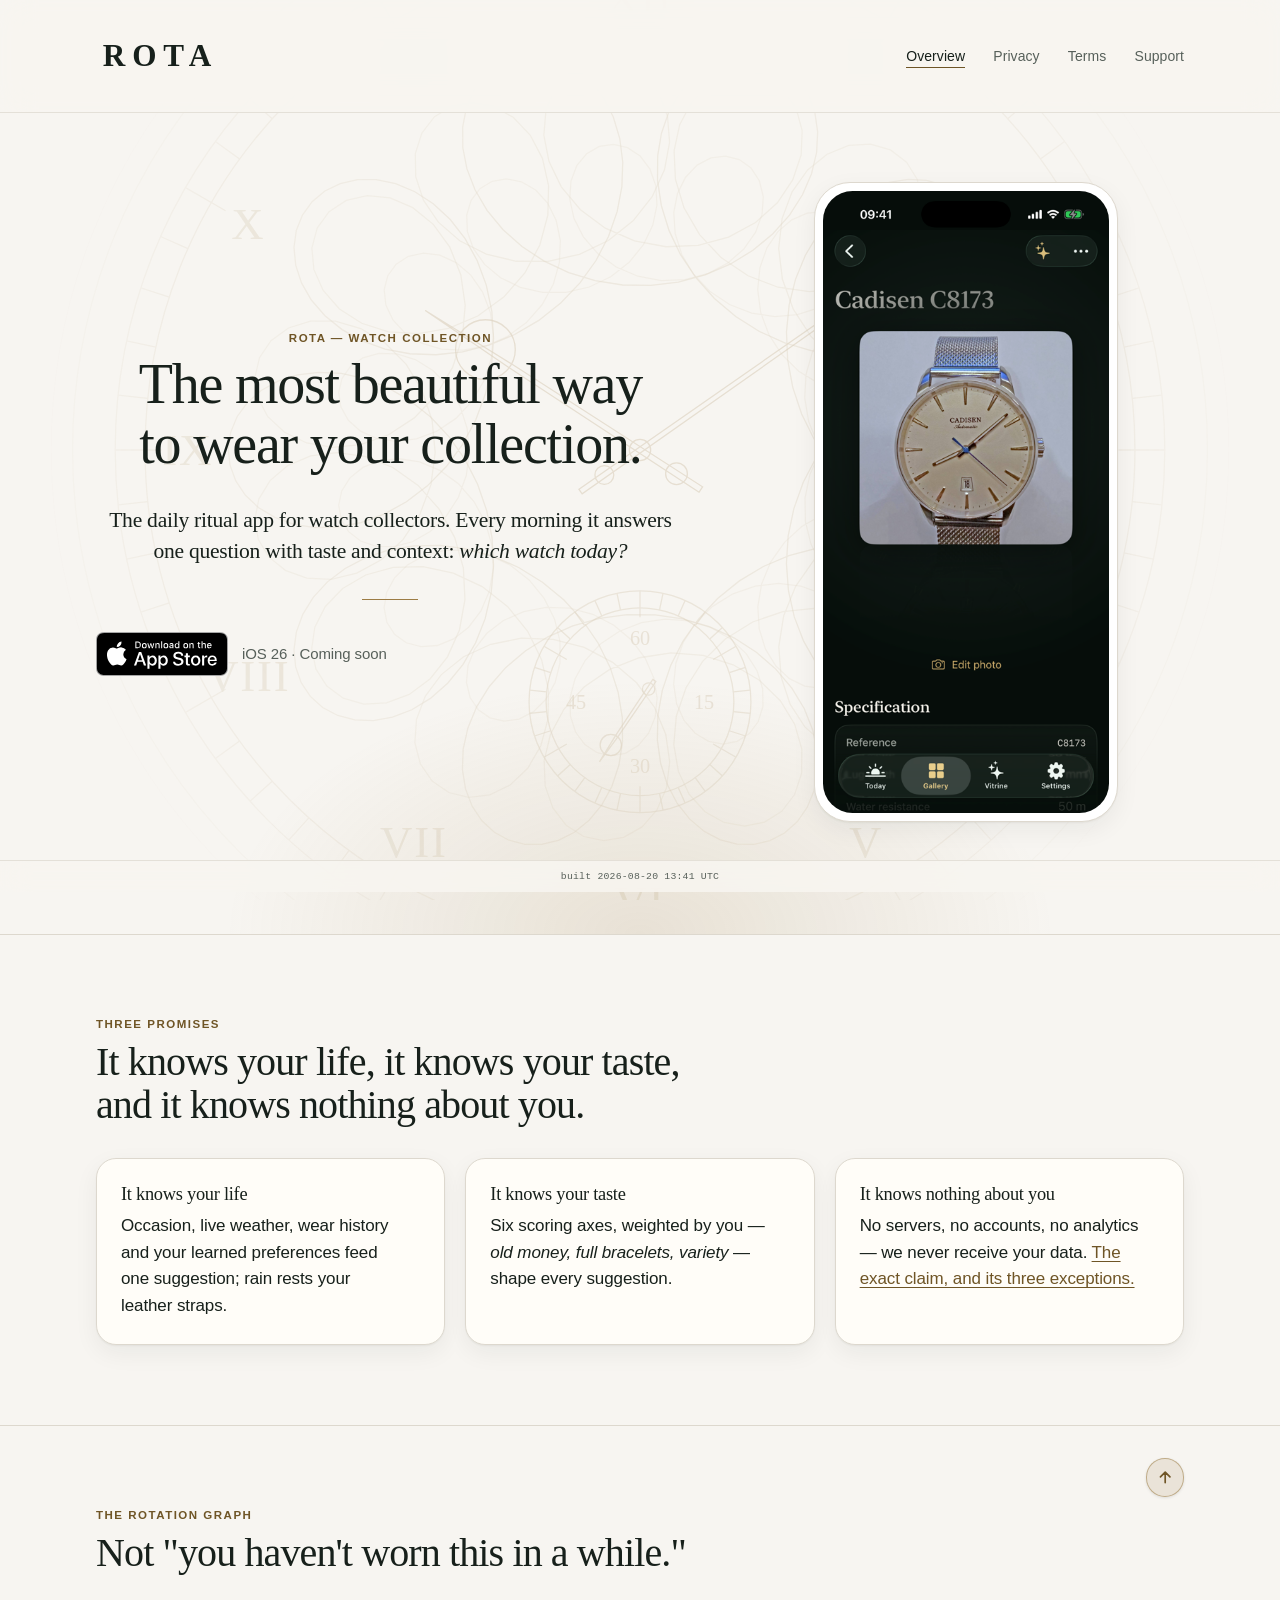
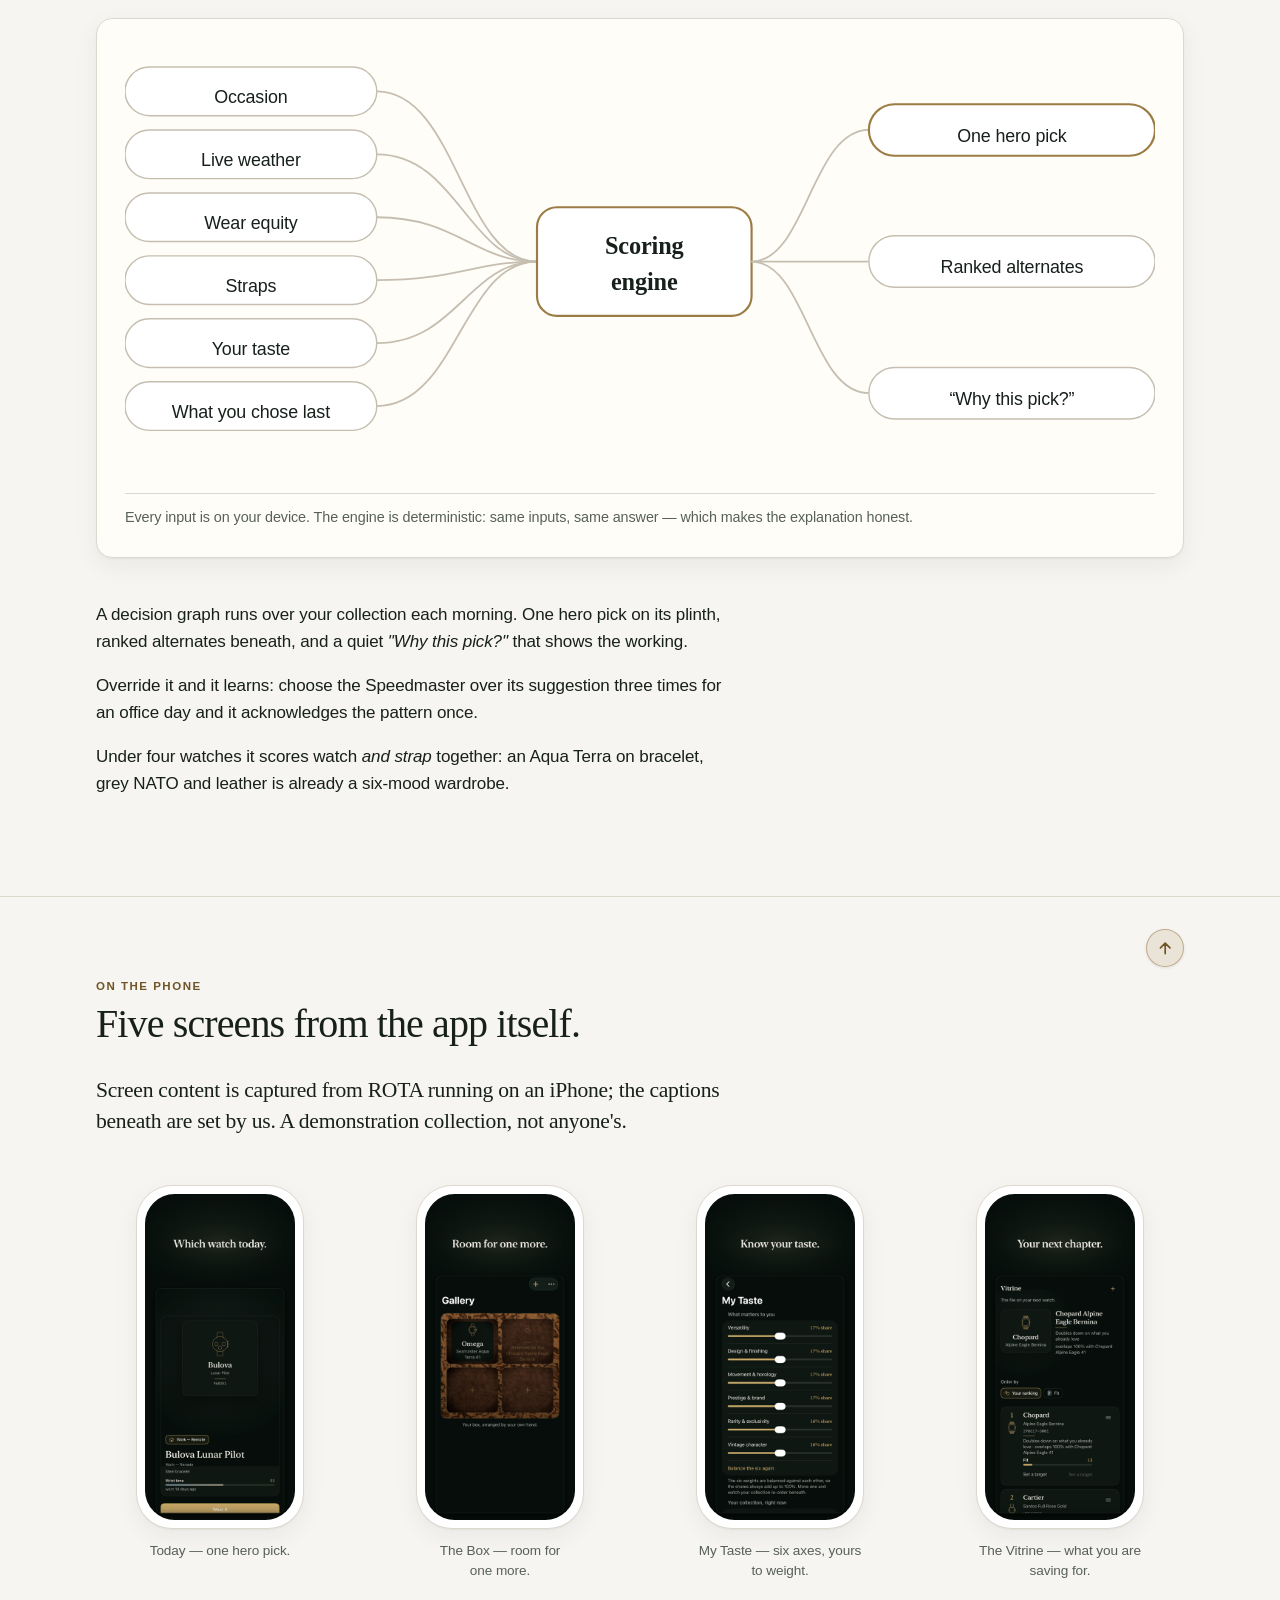
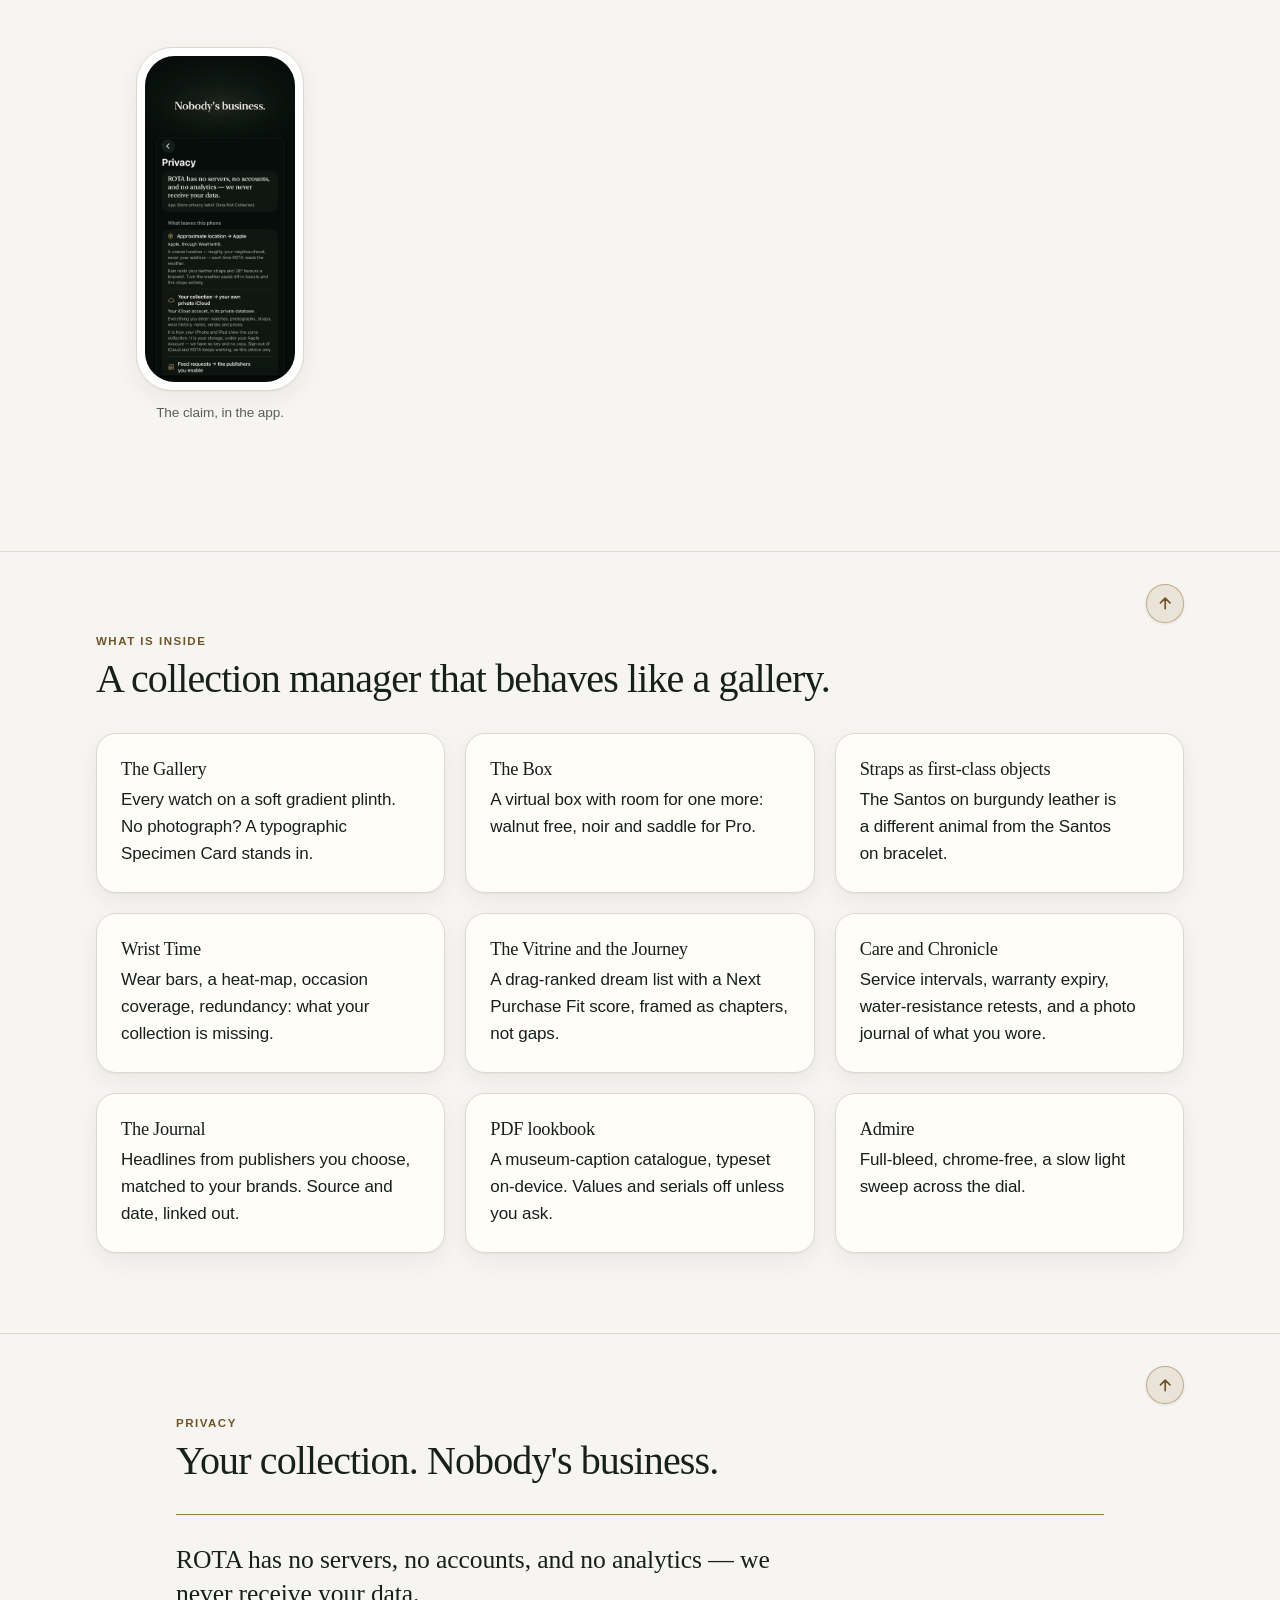
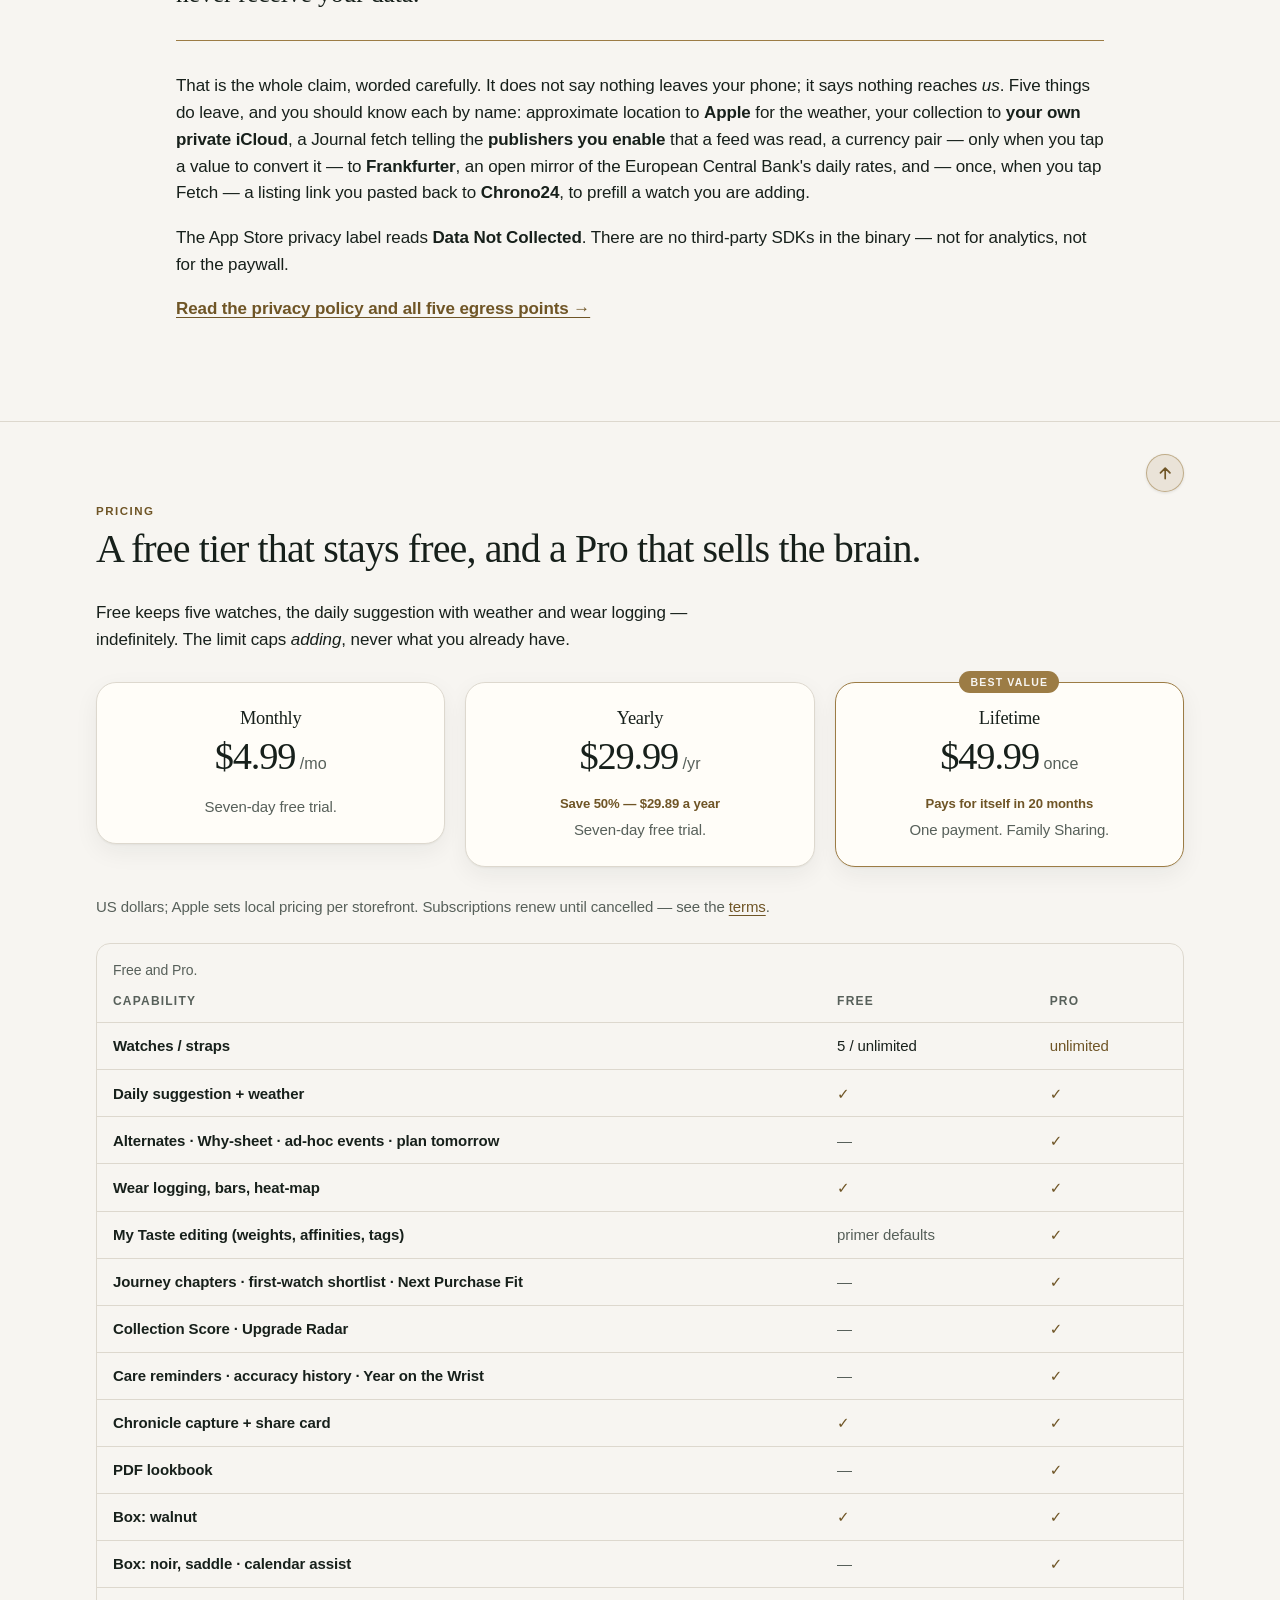
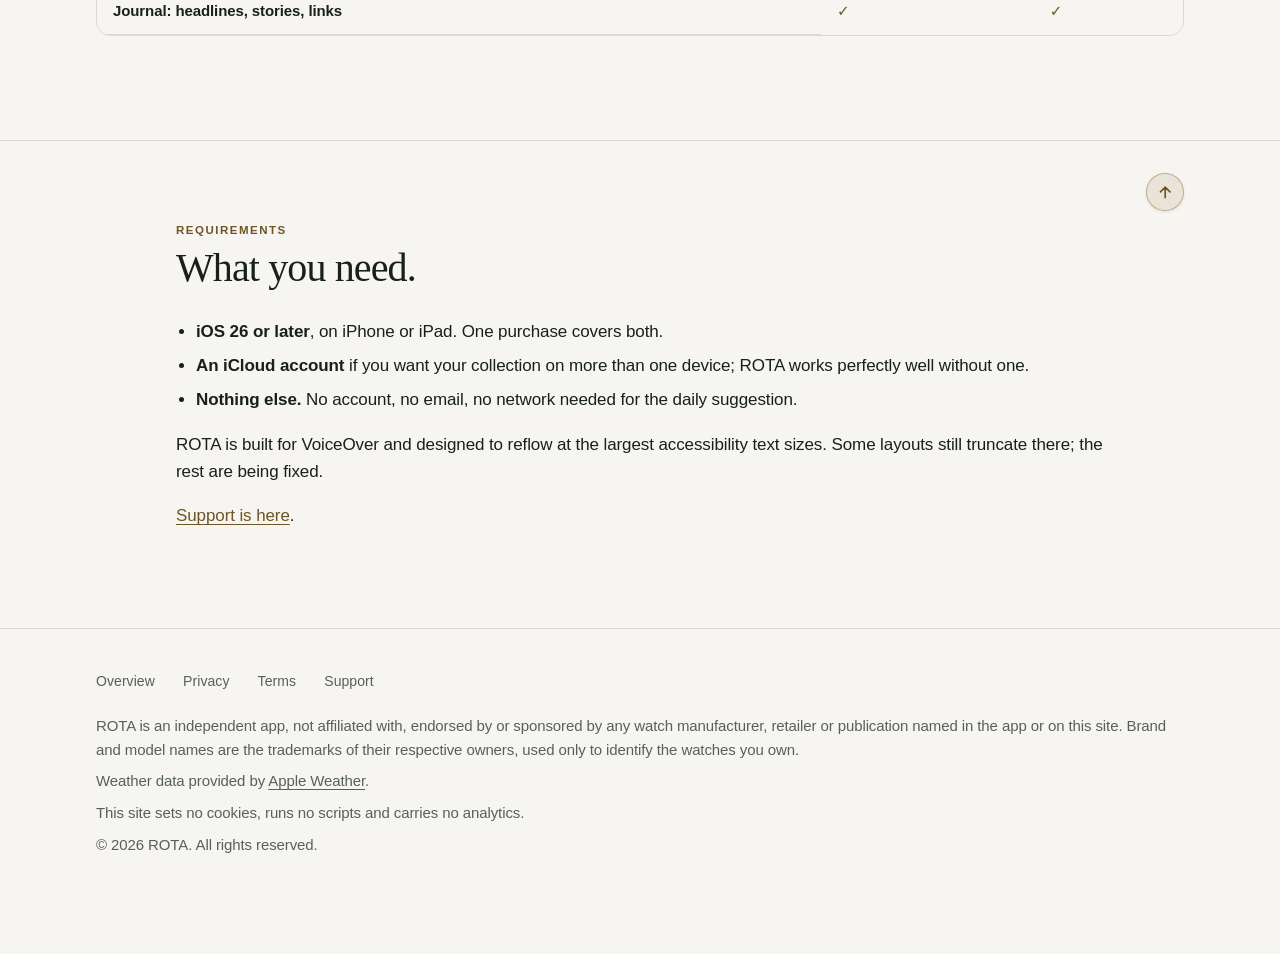
<file: docs/index.html>
<!DOCTYPE html>
<html lang="en">
<head>
<meta charset="utf-8">
<meta name="viewport" content="width=device-width, initial-scale=1">
<title>ROTA — Watch Collection</title>
<meta name="description" content="ROTA is the daily ritual app for watch collectors. Every morning it answers one question with taste and context: which watch today? No servers, no accounts, no analytics.">
<meta name="color-scheme" content="light dark">
<meta name="theme-color" content="#0E1512">
<link rel="stylesheet" href="assets/rota.css?v=20260820134101">
</head>
<body>
<div class="backdrop" aria-hidden="true">
<svg class="guilloche-bg" viewBox="0 0 600 600" aria-hidden="true" focusable="false">
  <g fill="none" stroke="currentColor" stroke-width="0.6" vector-effect="non-scaling-stroke">
    <circle cx="300.0" cy="300.0" r="285" opacity="0.42"/>
    <circle cx="300.0" cy="300.0" r="276" opacity="0.30"/>
    <circle cx="300.0" cy="300.0" r="266" opacity="0.5"/>
    <path d="M285,22 L285,10 A15,15 0 0 1 315,10 L315,22" opacity="0.5"/>
    <rect x="286" y="20" width="28" height="16" rx="4" opacity="0.5"/>
    <circle cx="300" cy="6" r="13" opacity="0.45"/>
    <path d="M493.00,300.00L492.04,292.32L489.17,284.97L484.50,278.28L478.17,272.54L470.38,268.04L461.37,265.01L451.42,263.62L440.84,264.00L429.97,266.24L419.13,270.34L408.67,276.25L398.90,283.87L390.12,293.03L382.59,303.53L376.53,315.11L372.12,327.47L369.46,340.29L368.63,353.26L369.60,366.01L372.33,378.24L376.69,389.61L382.51,399.85L389.55,408.69L397.57,415.93L406.25,421.42L415.28,425.05L424.32,426.78L433.04,426.63L441.12,424.67L448.23,421.05L454.12,415.95L458.52,409.60L461.27,402.29L462.20,394.31L461.25,385.99L458.37,377.68L453.62,369.69L447.09,362.35L438.93,355.97L429.34,350.81L418.57,347.10L406.91,345.02L394.68,344.69L382.19,346.18L369.79,349.50L357.82,354.59L346.58,361.35L336.39,369.60L327.49,379.14L320.10,389.70L314.38,400.98L310.46,412.67L308.38,424.44L308.14,435.94L309.66,446.85L312.83,456.86L317.46,465.67L323.32,473.05L330.15,478.78L337.65,482.72L345.49,484.77L353.34,484.90L360.87,483.13L367.75,479.54L373.67,474.28L378.37,467.53L381.60,459.55L383.19,450.61L382.98,441.01L380.91,431.09L376.96,421.17L371.17,411.60L363.64,402.70L354.53,394.76L344.05,388.04L332.46,382.78L320.03,379.15L307.08,377.27L293.96,377.19L280.99,378.93L268.51,382.43L256.83,387.57L246.25,394.17L237.03,402.03L229.37,410.86L223.43,420.39L219.33,430.29L217.11,440.23L216.76,449.86L218.21,458.87L221.32,466.94L225.90,473.79L231.74,479.18L238.55,482.91L246.04,484.83L253.88,484.85L261.74,482.95L269.27,479.16L276.17,473.56L282.12,466.31L286.85,457.60L290.14,447.68L291.80,436.83L291.70,425.37L289.77,413.61L286.00,401.90L280.42,390.57L273.16,379.95L264.37,370.32L254.27,361.95L243.11,355.07L231.18,349.84L218.81,346.37L206.31,344.74L194.04,344.92L182.33,346.87L171.48,350.46L161.79,355.51L153.50,361.81L146.83,369.08L141.94,377.02L138.91,385.33L137.80,393.66L138.59,401.67L141.19,409.05L145.48,415.48L151.25,420.69L158.28,424.44L166.29,426.53L174.97,426.83L184.00,425.26L193.04,421.78L201.76,416.44L209.84,409.33L216.98,400.60L222.90,390.47L227.38,379.18L230.24,367.01L231.36,354.28L230.67,341.33L228.16,328.48L223.88,316.07L217.95,304.42L210.53,293.83L201.84,284.55L192.14,276.80L181.72,270.74L170.90,266.50L160.02,264.11L149.41,263.58L139.40,264.83L130.30,267.75L122.40,272.14L115.94,277.78L111.13,284.41L108.12,291.71L107.01,299.38L107.82,307.08L110.53,314.47L115.06,321.22L121.27,327.04L128.95,331.65L137.88,334.81L147.76,336.34L158.30,336.09L169.16,334.01L180.02,330.06L190.52,324.29L200.35,316.80L209.22,307.75L216.86,297.35L223.04,285.85L227.59,273.54L230.39,260.74L231.37,247.77L230.54,234.99L227.95,222.71L223.71,211.26L218.01,200.92L211.05,191.96L203.10,184.58L194.46,178.95L185.45,175.17L176.39,173.29L167.63,173.30L159.50,175.11L152.29,178.61L146.30,183.60L141.77,189.85L138.89,197.10L137.80,205.04L138.61,213.34L141.33,221.67L145.93,229.70L152.33,237.09L160.37,243.56L169.85,248.83L180.53,252.66L192.13,254.88L204.34,255.35L216.82,254.01L229.23,250.83L241.25,245.88L252.56,239.25L262.84,231.10L271.86,221.66L279.38,211.18L285.23,199.94L289.29,188.27L291.52,176.50L291.91,164.96L290.52,153.99L287.48,143.90L282.96,134.98L277.19,127.48L270.42,121.61L262.97,117.53L255.14,115.32L247.28,115.04L239.71,116.66L232.77,120.11L226.76,125.25L221.95,131.88L218.60,139.77L216.88,148.65L216.93,158.21L218.85,168.12L222.66,178.05L228.30,187.66L235.70,196.63L244.69,204.65L255.07,211.47L266.59,216.86L278.96,220.62L291.87,222.65L305.00,222.87L317.99,221.27L330.52,217.91L342.28,212.90L352.95,206.40L362.29,198.64L370.09,189.87L376.16,180.38L380.41,170.50L382.78,160.56L383.28,150.89L381.97,141.82L378.99,133.66L374.51,126.71L368.76,121.19L362.02,117.33L354.57,115.26L346.75,115.08L338.88,116.83L331.31,120.47L324.35,125.93L318.31,133.05L313.47,141.65L310.06,151.49L308.27,162.27L308.22,173.71L310.01,185.45L313.64,197.18L319.07,208.55L326.20,219.24L334.88,228.96L344.88,237.43L355.97,244.44L367.85,249.81L380.20,253.42L392.69,255.20L405.00,255.16L416.77,253.35L427.70,249.88L437.49,244.94L445.90,238.74L452.70,231.53L457.74,223.63L460.92,215.34L462.18,207.00L461.54,198.95L459.08,191.51L454.92,184.99L449.26,179.67L442.32,175.80L434.38,173.57L425.74,173.12L416.73,174.55L407.67,177.88L398.91,183.07L390.77,190.05L383.55,198.65L377.52,208.68L372.92,219.89L369.92,231.99L368.66,244.69L369.21,257.64L371.58,270.51L375.72,282.97L381.52,294.69L388.83,305.38L397.43,314.77L407.06,322.65L417.43,328.84L428.23,333.23L439.12,335.77L449.77,336.44L459.84,335.33L469.02,332.54L477.02,328.26L483.60,322.71L488.55,316.15L491.71,308.89L492.98,301.23Z" opacity="0.34"/>
    <path d="M484.00,300.00L482.26,290.64L477.17,282.23L469.12,275.63L458.72,271.58L446.78,270.62L434.20,273.02L421.93,278.83L410.92,287.79L401.97,299.44L395.75,313.07L392.71,327.84L393.03,342.81L396.65,357.02L403.22,369.58L412.18,379.72L422.76,386.86L434.08,390.64L445.18,390.98L455.13,388.05L463.07,382.29L468.30,374.35L470.33,365.04L468.91,355.28L464.05,346.03L456.03,338.21L445.39,332.61L432.83,329.87L419.23,330.37L405.54,334.27L392.70,341.45L381.59,351.52L372.96,363.89L367.35,377.75L365.06,392.21L366.14,406.32L370.36,419.12L377.27,429.81L386.16,437.70L396.21,442.33L406.47,443.51L416.00,441.30L423.90,436.01L429.39,428.20L431.87,418.63L431.00,408.19L426.67,397.81L419.04,388.45L408.54,380.95L395.81,376.04L381.66,374.22L367.01,375.74L352.82,380.61L340.00,388.56L329.37,399.07L321.57,411.43L317.01,424.78L315.85,438.18L317.99,450.67L323.06,461.38L330.46,469.54L339.42,474.61L349.04,476.26L358.37,474.45L366.46,469.38L372.49,461.51L375.77,451.51L375.85,440.22L372.50,428.57L365.77,417.52L355.98,407.96L343.67,400.68L329.59,396.29L314.62,395.15L299.71,397.38L285.80,402.84L273.77,411.10L264.34,421.55L258.01,433.37L255.08,445.65L255.54,457.43L259.15,467.80L265.40,475.93L273.61,481.18L282.90,483.13L292.34,481.59L300.98,476.67L307.93,468.72L312.43,458.32L313.93,446.24L312.09,433.38L306.85,420.70L298.39,409.13L287.17,399.52L273.86,392.56L259.29,388.72L244.37,388.23L230.08,391.07L217.32,396.93L206.89,405.28L199.38,415.38L195.21,426.36L194.48,437.27L197.06,447.16L202.57,455.17L210.38,460.56L219.69,462.81L229.59,461.64L239.13,457.01L247.38,449.17L253.52,438.61L256.90,426.02L257.08,412.26L253.87,398.27L247.36,384.99L237.88,373.33L226.01,364.04L212.51,357.71L198.29,354.68L184.28,355.03L171.44,358.58L160.61,364.90L152.50,373.33L147.58,383.05L146.12,393.13L148.08,402.63L153.18,410.62L160.90,416.32L170.51,419.09L181.14,418.55L191.84,414.56L201.68,407.23L209.76,396.95L215.37,384.35L217.95,370.19L217.21,355.40L213.11,340.93L205.87,327.72L195.99,316.58L184.14,308.19L171.16,303.01L158.00,301.22L145.61,302.77L134.88,307.32L126.59,314.32L121.33,323.01L119.46,332.50L121.06,341.84L125.97,350.10L133.77,356.42L143.80,360.08L155.26,360.60L167.23,357.71L178.75,351.43L188.90,342.03L196.87,330.02L202.04,316.12L203.99,301.20L202.57,286.21L197.89,272.09L190.33,259.73L180.48,249.87L169.12,243.06L157.16,239.63L145.55,239.61L135.23,242.81L127.03,248.74L121.63,256.74L119.48,265.98L120.80,275.51L125.54,284.39L133.38,291.71L143.77,296.70L155.95,298.75L169.05,297.51L182.12,292.86L194.21,284.95L204.46,274.22L212.15,261.28L216.78,246.95L218.06,232.15L215.99,217.83L210.84,204.92L203.10,194.22L193.49,186.39L182.86,181.85L172.16,180.76L162.32,183.03L154.25,188.30L148.69,195.98L146.20,205.29L147.12,215.35L151.49,225.19L159.12,233.88L169.56,240.58L182.14,244.61L196.02,245.49L210.27,243.00L223.94,237.18L236.13,228.33L246.03,217.00L253.05,203.92L256.80,189.97L257.15,176.11L254.26,163.28L248.52,152.35L240.55,144.04L231.16,138.87L221.25,137.14L211.78,138.86L203.68,143.78L197.76,151.42L194.68,161.06L194.86,171.87L198.49,182.90L205.48,193.21L215.49,201.89L227.93,208.19L242.03,211.53L256.91,211.59L271.60,208.27L285.17,201.78L296.77,192.55L305.70,181.24L311.48,168.67L313.87,155.78L312.89,143.52L308.83,132.79L302.22,124.41L293.79,118.97L284.42,116.88L275.04,118.28L266.60,123.03L259.98,130.74L255.91,140.80L254.93,152.42L257.32,164.68L263.11,176.64L272.08,187.36L283.74,196.02L297.40,201.96L312.21,204.72L327.24,204.12L341.52,200.23L354.17,193.37L364.40,184.13L371.65,173.25L375.55,161.63L376.01,150.22L373.21,139.96L367.58,131.70L359.76,126.15L350.57,123.79L340.93,124.90L331.81,129.44L324.10,137.14L318.61,147.48L315.98,159.74L316.60,173.06L320.62,186.48L327.93,199.07L338.14,209.92L350.66,218.32L364.69,223.70L379.33,225.77L393.63,224.46L406.65,220.02L417.55,212.89L425.67,203.77L430.54,193.50L431.96,182.99L429.99,173.22L424.95,165.08L417.39,159.35L408.06,156.62L397.85,157.25L387.71,161.34L378.57,168.73L371.30,179.01L366.61,191.53L365.01,205.49L366.76,219.96L371.85,233.98L380.04,246.64L390.79,257.13L403.41,264.80L417.03,269.24L430.71,270.28L443.49,268.03L454.50,262.85L462.97,255.33L468.36,246.25L470.34,236.51L468.85,227.06L464.10,218.84L456.55,212.69L446.87,209.28L435.89,209.08L424.54,212.31L413.77,218.93L404.50,228.62L397.51,240.84L393.39,254.85L392.53,269.76L395.05,284.63L400.78,298.50L409.33,310.51L420.07,319.95L432.20,326.28L444.79,329.23L456.90,328.79L467.60,325.20L476.07,318.97L481.66,310.79L483.96,301.52Z" opacity="0.24"/>
    <path d="M444.00,300.00L442.73,293.40L439.02,287.48L433.16,282.89L425.58,280.15L416.88,279.65L407.71,281.60L398.76,286.02L390.72,292.75L384.18,301.42L379.62,311.53L377.36,322.47L377.55,333.56L380.13,344.09L384.85,353.42L391.31,360.99L398.94,366.37L407.11,369.31L415.12,369.75L422.28,367.82L427.98,363.82L431.70,358.22L433.09,351.64L431.97,344.72L428.34,338.18L422.41,332.67L414.57,328.78L405.34,326.96L395.34,327.50L385.27,330.50L375.82,335.89L367.63,343.39L361.23,352.54L357.02,362.79L355.23,373.47L355.89,383.88L358.83,393.35L363.71,401.27L370.04,407.16L377.21,410.68L384.53,411.68L391.31,410.21L396.90,406.50L400.74,400.96L402.39,394.13L401.60,386.66L398.29,379.23L392.58,372.55L384.78,367.22L375.35,363.76L364.89,362.55L354.06,363.76L343.57,367.41L334.07,373.29L326.16,381.03L320.31,390.12L316.81,399.92L315.78,409.75L317.15,418.92L320.65,426.78L325.84,432.79L332.17,436.55L338.97,437.82L345.56,436.57L351.25,432.94L355.44,427.27L357.64,420.05L357.49,411.89L354.86,403.46L349.76,395.46L342.44,388.55L333.29,383.29L322.84,380.12L311.76,379.32L300.71,380.96L290.40,384.95L281.44,390.97L274.38,398.57L269.57,407.18L267.23,416.11L267.37,424.67L269.79,432.21L274.14,438.11L279.90,441.91L286.45,443.30L293.12,442.16L299.20,438.56L304.05,432.74L307.13,425.14L308.02,416.31L306.48,406.92L302.47,397.65L296.12,389.18L287.77,382.14L277.89,377.01L267.10,374.16L256.06,373.74L245.48,375.73L236.01,379.92L228.23,385.91L222.59,393.17L219.36,401.07L218.65,408.91L220.35,416.01L224.18,421.74L229.68,425.56L236.27,427.09L243.30,426.13L250.07,422.65L255.91,416.84L260.21,409.04L262.50,399.76L262.47,389.63L259.98,379.33L255.08,369.54L248.03,360.92L239.25,354.03L229.29,349.29L218.80,346.94L208.47,347.05L198.99,349.48L190.98,353.93L184.95,359.90L181.24,366.81L180.05,373.99L181.35,380.73L184.94,386.38L190.44,390.36L197.32,392.21L204.94,391.64L212.62,388.56L219.66,383.06L225.45,375.41L229.43,366.06L231.21,355.58L230.58,344.64L227.51,333.94L222.17,324.14L214.91,315.85L206.21,309.56L196.71,305.60L187.07,304.10L177.99,305.04L170.13,308.15L164.05,313.05L160.18,319.17L158.76,325.87L159.89,332.47L163.42,338.28L169.05,342.67L176.32,345.13L184.63,345.31L193.31,343.01L201.67,338.24L209.03,331.19L214.82,322.26L218.58,311.95L219.99,300.89L218.96,289.78L215.57,279.31L210.08,270.12L202.92,262.74L194.68,257.59L186.01,254.89L177.59,254.68L170.12,256.80L164.19,260.91L160.29,266.53L158.77,273.05L159.78,279.79L163.28,286.05L169.03,291.17L176.64,294.61L185.57,295.91L195.16,294.81L204.74,291.23L213.60,285.30L221.13,277.30L226.81,267.70L230.25,257.10L231.27,246.15L229.86,235.55L226.21,225.98L220.69,218.03L213.80,212.16L206.17,208.68L198.50,207.72L191.46,209.20L185.70,212.86L181.78,218.28L180.10,224.89L180.88,232.05L184.20,239.04L189.88,245.21L197.61,249.93L206.89,252.71L217.13,253.21L227.64,251.25L237.73,246.88L246.74,240.30L254.09,231.93L259.35,222.29L262.24,212.02L262.66,201.81L260.72,192.35L256.71,184.28L251.08,178.12L244.42,174.26L237.38,172.89L230.67,174.03L224.96,177.51L220.83,182.97L218.77,189.89L219.08,197.66L221.91,205.59L227.18,213.00L234.64,219.24L243.88,223.74L254.33,226.10L265.34,226.07L276.22,223.60L286.28,218.82L294.91,212.05L301.61,203.77L306.01,194.58L307.94,185.16L307.43,176.20L304.67,168.36L300.07,162.23L294.14,158.25L287.52,156.71L280.91,157.70L274.97,161.14L270.36,166.73L267.61,174.04L267.09,182.49L269.03,191.41L273.45,200.11L280.18,207.91L288.86,214.22L299.00,218.55L309.97,220.58L321.10,220.17L331.69,217.37L341.09,212.41L348.74,205.73L354.21,197.86L357.24,189.45L357.78,181.20L355.94,173.79L352.04,167.84L346.54,163.86L340.06,162.21L333.24,163.08L326.79,166.45L321.37,172.13L317.57,179.73L315.84,188.73L316.48,198.50L319.59,208.35L325.08,217.60L332.69,225.59L341.97,231.80L352.35,235.82L363.17,237.43L373.74,236.59L383.37,233.47L391.47,228.41L397.54,221.90L401.24,214.55L402.44,207.04L401.16,200.06L397.65,194.28L392.30,190.24L385.66,188.40L378.38,188.99L371.14,192.12L364.64,197.64L359.49,205.27L356.21,214.53L355.18,224.84L356.57,235.52L360.40,245.88L366.48,255.25L374.42,263.05L383.71,268.79L393.72,272.19L403.78,273.12L413.18,271.66L421.28,268.07L427.54,262.78L431.55,256.36L433.08,249.46L432.08,242.77L428.71,236.98L423.30,232.69L416.33,230.40L408.42,230.45L400.23,232.99L392.46,238.00L385.78,245.24L380.75,254.33L377.80,264.71L377.23,275.75L379.10,286.76L383.31,297.05L389.56,305.99L397.40,313.05L406.25,317.86L415.43,320.21L424.26,320.09L432.05,317.69L438.22,313.35L442.30,307.61L443.97,301.07Z" opacity="0.18"/>
    <g opacity="0.5"><circle cx="300.0" cy="300.0" r="232"/><circle cx="300.0" cy="300.0" r="246"/><path d="M300.00,75.70L300.00,54.00M324.25,69.27L325.71,55.35M348.24,73.07L351.15,59.38M371.69,79.35L376.02,66.04M394.36,88.06L400.06,75.27M412.15,105.75L423.00,86.96M436.37,112.31L444.60,100.98M455.24,127.59L464.61,117.19M472.41,144.76L482.81,135.39M487.69,163.63L499.02,155.40M494.25,187.85L513.04,177.00M511.94,205.64L524.73,199.94M520.65,228.31L533.96,223.98M526.93,251.76L540.62,248.85M530.73,275.75L544.65,274.29M524.30,300.00L546.00,300.00M530.73,324.25L544.65,325.71M526.93,348.24L540.62,351.15M520.65,371.69L533.96,376.02M511.94,394.36L524.73,400.06M494.25,412.15L513.04,423.00M487.69,436.37L499.02,444.60M472.41,455.24L482.81,464.61M455.24,472.41L464.61,482.81M436.37,487.69L444.60,499.02M412.15,494.25L423.00,513.04M394.36,511.94L400.06,524.73M371.69,520.65L376.02,533.96M348.24,526.93L351.15,540.62M324.25,530.73L325.71,544.65M300.00,524.30L300.00,546.00M275.75,530.73L274.29,544.65M251.76,526.93L248.85,540.62M228.31,520.65L223.98,533.96M205.64,511.94L199.94,524.73M187.85,494.25L177.00,513.04M163.63,487.69L155.40,499.02M144.76,472.41L135.39,482.81M127.59,455.24L117.19,464.61M112.31,436.37L100.98,444.60M105.75,412.15L86.96,423.00M88.06,394.36L75.27,400.06M79.35,371.69L66.04,376.02M73.07,348.24L59.38,351.15M69.27,324.25L55.35,325.71M75.70,300.00L54.00,300.00M69.27,275.75L55.35,274.29M73.07,251.76L59.38,248.85M79.35,228.31L66.04,223.98M88.06,205.64L75.27,199.94M105.75,187.85L86.96,177.00M112.31,163.63L100.98,155.40M127.59,144.76L117.19,135.39M144.76,127.59L135.39,117.19M163.63,112.31L155.40,100.98M187.85,105.75L177.00,86.96M205.64,88.06L199.94,75.27M228.31,79.35L223.98,66.04M251.76,73.07L248.85,59.38M275.75,69.27L274.29,55.35"/></g>
    <g class="dial-romans" stroke="none" fill="currentColor" opacity="0.66"><text x="300.00" y="88.00">XII</text><text x="406.00" y="116.40">I</text><text x="483.60" y="194.00">II</text><text x="512.00" y="300.00">III</text><text x="483.60" y="406.00">IV</text><text x="406.00" y="483.60">V</text><text x="300.00" y="512.00">VI</text><text x="194.00" y="483.60">VII</text><text x="116.40" y="406.00">VIII</text><text x="88.00" y="300.00">IX</text><text x="116.40" y="194.00">X</text><text x="194.00" y="116.40">XI</text></g>
    <g opacity="0.44"><circle cx="300.0" cy="418.0" r="44"/><circle cx="300.0" cy="418.0" r="52"/><path d="M300.00,378.40L300.00,366.00M309.15,374.96L310.81,367.14M317.90,377.80L321.15,370.50M325.86,382.40L330.56,375.93M332.70,388.56L338.64,383.21M334.29,398.20L345.03,392.00M341.85,404.40L349.45,401.93M343.76,413.40L351.72,412.56M343.76,422.60L351.72,423.44M341.85,431.60L349.45,434.07M334.29,437.80L345.03,444.00M332.70,447.44L338.64,452.79M325.86,453.60L330.56,460.07M317.90,458.20L321.15,465.50M309.15,461.04L310.81,468.86M300.00,457.60L300.00,470.00M290.85,461.04L289.19,468.86M282.10,458.20L278.85,465.50M274.14,453.60L269.44,460.07M267.30,447.44L261.36,452.79M265.71,437.80L254.97,444.00M258.15,431.60L250.55,434.07M256.24,422.60L248.28,423.44M256.24,413.40L248.28,412.56M258.15,404.40L250.55,401.93M265.71,398.20L254.97,392.00M267.30,388.56L261.36,383.21M274.14,382.40L269.44,375.93M282.10,377.80L278.85,370.50M290.85,374.96L289.19,367.14"/></g>
    <g class="dial-subs" stroke="none" fill="currentColor" opacity="0.5"><text x="300.0" y="388.0">60</text><text x="330.0" y="418.0">15</text><text x="300.0" y="448.0">30</text><text x="270.0" y="418.0">45</text></g>
    <g opacity="0.5"><path d="M307.41,408.53L289.61,434.49L280.99,446.19L288.60,433.81L306.01,407.58Z"/><circle cx="286.31" cy="438.29" r="5"/><circle cx="304.03" cy="412.03" r="2.89"/></g>
    <g opacity="0.6"><path d="M327.70,319.78L238.69,261.47L199.36,234.64L239.87,259.66L329.33,317.26Z"/><circle cx="227.54" cy="252.94" r="14"/><circle cx="317.11" cy="311.11" r="5.10"/><path d="M271.40,318.44L395.43,232.03L445.81,197.90L396.51,233.57L272.89,320.57Z"/><circle cx="404.98" cy="226.49" r="11"/><circle cx="283.29" cy="311.70" r="4.42"/><circle cx="300.0" cy="300.0" r="5"/></g>
  </g>
</svg>
</div>

<a class="skip" href="#main">Skip to content</a>

<header class="masthead">
  <div class="wrap">
    <a class="wordmark" href="./">ROTA</a>
    <nav class="nav" aria-label="Primary">
      <a href="./" aria-current="page">Overview</a>
      <a href="privacy/">Privacy</a>
      <a href="terms/">Terms</a>
      <a href="support/">Support</a>
    </nav>
  </div>
</header>

<main id="main">

  <div class="hero">
<div class="wrap hero-grid">
      <div class="hero-copy">
        <p class="eyebrow">ROTA — watch collection</p>
        <h1 class="hero-h1">The most beautiful way<br>to wear your collection.</h1>
        <p class="lede">The daily ritual app for watch collectors. Every morning it answers one
          question with taste and context: <em>which watch today?</em></p>
        <hr class="rule-gold">
        <!-- Apple's official badge artwork, served from this origin (no CDN — see
             README). Not yet a link: the badge gets its App Store URL the day the
             listing is live, and Apple's badge guidelines want it linked to a real
             product page, not a placeholder. -->
        <p class="store-badge-row">
          <img class="store-badge" src="assets/download-on-the-app-store.svg"
               alt="Download on the App Store" width="120" height="40"
               loading="eager" decoding="async">
          <span class="small">iOS 26 · Coming soon</span>
        </p>
      </div>
      <div class="hero-shot">
        <div class="device" role="img"
             aria-label="A watch page: the owner's own photograph of their watch, large on its plinth, above the specification sheet.">
          <img src="assets/shots/06-watch.png" width="440" height="956" alt="" loading="eager" decoding="async">
        </div>
      </div>
    </div>
  </div>

  <section id="promises" aria-labelledby="promises-h">
    <div class="wrap">
      <p class="eyebrow">Three promises</p>
      <h2 id="promises-h">It knows your life, it knows your taste,<br>and it knows nothing about you.</h2>
      <div class="grid">
        <div class="card">
          <h3>It knows your life</h3>
          <p>Occasion, live weather, wear history and your learned preferences feed one
            suggestion; rain rests your leather straps.</p>
        </div>
        <div class="card">
          <h3>It knows your taste</h3>
          <p>Six scoring axes, weighted by you — <em>old money, full bracelets, variety</em>
            — shape every suggestion.</p>
        </div>
        <div class="card">
          <h3>It knows nothing about you</h3>
          <p>No servers, no accounts, no analytics — we never receive your data.
            <a href="privacy/">The exact claim, and its three exceptions.</a></p>
        </div>
      </div>
    </div>
  </section>

  <section id="rotation" aria-labelledby="rotation-h">
<a class="section-up" href="#promises" aria-label="Back to the previous section" title="Previous section"><svg viewBox="0 0 24 24" aria-hidden="true" focusable="false"><path d="M12 19V6M12 5.5l-6.2 6.2M12 5.5l6.2 6.2"/></svg></a>
<div class="wrap">
      <p class="eyebrow">The rotation graph</p>
      <h2 id="rotation-h">Not "you haven't worn this in a while."</h2>

      <figure class="diagram">
        <svg viewBox="0 0 720 300" role="img" aria-labelledby="rg-t rg-d">
          <title id="rg-t">How ROTA reaches one suggestion</title>
          <desc id="rg-d">Six inputs — occasion, weather, wear equity, straps, your taste and
            last time — feed a scoring engine, which produces one hero pick plus ranked
            alternates and a Why this pick explanation.</desc>
          <g class="dg-in">
            <g transform="translate(0,14)"><rect width="176" height="34" rx="17"/><text x="88" y="22">Occasion</text></g>
            <g transform="translate(0,58)"><rect width="176" height="34" rx="17"/><text x="88" y="22">Live weather</text></g>
            <g transform="translate(0,102)"><rect width="176" height="34" rx="17"/><text x="88" y="22">Wear equity</text></g>
            <g transform="translate(0,146)"><rect width="176" height="34" rx="17"/><text x="88" y="22">Straps</text></g>
            <g transform="translate(0,190)"><rect width="176" height="34" rx="17"/><text x="88" y="22">Your taste</text></g>
            <g transform="translate(0,234)"><rect width="176" height="34" rx="17"/><text x="88" y="22">What you chose last</text></g>
          </g>
          <g class="dg-wire" fill="none">
            <path d="M176 31 C 232 31, 236 150, 288 150"/>
            <path d="M176 75 C 232 75, 240 150, 288 150"/>
            <path d="M176 119 C 232 119, 244 150, 288 150"/>
            <path d="M176 163 C 232 163, 244 150, 288 150"/>
            <path d="M176 207 C 232 207, 240 150, 288 150"/>
            <path d="M176 251 C 232 251, 236 150, 288 150"/>
          </g>
          <g class="dg-core">
            <rect x="288" y="112" width="150" height="76" rx="14"/>
            <text x="363" y="141">Scoring</text>
            <text x="363" y="166">engine</text>
          </g>
          <g class="dg-wire" fill="none">
            <path d="M438 150 C 476 150, 480 58, 520 58"/>
            <path d="M438 150 C 476 150, 480 150, 520 150"/>
            <path d="M438 150 C 476 150, 480 242, 520 242"/>
          </g>
          <g class="dg-out">
            <g transform="translate(520,40)"><rect width="200" height="36" rx="18" class="dg-hero"/><text x="100" y="23">One hero pick</text></g>
            <g transform="translate(520,132)"><rect width="200" height="36" rx="18"/><text x="100" y="23">Ranked alternates</text></g>
            <g transform="translate(520,224)"><rect width="200" height="36" rx="18"/><text x="100" y="23">“Why this pick?”</text></g>
          </g>
        </svg>
        <figcaption>Every input is on your device. The engine is deterministic: same inputs,
          same answer — which makes the explanation honest.</figcaption>
      </figure>

      <div class="prose">
        <p>A decision graph runs over your collection each morning. One hero pick on its
          plinth, ranked alternates beneath, and a quiet <em>"Why this pick?"</em> that shows
          the working.</p>
        <p>Override it and it learns: choose the Speedmaster over its suggestion three
          times for an office day and it acknowledges the pattern once.</p>
        <p>Under four watches it scores watch <em>and strap</em> together: an Aqua Terra on
          bracelet, grey NATO and leather is already a six-mood wardrobe.</p>
      </div>
    </div>
  </section>

  <section id="screens" aria-labelledby="screens-h">
<a class="section-up" href="#rotation" aria-label="Back to the previous section" title="Previous section"><svg viewBox="0 0 24 24" aria-hidden="true" focusable="false"><path d="M12 19V6M12 5.5l-6.2 6.2M12 5.5l6.2 6.2"/></svg></a>
<div class="wrap">
      <p class="eyebrow">On the phone</p>
      <h2 id="screens-h">Five screens from the app itself.</h2>
      <p class="lede">Screen content is captured from ROTA running on an iPhone; the
        captions beneath are set by us. A demonstration collection, not anyone's.</p>
      <ul class="shots">
        <li>
          <figure>
            <div class="device"><img src="assets/shots/01-today.png" width="440" height="956"
                 alt="The Today screen: a Bulova Lunar Pilot on a plinth, tagged Work — Remote, with wear history and a Wear it button." loading="lazy" decoding="async"></div>
            <figcaption>Today — one hero pick.</figcaption>
          </figure>
        </li>
        <li>
          <figure>
            <div class="device"><img src="assets/shots/02-box.png" width="440" height="956"
                 alt="The Box: a virtual watch box with filled slots and one empty cushion." loading="lazy" decoding="async"></div>
            <figcaption>The Box — room for one more.</figcaption>
          </figure>
        </li>
        <li>
          <figure>
            <div class="device"><img src="assets/shots/03-taste.png" width="440" height="956"
                 alt="My Taste: six scoring axes with sliders the owner tunes." loading="lazy" decoding="async"></div>
            <figcaption>My Taste — six axes, yours to weight.</figcaption>
          </figure>
        </li>
        <li>
          <figure>
            <div class="device"><img src="assets/shots/04-vitrine.png" width="440" height="956"
                 alt="The Vitrine: a ranked dream list with target budgets." loading="lazy" decoding="async"></div>
            <figcaption>The Vitrine — what you are saving for.</figcaption>
          </figure>
        </li>
        <li>
          <figure>
            <div class="device"><img src="assets/shots/05-privacy.png" width="440" height="956"
                 alt="The privacy manifesto screen, naming each thing that leaves the device." loading="lazy" decoding="async"></div>
            <figcaption>The claim, in the app.</figcaption>
          </figure>
        </li>
      </ul>
    </div>
  </section>

  <section id="features" aria-labelledby="features-h">
<a class="section-up" href="#screens" aria-label="Back to the previous section" title="Previous section"><svg viewBox="0 0 24 24" aria-hidden="true" focusable="false"><path d="M12 19V6M12 5.5l-6.2 6.2M12 5.5l6.2 6.2"/></svg></a>
<div class="wrap">
      <p class="eyebrow">What is inside</p>
      <h2 id="features-h">A collection manager that behaves like a gallery.</h2>
      <div class="grid">
        <div class="card">
          <h3>The Gallery</h3>
          <p>Every watch on a soft gradient plinth. No photograph? A typographic Specimen
            Card stands in.</p>
        </div>
        <div class="card">
          <h3>The Box</h3>
          <p>A virtual box with room for one more: walnut free, noir and saddle for Pro.</p>
        </div>
        <div class="card">
          <h3>Straps as first-class objects</h3>
          <p>The Santos on burgundy leather is a different animal from the Santos on
            bracelet.</p>
        </div>
        <div class="card">
          <h3>Wrist Time</h3>
          <p>Wear bars, a heat-map, occasion coverage, redundancy: what your collection is
            missing.</p>
        </div>
        <div class="card">
          <h3>The Vitrine and the Journey</h3>
          <p>A drag-ranked dream list with a Next Purchase Fit score, framed as chapters,
            not gaps.</p>
        </div>
        <div class="card">
          <h3>Care and Chronicle</h3>
          <p>Service intervals, warranty expiry, water-resistance retests, and a photo
            journal of what you wore.</p>
        </div>
        <div class="card">
          <h3>The Journal</h3>
          <p>Headlines from publishers you choose, matched to your brands. Source and date,
            linked out.</p>
        </div>
        <div class="card">
          <h3>PDF lookbook</h3>
          <p>A museum-caption catalogue, typeset on-device. Values and serials off unless
            you ask.</p>
        </div>
        <div class="card">
          <h3>Admire</h3>
          <p>Full-bleed, chrome-free, a slow light sweep across the dial.</p>
        </div>
      </div>
    </div>
  </section>

  <section id="privacy" aria-labelledby="privacy-h">
<a class="section-up" href="#features" aria-label="Back to the previous section" title="Previous section"><svg viewBox="0 0 24 24" aria-hidden="true" focusable="false"><path d="M12 19V6M12 5.5l-6.2 6.2M12 5.5l6.2 6.2"/></svg></a>
<div class="wrap prose">
      <p class="eyebrow">Privacy</p>
      <h2 id="privacy-h">Your collection. Nobody's business.</h2>
      <div class="claim">
        <p>ROTA has no servers, no accounts, and no analytics — we never receive your data.</p>
      </div>
      <p>That is the whole claim, worded carefully. It does not say nothing leaves your
        phone; it says nothing reaches <em>us</em>. Five things do leave, and you should
        know each by name: approximate location to <strong>Apple</strong> for the weather,
        your collection to <strong>your own private iCloud</strong>, a Journal fetch
        telling the <strong>publishers you enable</strong> that a feed was read, a
        currency pair — only when you tap a value to convert it — to
        <strong>Frankfurter</strong>, an open mirror of the European Central Bank's daily
        rates, and — once, when you tap Fetch — a listing link you pasted back to
        <strong>Chrono24</strong>, to prefill a watch you are adding.</p>
      <p>The App Store privacy label reads <strong>Data Not Collected</strong>. There are no
        third-party SDKs in the binary — not for analytics, not for the paywall.</p>
      <p><a href="privacy/"><strong>Read the privacy policy and all five egress
        points →</strong></a></p>
    </div>
  </section>

  <section id="pricing" aria-labelledby="pricing-h">
<a class="section-up" href="#privacy" aria-label="Back to the previous section" title="Previous section"><svg viewBox="0 0 24 24" aria-hidden="true" focusable="false"><path d="M12 19V6M12 5.5l-6.2 6.2M12 5.5l6.2 6.2"/></svg></a>
<div class="wrap">
      <p class="eyebrow">Pricing</p>
      <h2 id="pricing-h">A free tier that stays free, and a Pro that sells the brain.</h2>
      <div class="prose">
        <p>Free keeps five watches, the daily suggestion with weather and wear logging —
          indefinitely. The limit caps <em>adding</em>, never what you already have.</p>
      </div>
      <div class="plans">
        <div class="card card-price">
          <h3>Monthly</h3>
          <p><span class="price">$4.99<small> /mo</small></span></p>
          <p class="small">Seven-day free trial.</p>
        </div>
        <div class="card card-price">
          <h3>Yearly</h3>
          <p><span class="price">$29.99<small> /yr</small></span></p>
          <p class="plan-save">Save 50% — $29.89 a year</p>
          <p class="small">Seven-day free trial.</p>
        </div>
        <div class="card card-price card-featured">
          <p class="plan-flag">Best value</p>
          <h3>Lifetime</h3>
          <p><span class="price">$49.99<small> once</small></span></p>
          <p class="plan-save">Pays for itself in 20 months</p>
          <p class="small">One payment. Family Sharing.</p>
        </div>
      </div>
      <p class="small">US dollars; Apple sets local pricing per storefront. Subscriptions
        renew until cancelled — see the <a href="terms/">terms</a>.</p>

      <div class="table-scroll">
        <table>
          <caption>Free and Pro.</caption>
          <thead>
            <tr><th scope="col">Capability</th><th scope="col">Free</th><th scope="col">Pro</th></tr>
          </thead>
          <tbody>
            <tr><th scope="row">Watches / straps</th><td>5 / unlimited</td><td class="yes">unlimited</td></tr>
            <tr><th scope="row">Daily suggestion + weather</th><td class="yes">✓</td><td class="yes">✓</td></tr>
            <tr><th scope="row">Alternates · Why-sheet · ad-hoc events · plan tomorrow</th><td class="no">—</td><td class="yes">✓</td></tr>
            <tr><th scope="row">Wear logging, bars, heat-map</th><td class="yes">✓</td><td class="yes">✓</td></tr>
            <tr><th scope="row">My Taste editing (weights, affinities, tags)</th><td class="no">primer defaults</td><td class="yes">✓</td></tr>
            <tr><th scope="row">Journey chapters · first-watch shortlist · Next Purchase Fit</th><td class="no">—</td><td class="yes">✓</td></tr>
            <tr><th scope="row">Collection Score · Upgrade Radar</th><td class="no">—</td><td class="yes">✓</td></tr>
            <tr><th scope="row">Care reminders · accuracy history · Year on the Wrist</th><td class="no">—</td><td class="yes">✓</td></tr>
            <tr><th scope="row">Chronicle capture + share card</th><td class="yes">✓</td><td class="yes">✓</td></tr>
            <tr><th scope="row">PDF lookbook</th><td class="no">—</td><td class="yes">✓</td></tr>
            <tr><th scope="row">Box: walnut</th><td class="yes">✓</td><td class="yes">✓</td></tr>
            <tr><th scope="row">Box: noir, saddle · calendar assist</th><td class="no">—</td><td class="yes">✓</td></tr>
            <tr><th scope="row">Journal: headlines, stories, links</th><td class="yes">✓</td><td class="yes">✓</td></tr>
          </tbody>
        </table>
      </div>
    </div>
  </section>

  <section id="requirements" aria-labelledby="requirements-h">
<a class="section-up" href="#pricing" aria-label="Back to the previous section" title="Previous section"><svg viewBox="0 0 24 24" aria-hidden="true" focusable="false"><path d="M12 19V6M12 5.5l-6.2 6.2M12 5.5l6.2 6.2"/></svg></a>
<div class="wrap prose">
      <p class="eyebrow">Requirements</p>
      <h2 id="requirements-h">What you need.</h2>
      <ul>
        <li><strong>iOS 26 or later</strong>, on iPhone or iPad. One purchase covers both.</li>
        <li><strong>An iCloud account</strong> if you want your collection on more than one
          device; ROTA works perfectly well without one.</li>
        <li><strong>Nothing else.</strong> No account, no email, no network needed for the
          daily suggestion.</li>
      </ul>
      <p>ROTA is built for VoiceOver and designed to reflow at the largest accessibility text sizes. Some layouts still truncate there; the rest are being fixed.</p>
      <p><a href="support/">Support is here</a>.</p>
    </div>
  </section>

</main>

<footer class="foot">
  <div class="wrap">
    <nav class="nav" aria-label="Footer">
      <a href="./">Overview</a>
      <a href="privacy/">Privacy</a>
      <a href="terms/">Terms</a>
      <a href="support/">Support</a>
    </nav>
    <p>ROTA is an independent app, not affiliated with, endorsed by or sponsored by any
      watch manufacturer, retailer or publication named in the app or on this site. Brand
      and model names are the trademarks of their respective owners, used only to identify
      the watches you own.</p>
    <p>Weather data provided by <a href="https://weatherkit.apple.com/legal-attribution.html">Apple Weather</a>.</p>
    <p>This site sets no cookies, runs no scripts and carries no analytics.</p>
    <p>© 2026 ROTA. All rights reserved.</p>
  </div>
  <p class="buildstamp"><span class="mono">built 2026-08-20 13:41 UTC</span></p>
</footer>

</body>
</html>
</file>
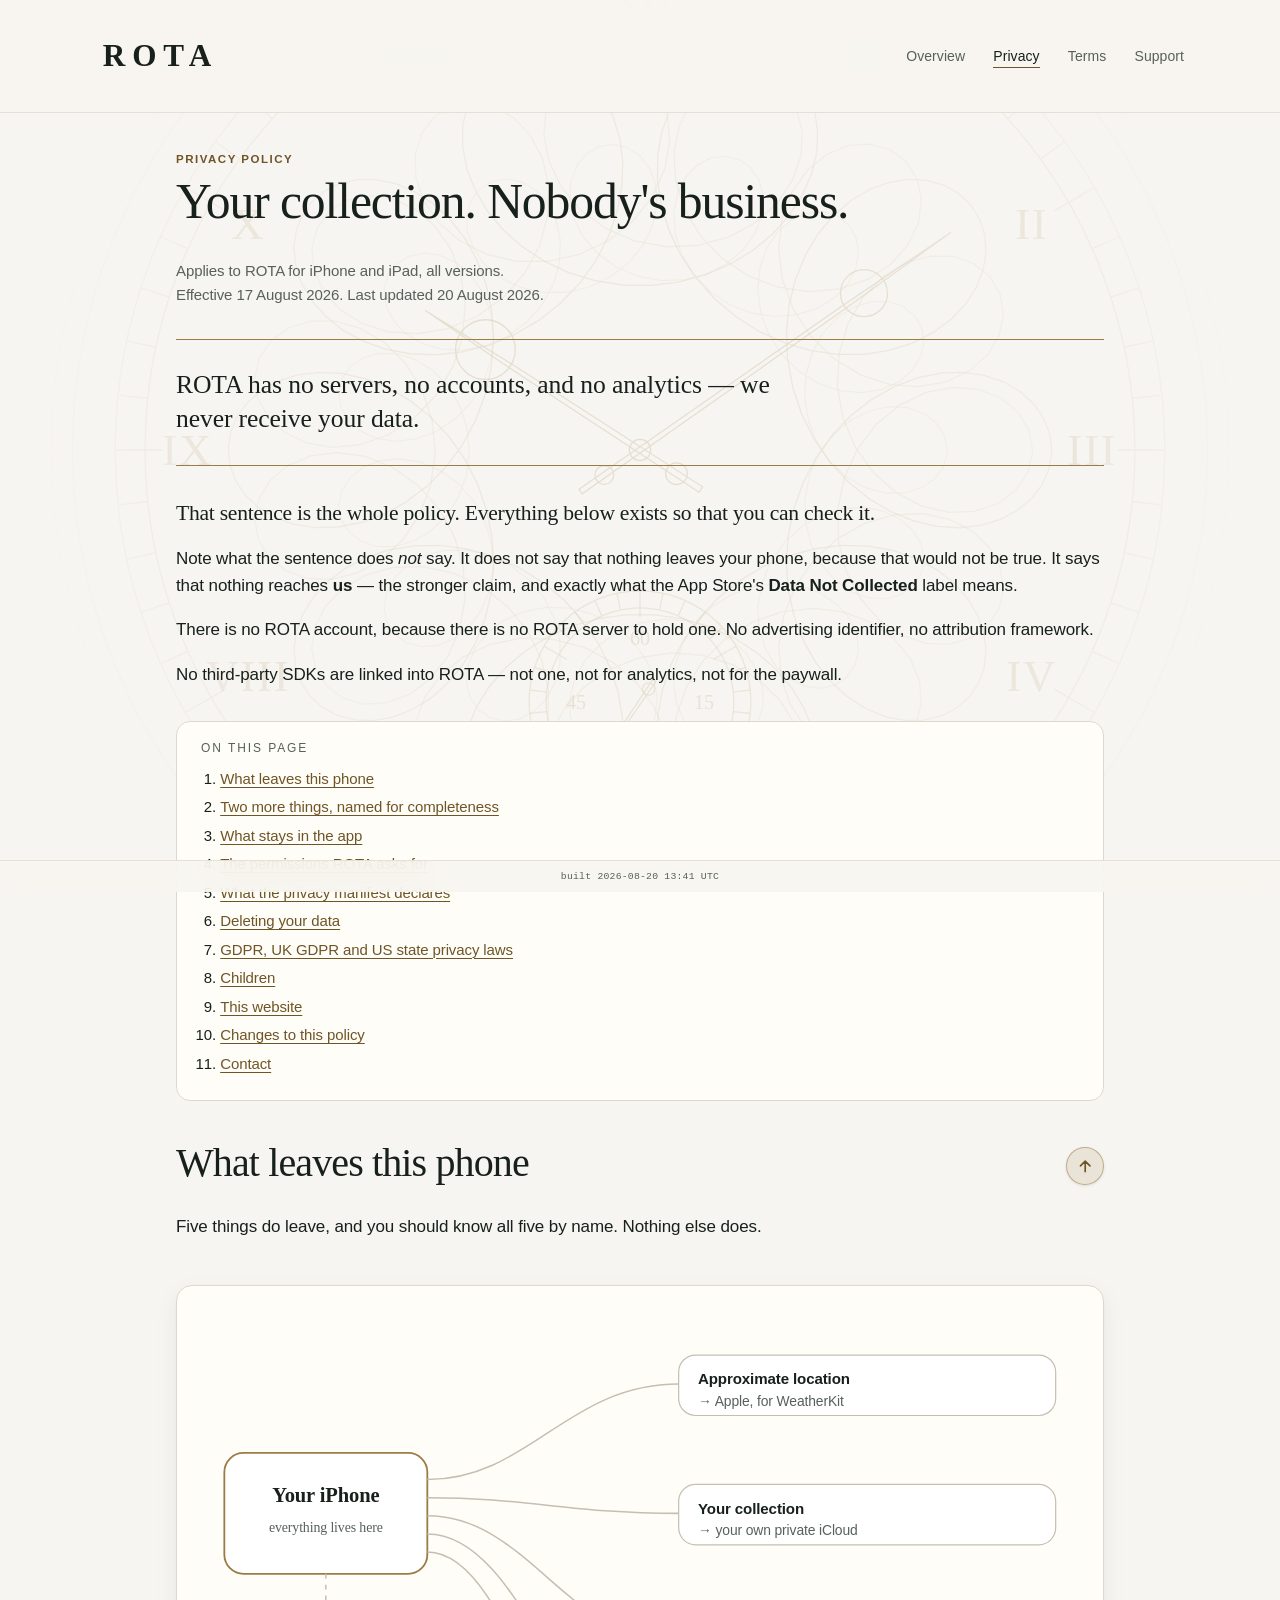
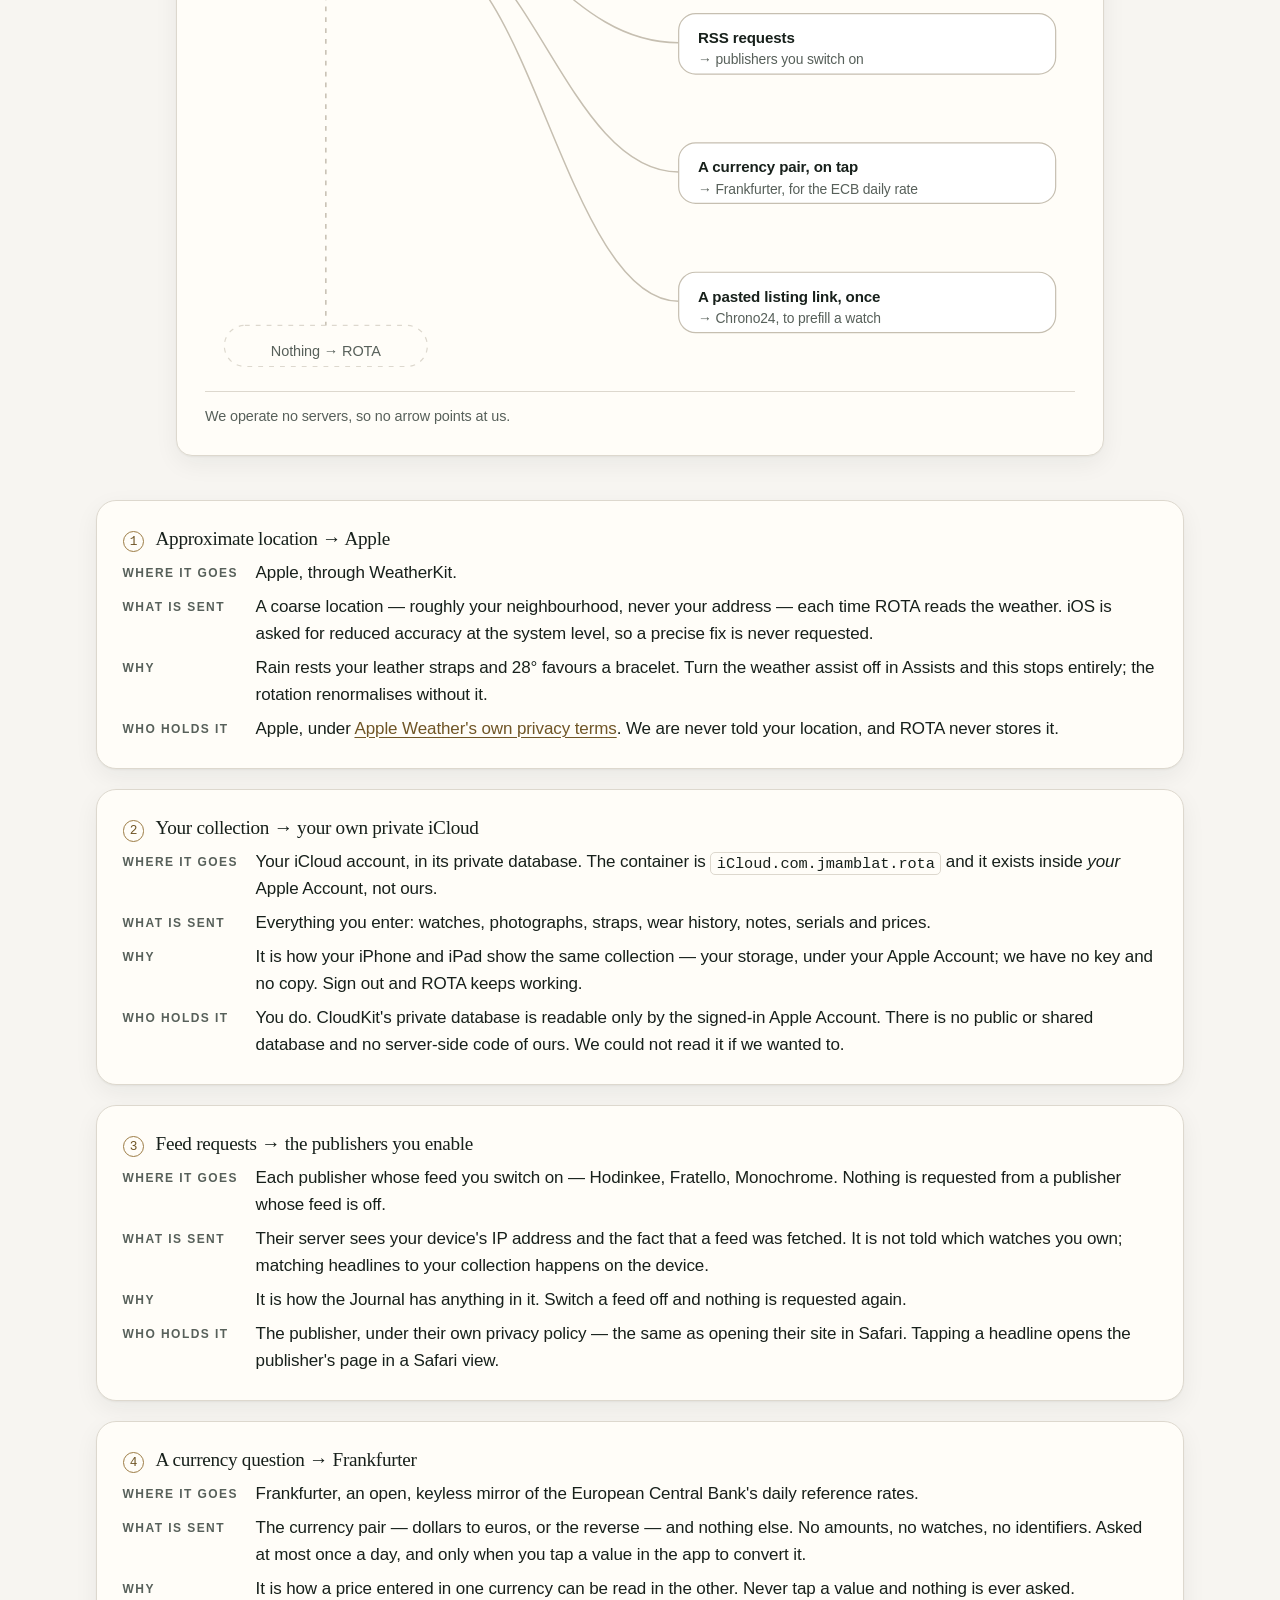
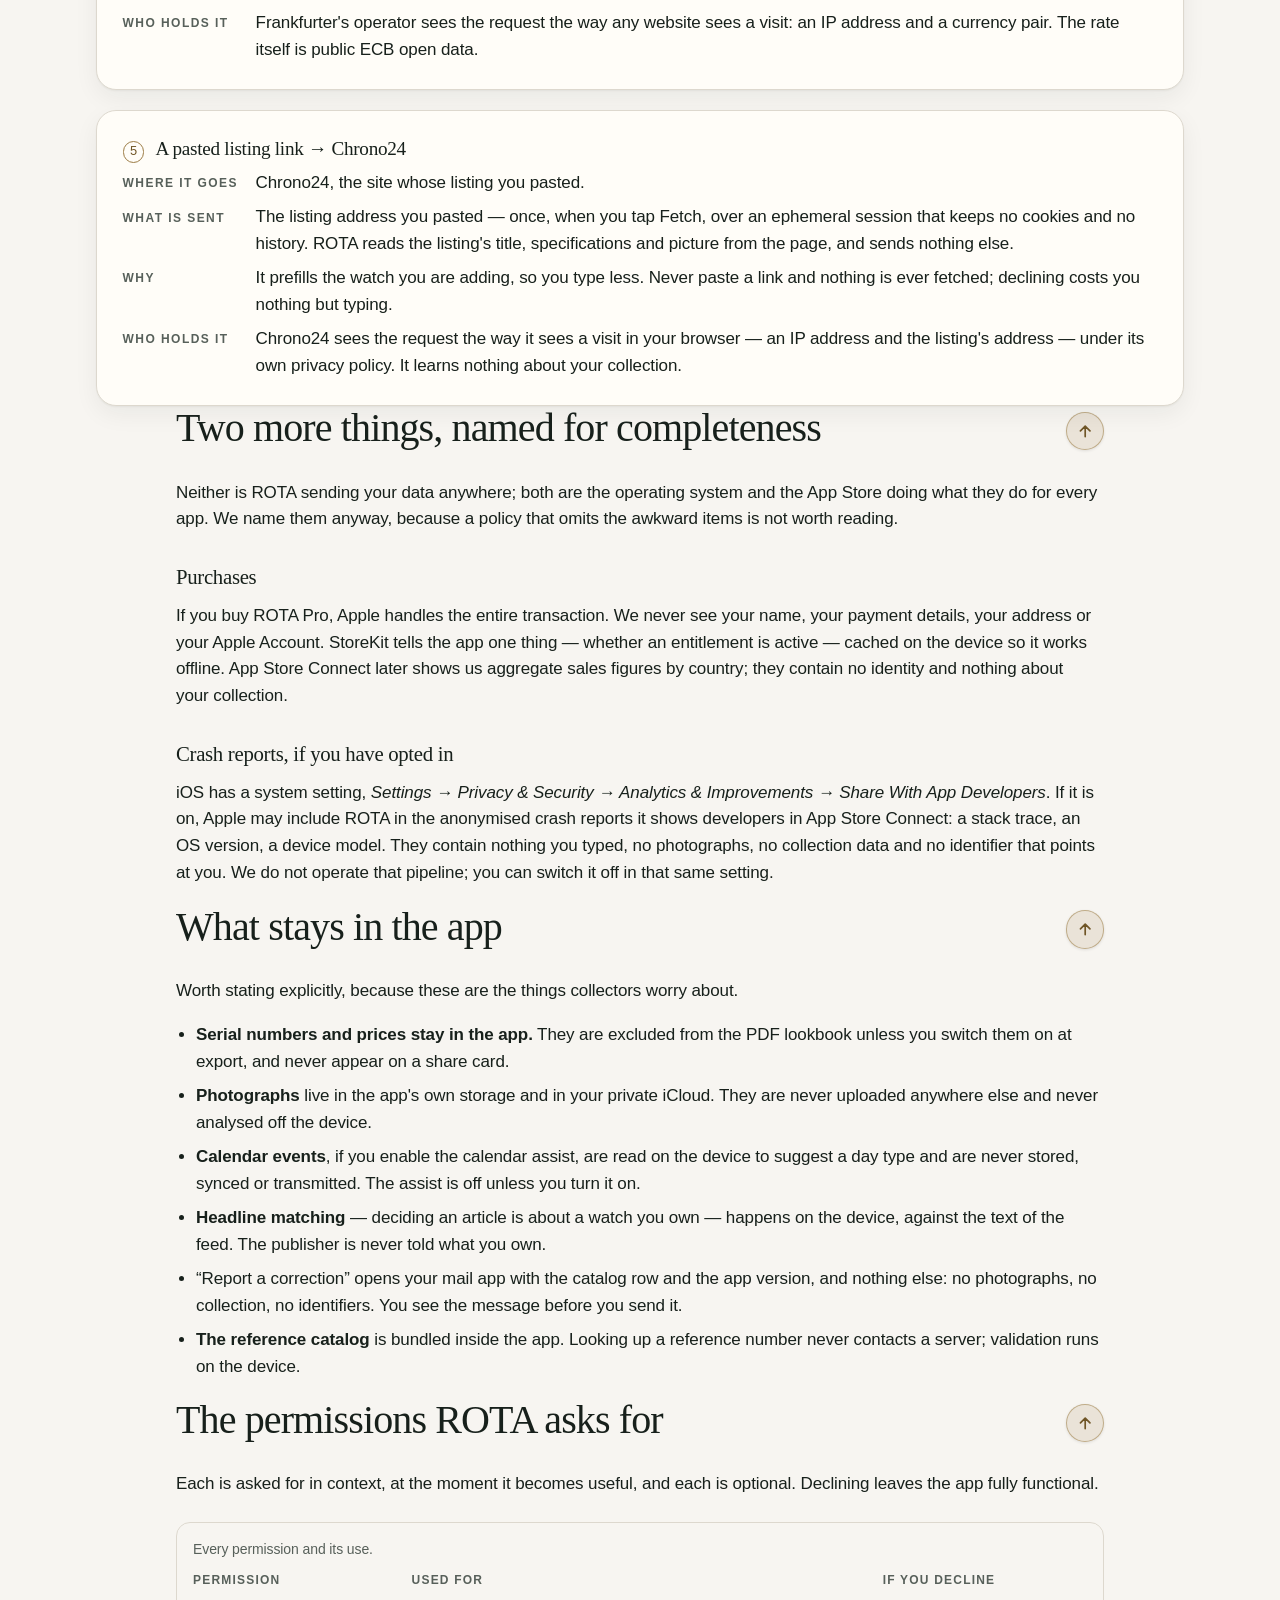
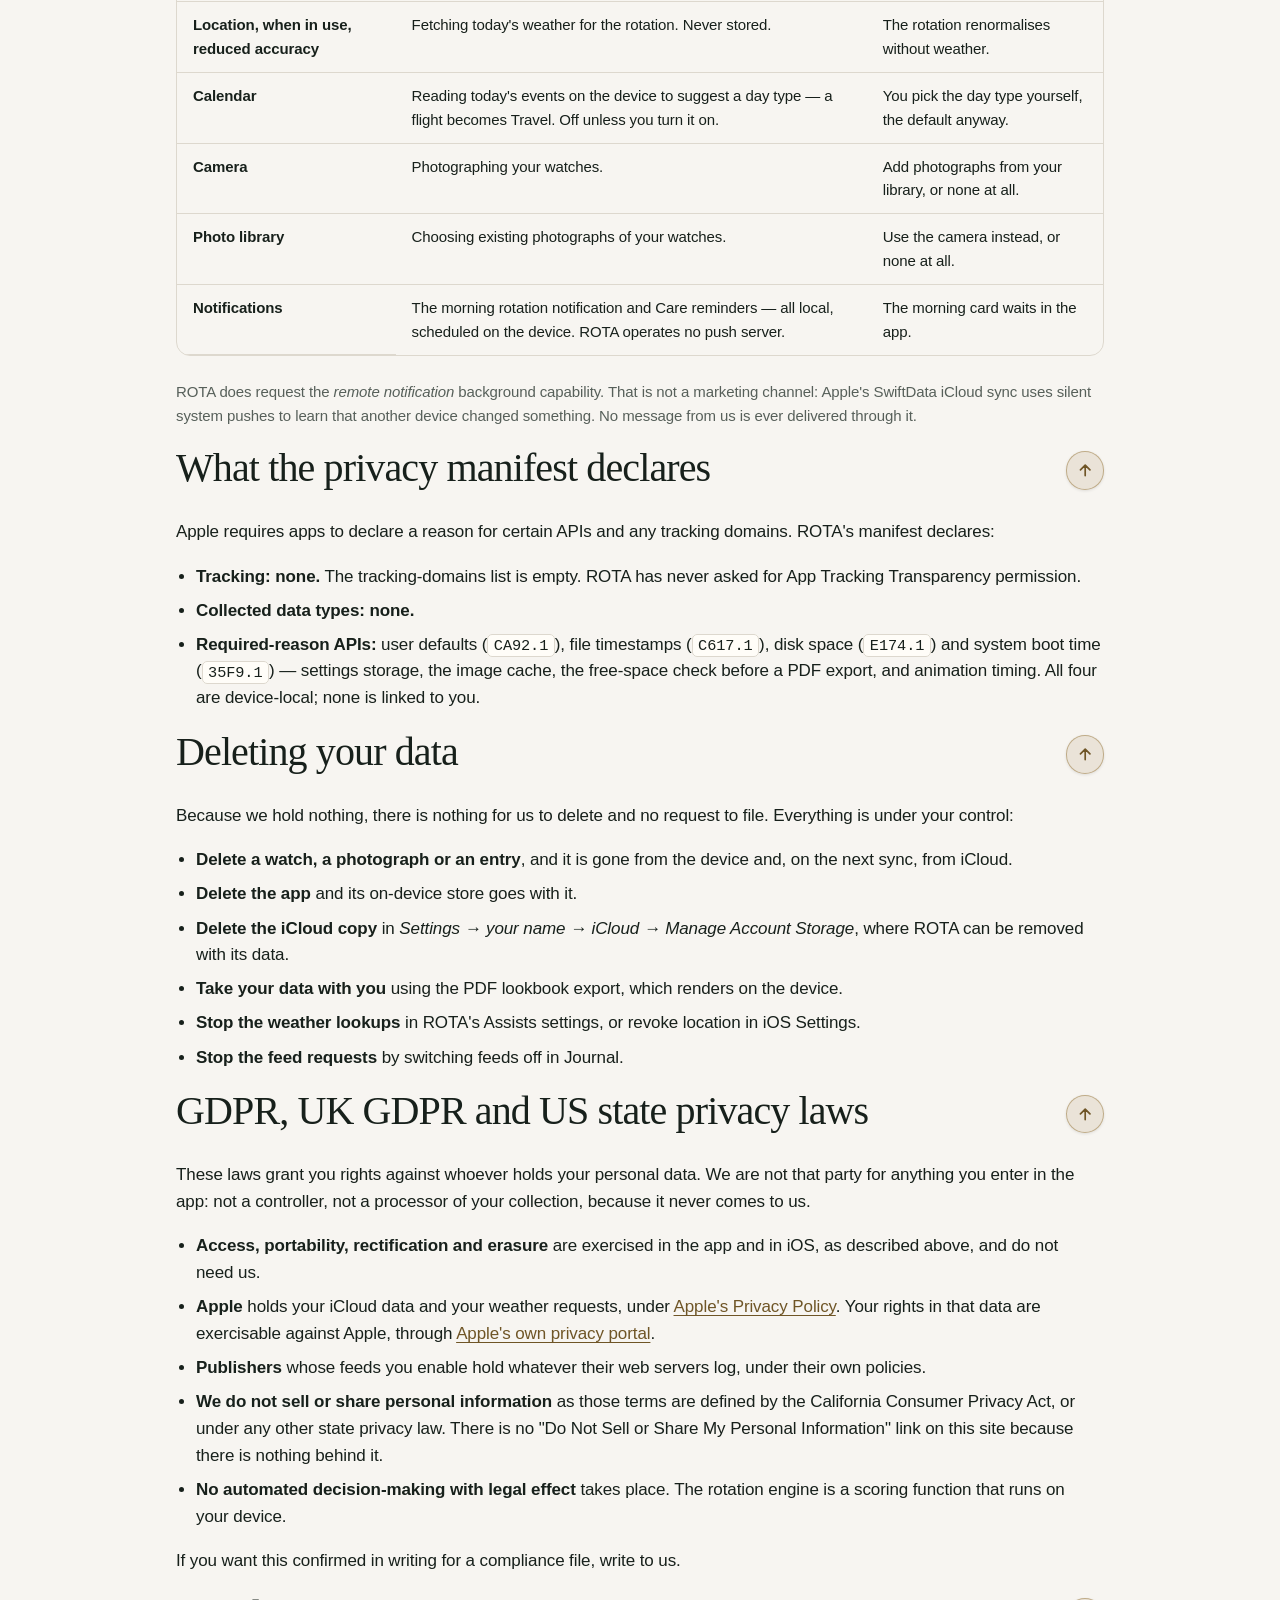
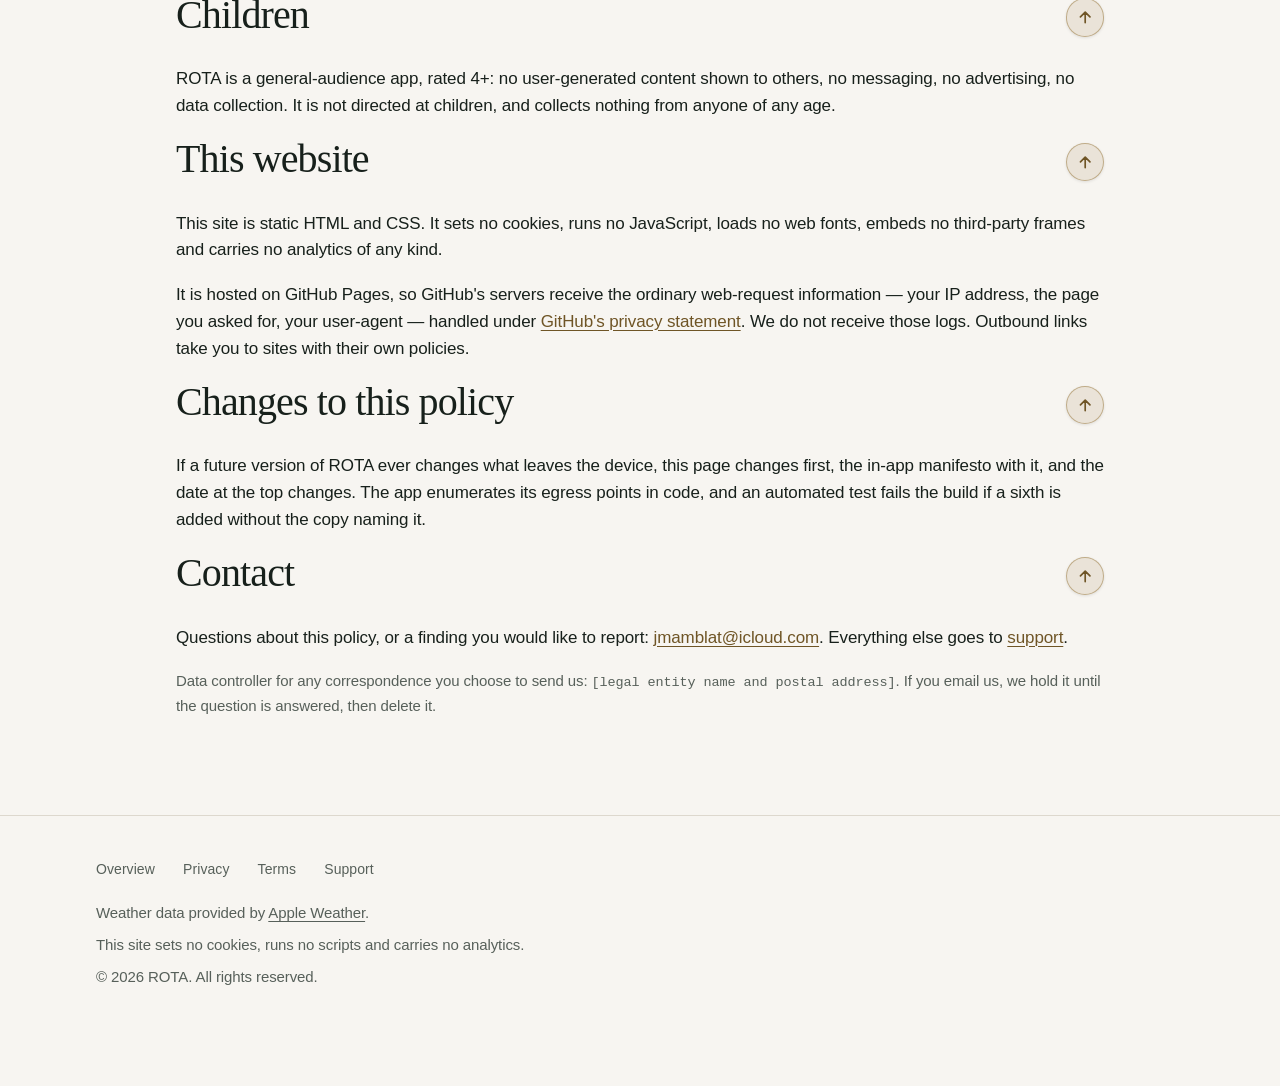
<file: docs/privacy/index.html>
<!DOCTYPE html>
<html lang="en">
<head>
<meta charset="utf-8">
<meta name="viewport" content="width=device-width, initial-scale=1">
<title>Privacy Policy — ROTA</title>
<meta name="description" content="ROTA has no servers, no accounts, and no analytics — we never receive your data. Five things do leave your phone, and this page names all five.">
<meta name="color-scheme" content="light dark">
<meta name="theme-color" content="#0E1512">
<link rel="stylesheet" href="../assets/rota.css?v=20260820134101">
</head>
<body>
<div class="backdrop" aria-hidden="true">
<svg class="guilloche-bg" viewBox="0 0 600 600" aria-hidden="true" focusable="false">
  <g fill="none" stroke="currentColor" stroke-width="0.6" vector-effect="non-scaling-stroke">
    <circle cx="300.0" cy="300.0" r="285" opacity="0.42"/>
    <circle cx="300.0" cy="300.0" r="276" opacity="0.30"/>
    <circle cx="300.0" cy="300.0" r="266" opacity="0.5"/>
    <path d="M285,22 L285,10 A15,15 0 0 1 315,10 L315,22" opacity="0.5"/>
    <rect x="286" y="20" width="28" height="16" rx="4" opacity="0.5"/>
    <circle cx="300" cy="6" r="13" opacity="0.45"/>
    <path d="M493.00,300.00L492.04,292.32L489.17,284.97L484.50,278.28L478.17,272.54L470.38,268.04L461.37,265.01L451.42,263.62L440.84,264.00L429.97,266.24L419.13,270.34L408.67,276.25L398.90,283.87L390.12,293.03L382.59,303.53L376.53,315.11L372.12,327.47L369.46,340.29L368.63,353.26L369.60,366.01L372.33,378.24L376.69,389.61L382.51,399.85L389.55,408.69L397.57,415.93L406.25,421.42L415.28,425.05L424.32,426.78L433.04,426.63L441.12,424.67L448.23,421.05L454.12,415.95L458.52,409.60L461.27,402.29L462.20,394.31L461.25,385.99L458.37,377.68L453.62,369.69L447.09,362.35L438.93,355.97L429.34,350.81L418.57,347.10L406.91,345.02L394.68,344.69L382.19,346.18L369.79,349.50L357.82,354.59L346.58,361.35L336.39,369.60L327.49,379.14L320.10,389.70L314.38,400.98L310.46,412.67L308.38,424.44L308.14,435.94L309.66,446.85L312.83,456.86L317.46,465.67L323.32,473.05L330.15,478.78L337.65,482.72L345.49,484.77L353.34,484.90L360.87,483.13L367.75,479.54L373.67,474.28L378.37,467.53L381.60,459.55L383.19,450.61L382.98,441.01L380.91,431.09L376.96,421.17L371.17,411.60L363.64,402.70L354.53,394.76L344.05,388.04L332.46,382.78L320.03,379.15L307.08,377.27L293.96,377.19L280.99,378.93L268.51,382.43L256.83,387.57L246.25,394.17L237.03,402.03L229.37,410.86L223.43,420.39L219.33,430.29L217.11,440.23L216.76,449.86L218.21,458.87L221.32,466.94L225.90,473.79L231.74,479.18L238.55,482.91L246.04,484.83L253.88,484.85L261.74,482.95L269.27,479.16L276.17,473.56L282.12,466.31L286.85,457.60L290.14,447.68L291.80,436.83L291.70,425.37L289.77,413.61L286.00,401.90L280.42,390.57L273.16,379.95L264.37,370.32L254.27,361.95L243.11,355.07L231.18,349.84L218.81,346.37L206.31,344.74L194.04,344.92L182.33,346.87L171.48,350.46L161.79,355.51L153.50,361.81L146.83,369.08L141.94,377.02L138.91,385.33L137.80,393.66L138.59,401.67L141.19,409.05L145.48,415.48L151.25,420.69L158.28,424.44L166.29,426.53L174.97,426.83L184.00,425.26L193.04,421.78L201.76,416.44L209.84,409.33L216.98,400.60L222.90,390.47L227.38,379.18L230.24,367.01L231.36,354.28L230.67,341.33L228.16,328.48L223.88,316.07L217.95,304.42L210.53,293.83L201.84,284.55L192.14,276.80L181.72,270.74L170.90,266.50L160.02,264.11L149.41,263.58L139.40,264.83L130.30,267.75L122.40,272.14L115.94,277.78L111.13,284.41L108.12,291.71L107.01,299.38L107.82,307.08L110.53,314.47L115.06,321.22L121.27,327.04L128.95,331.65L137.88,334.81L147.76,336.34L158.30,336.09L169.16,334.01L180.02,330.06L190.52,324.29L200.35,316.80L209.22,307.75L216.86,297.35L223.04,285.85L227.59,273.54L230.39,260.74L231.37,247.77L230.54,234.99L227.95,222.71L223.71,211.26L218.01,200.92L211.05,191.96L203.10,184.58L194.46,178.95L185.45,175.17L176.39,173.29L167.63,173.30L159.50,175.11L152.29,178.61L146.30,183.60L141.77,189.85L138.89,197.10L137.80,205.04L138.61,213.34L141.33,221.67L145.93,229.70L152.33,237.09L160.37,243.56L169.85,248.83L180.53,252.66L192.13,254.88L204.34,255.35L216.82,254.01L229.23,250.83L241.25,245.88L252.56,239.25L262.84,231.10L271.86,221.66L279.38,211.18L285.23,199.94L289.29,188.27L291.52,176.50L291.91,164.96L290.52,153.99L287.48,143.90L282.96,134.98L277.19,127.48L270.42,121.61L262.97,117.53L255.14,115.32L247.28,115.04L239.71,116.66L232.77,120.11L226.76,125.25L221.95,131.88L218.60,139.77L216.88,148.65L216.93,158.21L218.85,168.12L222.66,178.05L228.30,187.66L235.70,196.63L244.69,204.65L255.07,211.47L266.59,216.86L278.96,220.62L291.87,222.65L305.00,222.87L317.99,221.27L330.52,217.91L342.28,212.90L352.95,206.40L362.29,198.64L370.09,189.87L376.16,180.38L380.41,170.50L382.78,160.56L383.28,150.89L381.97,141.82L378.99,133.66L374.51,126.71L368.76,121.19L362.02,117.33L354.57,115.26L346.75,115.08L338.88,116.83L331.31,120.47L324.35,125.93L318.31,133.05L313.47,141.65L310.06,151.49L308.27,162.27L308.22,173.71L310.01,185.45L313.64,197.18L319.07,208.55L326.20,219.24L334.88,228.96L344.88,237.43L355.97,244.44L367.85,249.81L380.20,253.42L392.69,255.20L405.00,255.16L416.77,253.35L427.70,249.88L437.49,244.94L445.90,238.74L452.70,231.53L457.74,223.63L460.92,215.34L462.18,207.00L461.54,198.95L459.08,191.51L454.92,184.99L449.26,179.67L442.32,175.80L434.38,173.57L425.74,173.12L416.73,174.55L407.67,177.88L398.91,183.07L390.77,190.05L383.55,198.65L377.52,208.68L372.92,219.89L369.92,231.99L368.66,244.69L369.21,257.64L371.58,270.51L375.72,282.97L381.52,294.69L388.83,305.38L397.43,314.77L407.06,322.65L417.43,328.84L428.23,333.23L439.12,335.77L449.77,336.44L459.84,335.33L469.02,332.54L477.02,328.26L483.60,322.71L488.55,316.15L491.71,308.89L492.98,301.23Z" opacity="0.34"/>
    <path d="M484.00,300.00L482.26,290.64L477.17,282.23L469.12,275.63L458.72,271.58L446.78,270.62L434.20,273.02L421.93,278.83L410.92,287.79L401.97,299.44L395.75,313.07L392.71,327.84L393.03,342.81L396.65,357.02L403.22,369.58L412.18,379.72L422.76,386.86L434.08,390.64L445.18,390.98L455.13,388.05L463.07,382.29L468.30,374.35L470.33,365.04L468.91,355.28L464.05,346.03L456.03,338.21L445.39,332.61L432.83,329.87L419.23,330.37L405.54,334.27L392.70,341.45L381.59,351.52L372.96,363.89L367.35,377.75L365.06,392.21L366.14,406.32L370.36,419.12L377.27,429.81L386.16,437.70L396.21,442.33L406.47,443.51L416.00,441.30L423.90,436.01L429.39,428.20L431.87,418.63L431.00,408.19L426.67,397.81L419.04,388.45L408.54,380.95L395.81,376.04L381.66,374.22L367.01,375.74L352.82,380.61L340.00,388.56L329.37,399.07L321.57,411.43L317.01,424.78L315.85,438.18L317.99,450.67L323.06,461.38L330.46,469.54L339.42,474.61L349.04,476.26L358.37,474.45L366.46,469.38L372.49,461.51L375.77,451.51L375.85,440.22L372.50,428.57L365.77,417.52L355.98,407.96L343.67,400.68L329.59,396.29L314.62,395.15L299.71,397.38L285.80,402.84L273.77,411.10L264.34,421.55L258.01,433.37L255.08,445.65L255.54,457.43L259.15,467.80L265.40,475.93L273.61,481.18L282.90,483.13L292.34,481.59L300.98,476.67L307.93,468.72L312.43,458.32L313.93,446.24L312.09,433.38L306.85,420.70L298.39,409.13L287.17,399.52L273.86,392.56L259.29,388.72L244.37,388.23L230.08,391.07L217.32,396.93L206.89,405.28L199.38,415.38L195.21,426.36L194.48,437.27L197.06,447.16L202.57,455.17L210.38,460.56L219.69,462.81L229.59,461.64L239.13,457.01L247.38,449.17L253.52,438.61L256.90,426.02L257.08,412.26L253.87,398.27L247.36,384.99L237.88,373.33L226.01,364.04L212.51,357.71L198.29,354.68L184.28,355.03L171.44,358.58L160.61,364.90L152.50,373.33L147.58,383.05L146.12,393.13L148.08,402.63L153.18,410.62L160.90,416.32L170.51,419.09L181.14,418.55L191.84,414.56L201.68,407.23L209.76,396.95L215.37,384.35L217.95,370.19L217.21,355.40L213.11,340.93L205.87,327.72L195.99,316.58L184.14,308.19L171.16,303.01L158.00,301.22L145.61,302.77L134.88,307.32L126.59,314.32L121.33,323.01L119.46,332.50L121.06,341.84L125.97,350.10L133.77,356.42L143.80,360.08L155.26,360.60L167.23,357.71L178.75,351.43L188.90,342.03L196.87,330.02L202.04,316.12L203.99,301.20L202.57,286.21L197.89,272.09L190.33,259.73L180.48,249.87L169.12,243.06L157.16,239.63L145.55,239.61L135.23,242.81L127.03,248.74L121.63,256.74L119.48,265.98L120.80,275.51L125.54,284.39L133.38,291.71L143.77,296.70L155.95,298.75L169.05,297.51L182.12,292.86L194.21,284.95L204.46,274.22L212.15,261.28L216.78,246.95L218.06,232.15L215.99,217.83L210.84,204.92L203.10,194.22L193.49,186.39L182.86,181.85L172.16,180.76L162.32,183.03L154.25,188.30L148.69,195.98L146.20,205.29L147.12,215.35L151.49,225.19L159.12,233.88L169.56,240.58L182.14,244.61L196.02,245.49L210.27,243.00L223.94,237.18L236.13,228.33L246.03,217.00L253.05,203.92L256.80,189.97L257.15,176.11L254.26,163.28L248.52,152.35L240.55,144.04L231.16,138.87L221.25,137.14L211.78,138.86L203.68,143.78L197.76,151.42L194.68,161.06L194.86,171.87L198.49,182.90L205.48,193.21L215.49,201.89L227.93,208.19L242.03,211.53L256.91,211.59L271.60,208.27L285.17,201.78L296.77,192.55L305.70,181.24L311.48,168.67L313.87,155.78L312.89,143.52L308.83,132.79L302.22,124.41L293.79,118.97L284.42,116.88L275.04,118.28L266.60,123.03L259.98,130.74L255.91,140.80L254.93,152.42L257.32,164.68L263.11,176.64L272.08,187.36L283.74,196.02L297.40,201.96L312.21,204.72L327.24,204.12L341.52,200.23L354.17,193.37L364.40,184.13L371.65,173.25L375.55,161.63L376.01,150.22L373.21,139.96L367.58,131.70L359.76,126.15L350.57,123.79L340.93,124.90L331.81,129.44L324.10,137.14L318.61,147.48L315.98,159.74L316.60,173.06L320.62,186.48L327.93,199.07L338.14,209.92L350.66,218.32L364.69,223.70L379.33,225.77L393.63,224.46L406.65,220.02L417.55,212.89L425.67,203.77L430.54,193.50L431.96,182.99L429.99,173.22L424.95,165.08L417.39,159.35L408.06,156.62L397.85,157.25L387.71,161.34L378.57,168.73L371.30,179.01L366.61,191.53L365.01,205.49L366.76,219.96L371.85,233.98L380.04,246.64L390.79,257.13L403.41,264.80L417.03,269.24L430.71,270.28L443.49,268.03L454.50,262.85L462.97,255.33L468.36,246.25L470.34,236.51L468.85,227.06L464.10,218.84L456.55,212.69L446.87,209.28L435.89,209.08L424.54,212.31L413.77,218.93L404.50,228.62L397.51,240.84L393.39,254.85L392.53,269.76L395.05,284.63L400.78,298.50L409.33,310.51L420.07,319.95L432.20,326.28L444.79,329.23L456.90,328.79L467.60,325.20L476.07,318.97L481.66,310.79L483.96,301.52Z" opacity="0.24"/>
    <path d="M444.00,300.00L442.73,293.40L439.02,287.48L433.16,282.89L425.58,280.15L416.88,279.65L407.71,281.60L398.76,286.02L390.72,292.75L384.18,301.42L379.62,311.53L377.36,322.47L377.55,333.56L380.13,344.09L384.85,353.42L391.31,360.99L398.94,366.37L407.11,369.31L415.12,369.75L422.28,367.82L427.98,363.82L431.70,358.22L433.09,351.64L431.97,344.72L428.34,338.18L422.41,332.67L414.57,328.78L405.34,326.96L395.34,327.50L385.27,330.50L375.82,335.89L367.63,343.39L361.23,352.54L357.02,362.79L355.23,373.47L355.89,383.88L358.83,393.35L363.71,401.27L370.04,407.16L377.21,410.68L384.53,411.68L391.31,410.21L396.90,406.50L400.74,400.96L402.39,394.13L401.60,386.66L398.29,379.23L392.58,372.55L384.78,367.22L375.35,363.76L364.89,362.55L354.06,363.76L343.57,367.41L334.07,373.29L326.16,381.03L320.31,390.12L316.81,399.92L315.78,409.75L317.15,418.92L320.65,426.78L325.84,432.79L332.17,436.55L338.97,437.82L345.56,436.57L351.25,432.94L355.44,427.27L357.64,420.05L357.49,411.89L354.86,403.46L349.76,395.46L342.44,388.55L333.29,383.29L322.84,380.12L311.76,379.32L300.71,380.96L290.40,384.95L281.44,390.97L274.38,398.57L269.57,407.18L267.23,416.11L267.37,424.67L269.79,432.21L274.14,438.11L279.90,441.91L286.45,443.30L293.12,442.16L299.20,438.56L304.05,432.74L307.13,425.14L308.02,416.31L306.48,406.92L302.47,397.65L296.12,389.18L287.77,382.14L277.89,377.01L267.10,374.16L256.06,373.74L245.48,375.73L236.01,379.92L228.23,385.91L222.59,393.17L219.36,401.07L218.65,408.91L220.35,416.01L224.18,421.74L229.68,425.56L236.27,427.09L243.30,426.13L250.07,422.65L255.91,416.84L260.21,409.04L262.50,399.76L262.47,389.63L259.98,379.33L255.08,369.54L248.03,360.92L239.25,354.03L229.29,349.29L218.80,346.94L208.47,347.05L198.99,349.48L190.98,353.93L184.95,359.90L181.24,366.81L180.05,373.99L181.35,380.73L184.94,386.38L190.44,390.36L197.32,392.21L204.94,391.64L212.62,388.56L219.66,383.06L225.45,375.41L229.43,366.06L231.21,355.58L230.58,344.64L227.51,333.94L222.17,324.14L214.91,315.85L206.21,309.56L196.71,305.60L187.07,304.10L177.99,305.04L170.13,308.15L164.05,313.05L160.18,319.17L158.76,325.87L159.89,332.47L163.42,338.28L169.05,342.67L176.32,345.13L184.63,345.31L193.31,343.01L201.67,338.24L209.03,331.19L214.82,322.26L218.58,311.95L219.99,300.89L218.96,289.78L215.57,279.31L210.08,270.12L202.92,262.74L194.68,257.59L186.01,254.89L177.59,254.68L170.12,256.80L164.19,260.91L160.29,266.53L158.77,273.05L159.78,279.79L163.28,286.05L169.03,291.17L176.64,294.61L185.57,295.91L195.16,294.81L204.74,291.23L213.60,285.30L221.13,277.30L226.81,267.70L230.25,257.10L231.27,246.15L229.86,235.55L226.21,225.98L220.69,218.03L213.80,212.16L206.17,208.68L198.50,207.72L191.46,209.20L185.70,212.86L181.78,218.28L180.10,224.89L180.88,232.05L184.20,239.04L189.88,245.21L197.61,249.93L206.89,252.71L217.13,253.21L227.64,251.25L237.73,246.88L246.74,240.30L254.09,231.93L259.35,222.29L262.24,212.02L262.66,201.81L260.72,192.35L256.71,184.28L251.08,178.12L244.42,174.26L237.38,172.89L230.67,174.03L224.96,177.51L220.83,182.97L218.77,189.89L219.08,197.66L221.91,205.59L227.18,213.00L234.64,219.24L243.88,223.74L254.33,226.10L265.34,226.07L276.22,223.60L286.28,218.82L294.91,212.05L301.61,203.77L306.01,194.58L307.94,185.16L307.43,176.20L304.67,168.36L300.07,162.23L294.14,158.25L287.52,156.71L280.91,157.70L274.97,161.14L270.36,166.73L267.61,174.04L267.09,182.49L269.03,191.41L273.45,200.11L280.18,207.91L288.86,214.22L299.00,218.55L309.97,220.58L321.10,220.17L331.69,217.37L341.09,212.41L348.74,205.73L354.21,197.86L357.24,189.45L357.78,181.20L355.94,173.79L352.04,167.84L346.54,163.86L340.06,162.21L333.24,163.08L326.79,166.45L321.37,172.13L317.57,179.73L315.84,188.73L316.48,198.50L319.59,208.35L325.08,217.60L332.69,225.59L341.97,231.80L352.35,235.82L363.17,237.43L373.74,236.59L383.37,233.47L391.47,228.41L397.54,221.90L401.24,214.55L402.44,207.04L401.16,200.06L397.65,194.28L392.30,190.24L385.66,188.40L378.38,188.99L371.14,192.12L364.64,197.64L359.49,205.27L356.21,214.53L355.18,224.84L356.57,235.52L360.40,245.88L366.48,255.25L374.42,263.05L383.71,268.79L393.72,272.19L403.78,273.12L413.18,271.66L421.28,268.07L427.54,262.78L431.55,256.36L433.08,249.46L432.08,242.77L428.71,236.98L423.30,232.69L416.33,230.40L408.42,230.45L400.23,232.99L392.46,238.00L385.78,245.24L380.75,254.33L377.80,264.71L377.23,275.75L379.10,286.76L383.31,297.05L389.56,305.99L397.40,313.05L406.25,317.86L415.43,320.21L424.26,320.09L432.05,317.69L438.22,313.35L442.30,307.61L443.97,301.07Z" opacity="0.18"/>
    <g opacity="0.5"><circle cx="300.0" cy="300.0" r="232"/><circle cx="300.0" cy="300.0" r="246"/><path d="M300.00,75.70L300.00,54.00M324.25,69.27L325.71,55.35M348.24,73.07L351.15,59.38M371.69,79.35L376.02,66.04M394.36,88.06L400.06,75.27M412.15,105.75L423.00,86.96M436.37,112.31L444.60,100.98M455.24,127.59L464.61,117.19M472.41,144.76L482.81,135.39M487.69,163.63L499.02,155.40M494.25,187.85L513.04,177.00M511.94,205.64L524.73,199.94M520.65,228.31L533.96,223.98M526.93,251.76L540.62,248.85M530.73,275.75L544.65,274.29M524.30,300.00L546.00,300.00M530.73,324.25L544.65,325.71M526.93,348.24L540.62,351.15M520.65,371.69L533.96,376.02M511.94,394.36L524.73,400.06M494.25,412.15L513.04,423.00M487.69,436.37L499.02,444.60M472.41,455.24L482.81,464.61M455.24,472.41L464.61,482.81M436.37,487.69L444.60,499.02M412.15,494.25L423.00,513.04M394.36,511.94L400.06,524.73M371.69,520.65L376.02,533.96M348.24,526.93L351.15,540.62M324.25,530.73L325.71,544.65M300.00,524.30L300.00,546.00M275.75,530.73L274.29,544.65M251.76,526.93L248.85,540.62M228.31,520.65L223.98,533.96M205.64,511.94L199.94,524.73M187.85,494.25L177.00,513.04M163.63,487.69L155.40,499.02M144.76,472.41L135.39,482.81M127.59,455.24L117.19,464.61M112.31,436.37L100.98,444.60M105.75,412.15L86.96,423.00M88.06,394.36L75.27,400.06M79.35,371.69L66.04,376.02M73.07,348.24L59.38,351.15M69.27,324.25L55.35,325.71M75.70,300.00L54.00,300.00M69.27,275.75L55.35,274.29M73.07,251.76L59.38,248.85M79.35,228.31L66.04,223.98M88.06,205.64L75.27,199.94M105.75,187.85L86.96,177.00M112.31,163.63L100.98,155.40M127.59,144.76L117.19,135.39M144.76,127.59L135.39,117.19M163.63,112.31L155.40,100.98M187.85,105.75L177.00,86.96M205.64,88.06L199.94,75.27M228.31,79.35L223.98,66.04M251.76,73.07L248.85,59.38M275.75,69.27L274.29,55.35"/></g>
    <g class="dial-romans" stroke="none" fill="currentColor" opacity="0.66"><text x="300.00" y="88.00">XII</text><text x="406.00" y="116.40">I</text><text x="483.60" y="194.00">II</text><text x="512.00" y="300.00">III</text><text x="483.60" y="406.00">IV</text><text x="406.00" y="483.60">V</text><text x="300.00" y="512.00">VI</text><text x="194.00" y="483.60">VII</text><text x="116.40" y="406.00">VIII</text><text x="88.00" y="300.00">IX</text><text x="116.40" y="194.00">X</text><text x="194.00" y="116.40">XI</text></g>
    <g opacity="0.44"><circle cx="300.0" cy="418.0" r="44"/><circle cx="300.0" cy="418.0" r="52"/><path d="M300.00,378.40L300.00,366.00M309.15,374.96L310.81,367.14M317.90,377.80L321.15,370.50M325.86,382.40L330.56,375.93M332.70,388.56L338.64,383.21M334.29,398.20L345.03,392.00M341.85,404.40L349.45,401.93M343.76,413.40L351.72,412.56M343.76,422.60L351.72,423.44M341.85,431.60L349.45,434.07M334.29,437.80L345.03,444.00M332.70,447.44L338.64,452.79M325.86,453.60L330.56,460.07M317.90,458.20L321.15,465.50M309.15,461.04L310.81,468.86M300.00,457.60L300.00,470.00M290.85,461.04L289.19,468.86M282.10,458.20L278.85,465.50M274.14,453.60L269.44,460.07M267.30,447.44L261.36,452.79M265.71,437.80L254.97,444.00M258.15,431.60L250.55,434.07M256.24,422.60L248.28,423.44M256.24,413.40L248.28,412.56M258.15,404.40L250.55,401.93M265.71,398.20L254.97,392.00M267.30,388.56L261.36,383.21M274.14,382.40L269.44,375.93M282.10,377.80L278.85,370.50M290.85,374.96L289.19,367.14"/></g>
    <g class="dial-subs" stroke="none" fill="currentColor" opacity="0.5"><text x="300.0" y="388.0">60</text><text x="330.0" y="418.0">15</text><text x="300.0" y="448.0">30</text><text x="270.0" y="418.0">45</text></g>
    <g opacity="0.5"><path d="M307.41,408.53L289.61,434.49L280.99,446.19L288.60,433.81L306.01,407.58Z"/><circle cx="286.31" cy="438.29" r="5"/><circle cx="304.03" cy="412.03" r="2.89"/></g>
    <g opacity="0.6"><path d="M327.70,319.78L238.69,261.47L199.36,234.64L239.87,259.66L329.33,317.26Z"/><circle cx="227.54" cy="252.94" r="14"/><circle cx="317.11" cy="311.11" r="5.10"/><path d="M271.40,318.44L395.43,232.03L445.81,197.90L396.51,233.57L272.89,320.57Z"/><circle cx="404.98" cy="226.49" r="11"/><circle cx="283.29" cy="311.70" r="4.42"/><circle cx="300.0" cy="300.0" r="5"/></g>
  </g>
</svg>
</div>

<a class="skip" href="#main">Skip to content</a>

<header class="masthead">
  <div class="wrap">
    <a class="wordmark" href="../">ROTA</a>
    <nav class="nav" aria-label="Primary">
      <a href="../">Overview</a>
      <a href="./" aria-current="page">Privacy</a>
      <a href="../terms/">Terms</a>
      <a href="../support/">Support</a>
    </nav>
  </div>
</header>

<main id="main">
<section id="section-1">
<div class="wrap prose">

  <p class="eyebrow">Privacy policy</p>
  <h1>Your collection. Nobody's business.</h1>
  <p class="small">Applies to ROTA for iPhone and iPad, all versions.<br>
    Effective 17 August 2026. Last updated 20 August 2026.</p>

  <div class="claim">
    <p>ROTA has no servers, no accounts, and no analytics — we never receive your data.</p>
  </div>

  <p class="lede">That sentence is the whole policy. Everything below exists so that you can
    check it.</p>

  <p>Note what the sentence does <em>not</em> say. It does not say that nothing leaves your
    phone, because that would not be true. It says that nothing reaches <strong>us</strong>
    — the stronger claim, and exactly what the App Store's
    <strong>Data Not Collected</strong> label means.</p>

  <p>There is no ROTA account, because there is no ROTA server to hold one. No advertising
    identifier, no attribution framework.</p>

  <p>No third-party SDKs are linked into ROTA — not one, not for analytics, not for the
    paywall.</p>

  <nav class="toc" aria-labelledby="toc-h">
    <h2 id="toc-h">On this page</h2>
    <ol>
      <li><a href="#egress">What leaves this phone</a></li>
      <li><a href="#apple">Two more things, named for completeness</a></li>
      <li><a href="#stays">What stays in the app</a></li>
      <li><a href="#permissions">The permissions ROTA asks for</a></li>
      <li><a href="#manifest">What the privacy manifest declares</a></li>
      <li><a href="#control">Deleting your data</a></li>
      <li><a href="#rights">GDPR, UK GDPR and US state privacy laws</a></li>
      <li><a href="#children">Children</a></li>
      <li><a href="#site">This website</a></li>
      <li><a href="#changes">Changes to this policy</a></li>
      <li><a href="#contact">Contact</a></li>
    </ol>
  </nav>

  <a class="section-up" href="#toc-h" aria-label="Back to the previous section" title="Previous section"><svg viewBox="0 0 24 24" aria-hidden="true" focusable="false"><path d="M12 19V6M12 5.5l-6.2 6.2M12 5.5l6.2 6.2"/></svg></a>
  <h2 id="egress">What leaves this phone</h2>
  <p>Five things do leave, and you should know all five by name. Nothing else does.</p>

  <figure class="diagram diagram-egress">
    <svg viewBox="0 0 720 547" role="img" aria-labelledby="eg-t eg-d">
      <title id="eg-t">The five things that leave your device</title>
      <desc id="eg-d">Your phone sends approximate location to Apple's weather service,
        your collection to your own private iCloud, RSS requests to publishers you
        switch on, a currency pair — only on tap — to Frankfurter for the ECB's
        daily rate, and — once, when you tap Fetch — a listing link you pasted back
        to Chrono24 to prefill a watch. Nothing is sent to ROTA — we run no
        servers.</desc>

      <g class="dg-core">
        <rect x="16" y="115" width="168" height="100" rx="16"/>
        <text x="100" y="152">Your iPhone</text>
        <text x="100" y="178" class="dg-sub">everything lives here</text>
      </g>

      <g class="dg-wire" fill="none">
        <path d="M184 137 C 268 137, 300 58, 392 58"/>
        <path d="M184 152 C 268 152, 300 165, 392 165"/>
        <path d="M184 167 C 268 167, 300 272, 392 272"/>
        <path d="M184 182 C 268 182, 300 379, 392 379"/>
        <path d="M184 197 C 268 197, 300 486, 392 486"/>
      </g>

      <g class="dg-out">
        <g transform="translate(392,34)"><rect width="312" height="50" rx="14"/>
          <text x="16" y="21" class="dg-l">Approximate location</text>
          <text x="16" y="39" class="dg-sub">→ Apple, for WeatherKit</text></g>
        <g transform="translate(392,141)"><rect width="312" height="50" rx="14"/>
          <text x="16" y="21" class="dg-l">Your collection</text>
          <text x="16" y="39" class="dg-sub">→ your own private iCloud</text></g>
        <g transform="translate(392,248)"><rect width="312" height="50" rx="14"/>
          <text x="16" y="21" class="dg-l">RSS requests</text>
          <text x="16" y="39" class="dg-sub">→ publishers you switch on</text></g>
        <g transform="translate(392,355)"><rect width="312" height="50" rx="14"/>
          <text x="16" y="21" class="dg-l">A currency pair, on tap</text>
          <text x="16" y="39" class="dg-sub">→ Frankfurter, for the ECB daily rate</text></g>
        <g transform="translate(392,462)"><rect width="312" height="50" rx="14"/>
          <text x="16" y="21" class="dg-l">A pasted listing link, once</text>
          <text x="16" y="39" class="dg-sub">→ Chrono24, to prefill a watch</text></g>
      </g>

      <g class="dg-none">
        <path d="M100 215 L 100 506" fill="none"/>
        <g transform="translate(16,506)"><rect width="168" height="34" rx="17"/>
          <text x="84" y="22">Nothing → ROTA</text></g>
      </g>
    </svg>
    <figcaption>We operate no servers, so no arrow points at us.</figcaption>
  </figure>

</div>

<div class="wrap">
  <div class="egress">

    <div class="card">
      <h3>Approximate location → Apple</h3>
      <dl>
        <dt>Where it goes</dt>
        <dd>Apple, through WeatherKit.</dd>
        <dt>What is sent</dt>
        <dd>A coarse location — roughly your neighbourhood, never your address — each time
          ROTA reads the weather. iOS is asked for reduced accuracy at the system level, so
          a precise fix is never requested.</dd>
        <dt>Why</dt>
        <dd>Rain rests your leather straps and 28° favours a bracelet. Turn the weather
          assist off in Assists and this stops entirely; the rotation renormalises without
          it.</dd>
        <dt>Who holds it</dt>
        <dd>Apple, under <a href="https://www.apple.com/legal/privacy/data/en/weather/">Apple
          Weather's own privacy terms</a>. We are never told your location, and ROTA never
          stores it.</dd>
      </dl>
    </div>

    <div class="card">
      <h3>Your collection → your own private iCloud</h3>
      <dl>
        <dt>Where it goes</dt>
        <dd>Your iCloud account, in its private database. The container is
          <code>iCloud.com.jmamblat.rota</code> and it exists inside <em>your</em> Apple
          Account, not ours.</dd>
        <dt>What is sent</dt>
        <dd>Everything you enter: watches, photographs, straps, wear history, notes, serials
          and prices.</dd>
        <dt>Why</dt>
        <dd>It is how your iPhone and iPad show the same collection — your storage, under
          your Apple Account; we have no key and no copy. Sign out and ROTA keeps
          working.</dd>
        <dt>Who holds it</dt>
        <dd>You do. CloudKit's private database is readable only by the signed-in Apple
          Account. There is no public or shared database and no server-side code of ours. We
          could not read it if we wanted to.</dd>
      </dl>
    </div>

    <div class="card">
      <h3>Feed requests → the publishers you enable</h3>
      <dl>
        <dt>Where it goes</dt>
        <dd>Each publisher whose feed you switch on — Hodinkee, Fratello, Monochrome.
          Nothing is requested from a publisher whose feed is off.</dd>
        <dt>What is sent</dt>
        <dd>Their server sees your device's IP address and the fact that a feed was fetched.
          It is not told which watches you own; matching headlines to your collection happens
          on the device.</dd>
        <dt>Why</dt>
        <dd>It is how the Journal has anything in it. Switch a feed off and nothing is
          requested again.</dd>
        <dt>Who holds it</dt>
        <dd>The publisher, under their own privacy policy — the same as opening their site
          in Safari. Tapping a headline opens the publisher's page in a Safari view.</dd>
      </dl>
    </div>

    <div class="card">
      <h3>A currency question → Frankfurter</h3>
      <dl>
        <dt>Where it goes</dt>
        <dd>Frankfurter, an open, keyless mirror of the European Central Bank's daily
          reference rates.</dd>
        <dt>What is sent</dt>
        <dd>The currency pair — dollars to euros, or the reverse — and nothing else. No
          amounts, no watches, no identifiers. Asked at most once a day, and only when you
          tap a value in the app to convert it.</dd>
        <dt>Why</dt>
        <dd>It is how a price entered in one currency can be read in the other. Never tap a
          value and nothing is ever asked.</dd>
        <dt>Who holds it</dt>
        <dd>Frankfurter's operator sees the request the way any website sees a visit: an IP
          address and a currency pair. The rate itself is public ECB open data.</dd>
      </dl>
    </div>

    <div class="card">
      <h3>A pasted listing link → Chrono24</h3>
      <dl>
        <dt>Where it goes</dt>
        <dd>Chrono24, the site whose listing you pasted.</dd>
        <dt>What is sent</dt>
        <dd>The listing address you pasted — once, when you tap Fetch, over an ephemeral
          session that keeps no cookies and no history. ROTA reads the listing's title,
          specifications and picture from the page, and sends nothing else.</dd>
        <dt>Why</dt>
        <dd>It prefills the watch you are adding, so you type less. Never paste a link and
          nothing is ever fetched; declining costs you nothing but typing.</dd>
        <dt>Who holds it</dt>
        <dd>Chrono24 sees the request the way it sees a visit in your browser — an IP
          address and the listing's address — under its own privacy policy. It learns
          nothing about your collection.</dd>
      </dl>
    </div>

  </div>
</div>

<div class="wrap prose">

  <a class="section-up" href="#egress" aria-label="Back to the previous section" title="Previous section"><svg viewBox="0 0 24 24" aria-hidden="true" focusable="false"><path d="M12 19V6M12 5.5l-6.2 6.2M12 5.5l6.2 6.2"/></svg></a>
  <h2 id="apple">Two more things, named for completeness</h2>
  <p>Neither is ROTA sending your data anywhere; both are the operating system and the App
    Store doing what they do for every app. We name them anyway, because a policy that omits
    the awkward items is not worth reading.</p>

  <h3>Purchases</h3>
  <p>If you buy ROTA Pro, Apple handles the entire transaction. We never see your name, your
    payment details, your address or your Apple Account. StoreKit tells the app one thing —
    whether an entitlement is active — cached on the device so it works offline. App Store
    Connect later shows us aggregate sales figures by country; they contain no identity and
    nothing about your collection.</p>

  <h3>Crash reports, if you have opted in</h3>
  <p>iOS has a system setting, <em>Settings → Privacy &amp; Security → Analytics &amp;
    Improvements → Share With App Developers</em>. If it is on, Apple may include ROTA in
    the anonymised crash reports it shows developers in App Store Connect: a stack trace, an
    OS version, a device model. They contain nothing you typed, no photographs, no collection
    data and no identifier that points at you. We do not operate that pipeline; you can
    switch it off in that same setting.</p>

  <a class="section-up" href="#apple" aria-label="Back to the previous section" title="Previous section"><svg viewBox="0 0 24 24" aria-hidden="true" focusable="false"><path d="M12 19V6M12 5.5l-6.2 6.2M12 5.5l6.2 6.2"/></svg></a>
  <h2 id="stays">What stays in the app</h2>
  <p>Worth stating explicitly, because these are the things collectors worry about.</p>
  <ul>
    <li><strong>Serial numbers and prices stay in the app.</strong> They are excluded from
      the PDF lookbook unless you switch them on at export, and never appear on a share
      card.</li>
    <li><strong>Photographs</strong> live in the app's own storage and in your private
      iCloud. They are never uploaded anywhere else and never analysed off the device.</li>
    <li><strong>Calendar events</strong>, if you enable the calendar assist, are read on the
      device to suggest a day type and are never stored, synced or transmitted. The assist
      is off unless you turn it on.</li>
    <li><strong>Headline matching</strong> — deciding an article is about a watch you own —
      happens on the device, against the text of the feed. The publisher is never told what
      you own.</li>
    <li>&ldquo;Report a correction&rdquo; opens your mail app with the catalog row and the
      app version, and nothing else: no photographs, no collection, no identifiers. You see
      the message before you send it.</li>
    <li><strong>The reference catalog</strong> is bundled inside the app. Looking up a
      reference number never contacts a server; validation runs on the device.</li>
  </ul>

  <a class="section-up" href="#stays" aria-label="Back to the previous section" title="Previous section"><svg viewBox="0 0 24 24" aria-hidden="true" focusable="false"><path d="M12 19V6M12 5.5l-6.2 6.2M12 5.5l6.2 6.2"/></svg></a>
  <h2 id="permissions">The permissions ROTA asks for</h2>
  <p>Each is asked for in context, at the moment it becomes useful, and each is optional.
    Declining leaves the app fully functional.</p>
  <div class="table-scroll">
    <table>
      <caption>Every permission and its use.</caption>
      <thead>
        <tr><th scope="col">Permission</th><th scope="col">Used for</th><th scope="col">If you decline</th></tr>
      </thead>
      <tbody>
        <tr>
          <th scope="row">Location, when in use, reduced accuracy</th>
          <td>Fetching today's weather for the rotation. Never stored.</td>
          <td>The rotation renormalises without weather.</td>
        </tr>
        <tr>
          <th scope="row">Calendar</th>
          <td>Reading today's events on the device to suggest a day type — a flight becomes
            Travel. Off unless you turn it on.</td>
          <td>You pick the day type yourself, the default anyway.</td>
        </tr>
        <tr>
          <th scope="row">Camera</th>
          <td>Photographing your watches.</td>
          <td>Add photographs from your library, or none at all.</td>
        </tr>
        <tr>
          <th scope="row">Photo library</th>
          <td>Choosing existing photographs of your watches.</td>
          <td>Use the camera instead, or none at all.</td>
        </tr>
        <tr>
          <th scope="row">Notifications</th>
          <td>The morning rotation notification and Care reminders — all local, scheduled
            on the device. ROTA operates no push server.</td>
          <td>The morning card waits in the app.</td>
        </tr>
      </tbody>
    </table>
  </div>
  <p class="small">ROTA does request the <em>remote notification</em> background capability.
    That is not a marketing channel: Apple's SwiftData iCloud sync uses silent system pushes
    to learn that another device changed something. No message from us is ever delivered
    through it.</p>

  <a class="section-up" href="#permissions" aria-label="Back to the previous section" title="Previous section"><svg viewBox="0 0 24 24" aria-hidden="true" focusable="false"><path d="M12 19V6M12 5.5l-6.2 6.2M12 5.5l6.2 6.2"/></svg></a>
  <h2 id="manifest">What the privacy manifest declares</h2>
  <p>Apple requires apps to declare a reason for certain APIs and any tracking domains.
    ROTA's manifest declares:</p>
  <ul>
    <li><strong>Tracking: none.</strong> The tracking-domains list is empty. ROTA has never
      asked for App Tracking Transparency permission.</li>
    <li><strong>Collected data types: none.</strong></li>
    <li><strong>Required-reason APIs:</strong> user defaults (<code>CA92.1</code>), file
      timestamps (<code>C617.1</code>), disk space (<code>E174.1</code>) and system boot time
      (<code>35F9.1</code>) — settings storage, the image cache, the free-space check before
      a PDF export, and animation timing. All four are device-local; none is linked to
      you.</li>
  </ul>

  <a class="section-up" href="#manifest" aria-label="Back to the previous section" title="Previous section"><svg viewBox="0 0 24 24" aria-hidden="true" focusable="false"><path d="M12 19V6M12 5.5l-6.2 6.2M12 5.5l6.2 6.2"/></svg></a>
  <h2 id="control">Deleting your data</h2>
  <p>Because we hold nothing, there is nothing for us to delete and no request to file.
    Everything is under your control:</p>
  <ul>
    <li><strong>Delete a watch, a photograph or an entry</strong>, and it is gone from the
      device and, on the next sync, from iCloud.</li>
    <li><strong>Delete the app</strong> and its on-device store goes with it.</li>
    <li><strong>Delete the iCloud copy</strong> in <em>Settings → your name → iCloud →
      Manage Account Storage</em>, where ROTA can be removed with its data.</li>
    <li><strong>Take your data with you</strong> using the PDF lookbook export, which renders
      on the device.</li>
    <li><strong>Stop the weather lookups</strong> in ROTA's Assists settings, or revoke
      location in iOS Settings.</li>
    <li><strong>Stop the feed requests</strong> by switching feeds off in Journal.</li>
  </ul>

  <a class="section-up" href="#control" aria-label="Back to the previous section" title="Previous section"><svg viewBox="0 0 24 24" aria-hidden="true" focusable="false"><path d="M12 19V6M12 5.5l-6.2 6.2M12 5.5l6.2 6.2"/></svg></a>
  <h2 id="rights">GDPR, UK GDPR and US state privacy laws</h2>
  <p>These laws grant you rights against whoever holds your personal data. We are not that
    party for anything you enter in the app: not a controller, not a processor of your
    collection, because it never comes to us.</p>
  <ul>
    <li><strong>Access, portability, rectification and erasure</strong> are exercised in the
      app and in iOS, as described above, and do not need us.</li>
    <li><strong>Apple</strong> holds your iCloud data and your weather requests, under
      <a href="https://www.apple.com/legal/privacy/">Apple's Privacy Policy</a>. Your rights
      in that data are exercisable against Apple, through
      <a href="https://privacy.apple.com/">Apple's own privacy portal</a>.</li>
    <li><strong>Publishers</strong> whose feeds you enable hold whatever their web servers
      log, under their own policies.</li>
    <li><strong>We do not sell or share personal information</strong> as those terms are
      defined by the California Consumer Privacy Act, or under any other state privacy law.
      There is no "Do Not Sell or Share My Personal Information" link on this site because
      there is nothing behind it.</li>
    <li><strong>No automated decision-making with legal effect</strong> takes place. The
      rotation engine is a scoring function that runs on your device.</li>
  </ul>
  <p>If you want this confirmed in writing for a compliance file, write to us.</p>

  <a class="section-up" href="#rights" aria-label="Back to the previous section" title="Previous section"><svg viewBox="0 0 24 24" aria-hidden="true" focusable="false"><path d="M12 19V6M12 5.5l-6.2 6.2M12 5.5l6.2 6.2"/></svg></a>
  <h2 id="children">Children</h2>
  <p>ROTA is a general-audience app, rated 4+: no user-generated content shown to others, no
    messaging, no advertising, no data collection. It is not directed at children, and
    collects nothing from anyone of any age.</p>

  <a class="section-up" href="#children" aria-label="Back to the previous section" title="Previous section"><svg viewBox="0 0 24 24" aria-hidden="true" focusable="false"><path d="M12 19V6M12 5.5l-6.2 6.2M12 5.5l6.2 6.2"/></svg></a>
  <h2 id="site">This website</h2>
  <p>This site is static HTML and CSS. It sets no cookies, runs no JavaScript, loads no
    web fonts, embeds no third-party frames and carries no analytics of any kind.</p>
  <p>It is hosted on GitHub Pages, so GitHub's servers receive the ordinary web-request
    information — your IP address, the page you asked for, your user-agent — handled under
    <a href="https://docs.github.com/en/site-policy/privacy-policies/github-general-privacy-statement">GitHub's
    privacy statement</a>. We do not receive those logs. Outbound links take you to sites
    with their own policies.</p>

  <a class="section-up" href="#site" aria-label="Back to the previous section" title="Previous section"><svg viewBox="0 0 24 24" aria-hidden="true" focusable="false"><path d="M12 19V6M12 5.5l-6.2 6.2M12 5.5l6.2 6.2"/></svg></a>
  <h2 id="changes">Changes to this policy</h2>
  <p>If a future version of ROTA ever changes what leaves the device, this page changes
    first, the in-app manifesto with it, and the date at the top changes. The app enumerates
    its egress points in code, and an automated test fails the build if a sixth is added
    without the copy naming it.</p>

  <a class="section-up" href="#changes" aria-label="Back to the previous section" title="Previous section"><svg viewBox="0 0 24 24" aria-hidden="true" focusable="false"><path d="M12 19V6M12 5.5l-6.2 6.2M12 5.5l6.2 6.2"/></svg></a>
  <h2 id="contact">Contact</h2>
  <p>Questions about this policy, or a finding you would like to report:
    <a href="mailto:jmamblat@icloud.com">jmamblat@icloud.com</a>. Everything else goes to
    <a href="../support/">support</a>.</p>
  <p class="small">Data controller for any correspondence you choose to send us:
    <span class="mono">[legal entity name and postal address]</span>. If you email us, we hold it until the question is
    answered, then delete it.</p>

</div>
</section>
</main>

<footer class="foot">
  <div class="wrap">
    <nav class="nav" aria-label="Footer">
      <a href="../">Overview</a>
      <a href="./">Privacy</a>
      <a href="../terms/">Terms</a>
      <a href="../support/">Support</a>
    </nav>
    <p>Weather data provided by
      <a href="https://weatherkit.apple.com/legal-attribution.html">Apple Weather</a>.</p>
    <p>This site sets no cookies, runs no scripts and carries no analytics.</p>
    <p>© 2026 ROTA. All rights reserved.</p>
  </div>
  <p class="buildstamp"><span class="mono">built 2026-08-20 13:41 UTC</span></p>
</footer>

</body>
</html>
</file>
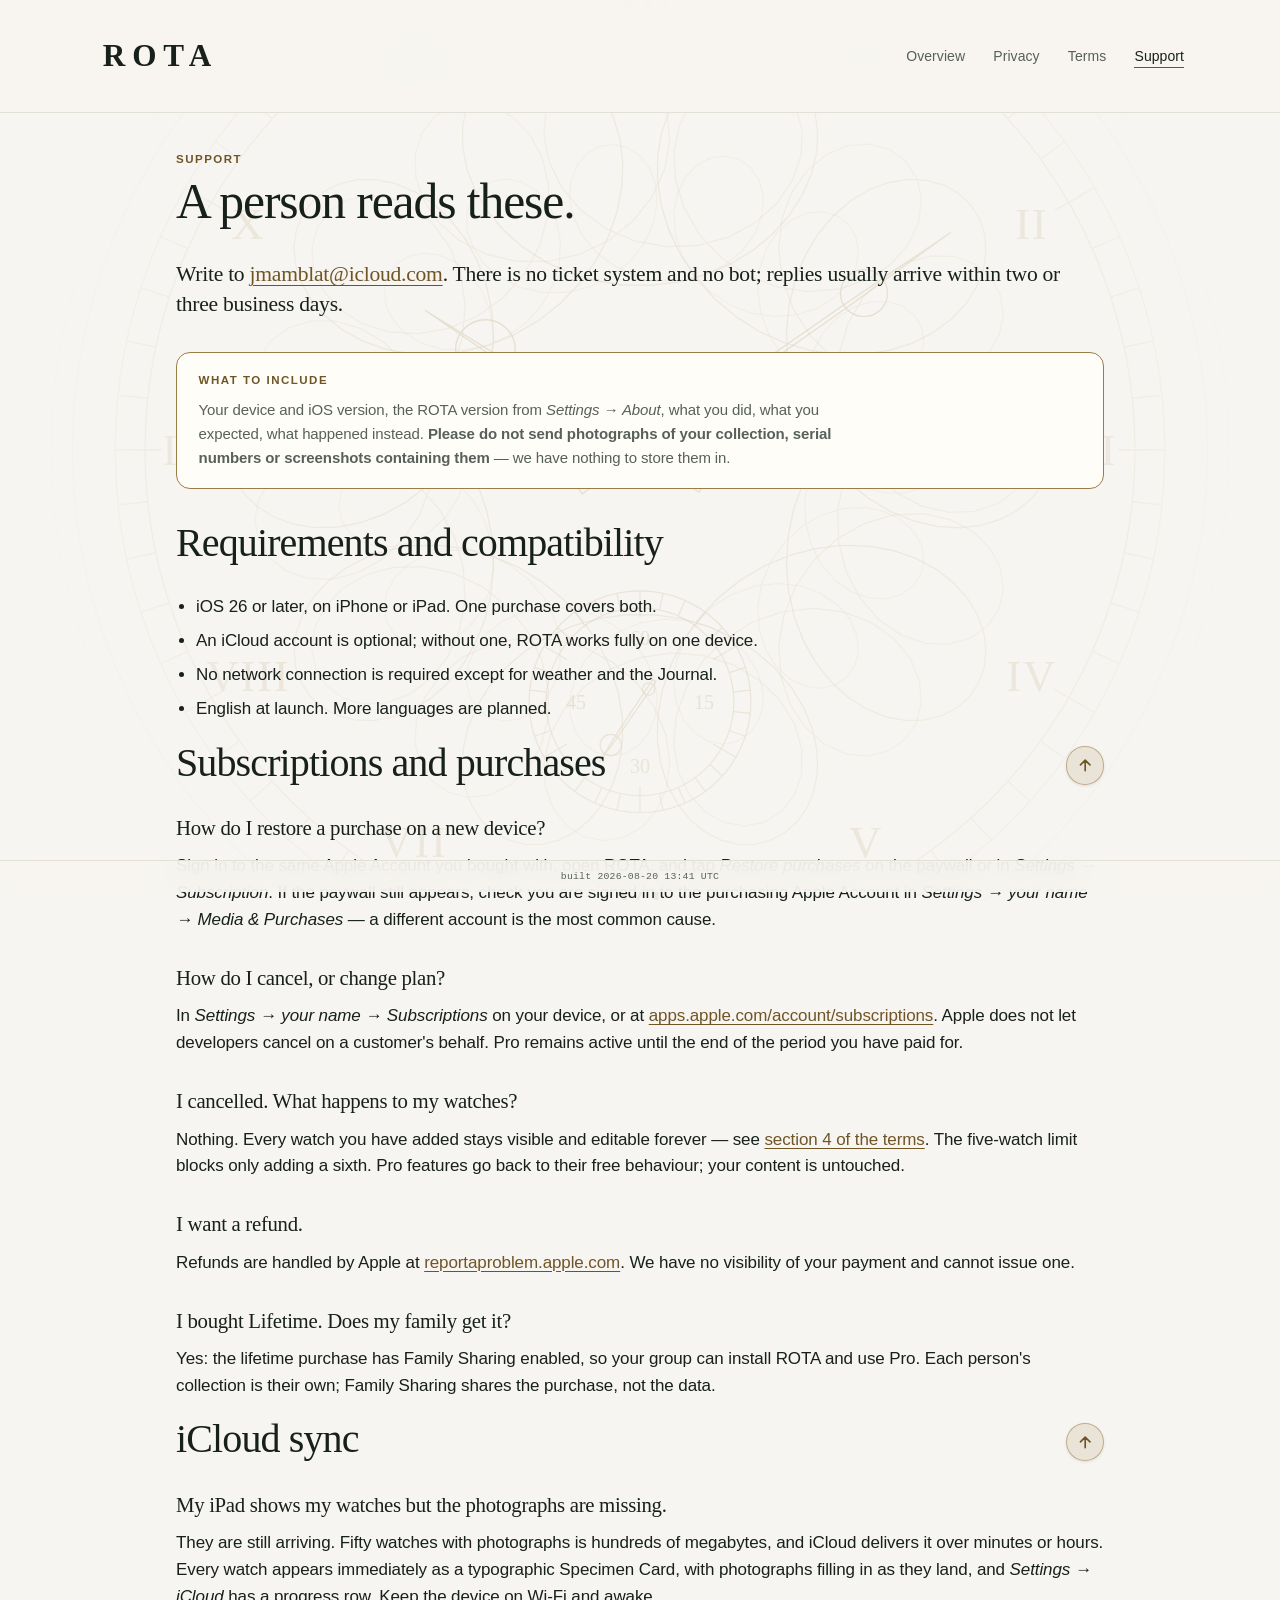
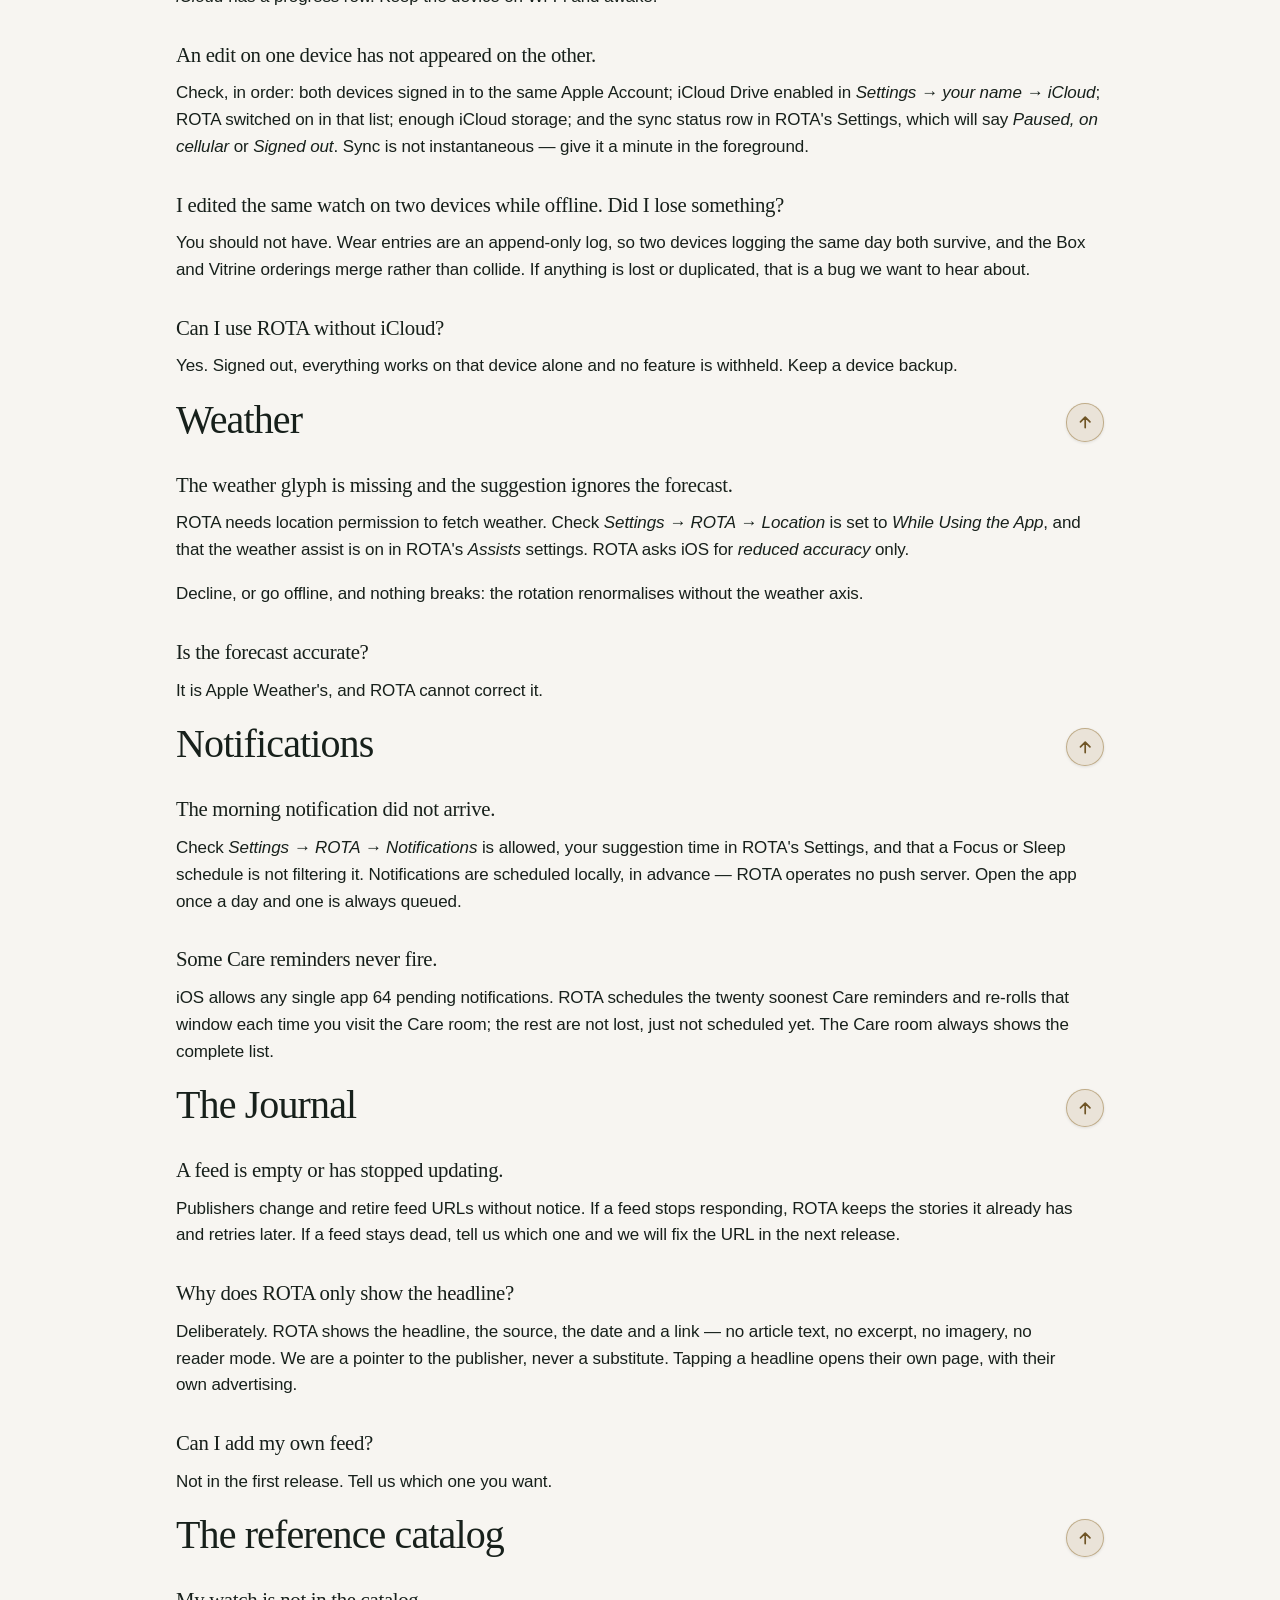
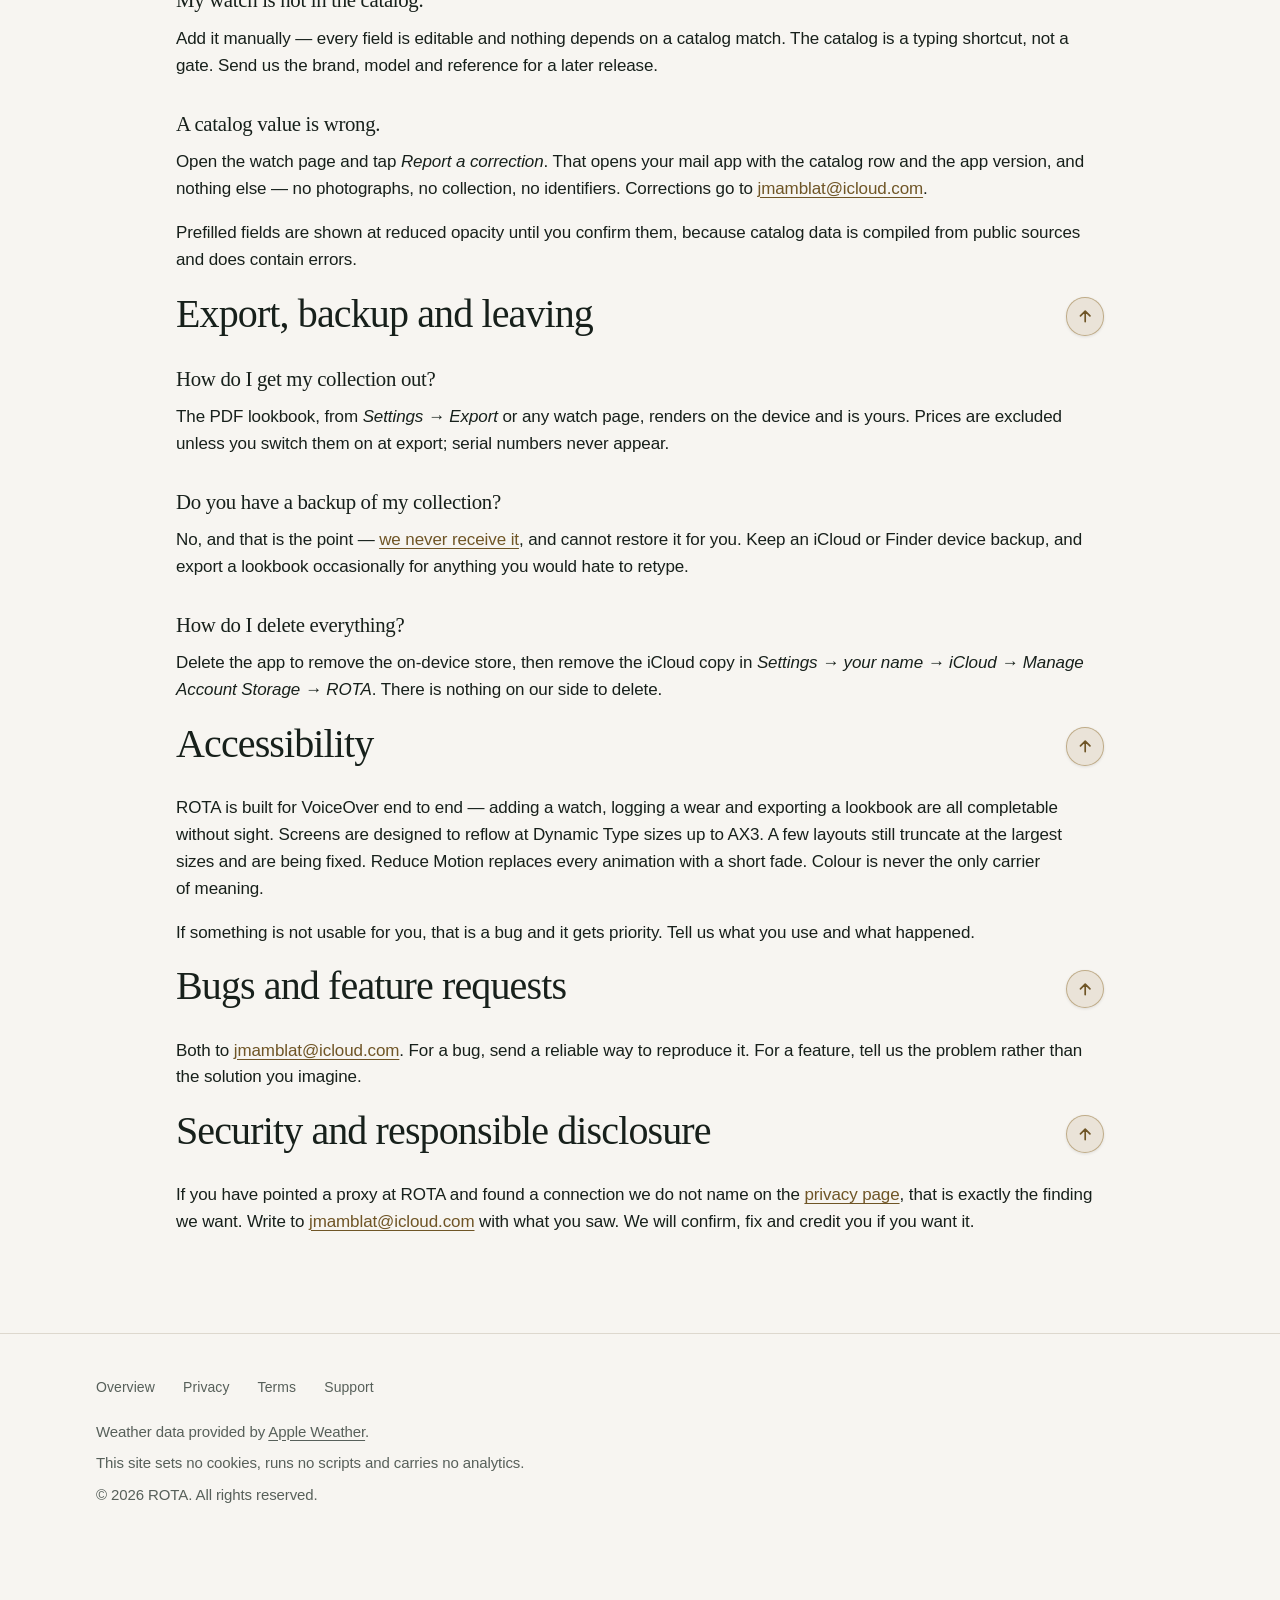
<file: docs/support/index.html>
<!DOCTYPE html>
<html lang="en">
<head>
<meta charset="utf-8">
<meta name="viewport" content="width=device-width, initial-scale=1">
<title>Support — ROTA</title>
<meta name="description" content="Help with ROTA: iCloud sync, weather, notifications, subscriptions and restoring purchases, catalog corrections, exports and accessibility. Email a human.">
<meta name="color-scheme" content="light dark">
<meta name="theme-color" content="#0E1512">
<link rel="stylesheet" href="../assets/rota.css?v=20260820134101">
</head>
<body>
<div class="backdrop" aria-hidden="true">
<svg class="guilloche-bg" viewBox="0 0 600 600" aria-hidden="true" focusable="false">
  <g fill="none" stroke="currentColor" stroke-width="0.6" vector-effect="non-scaling-stroke">
    <circle cx="300.0" cy="300.0" r="285" opacity="0.42"/>
    <circle cx="300.0" cy="300.0" r="276" opacity="0.30"/>
    <circle cx="300.0" cy="300.0" r="266" opacity="0.5"/>
    <path d="M285,22 L285,10 A15,15 0 0 1 315,10 L315,22" opacity="0.5"/>
    <rect x="286" y="20" width="28" height="16" rx="4" opacity="0.5"/>
    <circle cx="300" cy="6" r="13" opacity="0.45"/>
    <path d="M493.00,300.00L492.04,292.32L489.17,284.97L484.50,278.28L478.17,272.54L470.38,268.04L461.37,265.01L451.42,263.62L440.84,264.00L429.97,266.24L419.13,270.34L408.67,276.25L398.90,283.87L390.12,293.03L382.59,303.53L376.53,315.11L372.12,327.47L369.46,340.29L368.63,353.26L369.60,366.01L372.33,378.24L376.69,389.61L382.51,399.85L389.55,408.69L397.57,415.93L406.25,421.42L415.28,425.05L424.32,426.78L433.04,426.63L441.12,424.67L448.23,421.05L454.12,415.95L458.52,409.60L461.27,402.29L462.20,394.31L461.25,385.99L458.37,377.68L453.62,369.69L447.09,362.35L438.93,355.97L429.34,350.81L418.57,347.10L406.91,345.02L394.68,344.69L382.19,346.18L369.79,349.50L357.82,354.59L346.58,361.35L336.39,369.60L327.49,379.14L320.10,389.70L314.38,400.98L310.46,412.67L308.38,424.44L308.14,435.94L309.66,446.85L312.83,456.86L317.46,465.67L323.32,473.05L330.15,478.78L337.65,482.72L345.49,484.77L353.34,484.90L360.87,483.13L367.75,479.54L373.67,474.28L378.37,467.53L381.60,459.55L383.19,450.61L382.98,441.01L380.91,431.09L376.96,421.17L371.17,411.60L363.64,402.70L354.53,394.76L344.05,388.04L332.46,382.78L320.03,379.15L307.08,377.27L293.96,377.19L280.99,378.93L268.51,382.43L256.83,387.57L246.25,394.17L237.03,402.03L229.37,410.86L223.43,420.39L219.33,430.29L217.11,440.23L216.76,449.86L218.21,458.87L221.32,466.94L225.90,473.79L231.74,479.18L238.55,482.91L246.04,484.83L253.88,484.85L261.74,482.95L269.27,479.16L276.17,473.56L282.12,466.31L286.85,457.60L290.14,447.68L291.80,436.83L291.70,425.37L289.77,413.61L286.00,401.90L280.42,390.57L273.16,379.95L264.37,370.32L254.27,361.95L243.11,355.07L231.18,349.84L218.81,346.37L206.31,344.74L194.04,344.92L182.33,346.87L171.48,350.46L161.79,355.51L153.50,361.81L146.83,369.08L141.94,377.02L138.91,385.33L137.80,393.66L138.59,401.67L141.19,409.05L145.48,415.48L151.25,420.69L158.28,424.44L166.29,426.53L174.97,426.83L184.00,425.26L193.04,421.78L201.76,416.44L209.84,409.33L216.98,400.60L222.90,390.47L227.38,379.18L230.24,367.01L231.36,354.28L230.67,341.33L228.16,328.48L223.88,316.07L217.95,304.42L210.53,293.83L201.84,284.55L192.14,276.80L181.72,270.74L170.90,266.50L160.02,264.11L149.41,263.58L139.40,264.83L130.30,267.75L122.40,272.14L115.94,277.78L111.13,284.41L108.12,291.71L107.01,299.38L107.82,307.08L110.53,314.47L115.06,321.22L121.27,327.04L128.95,331.65L137.88,334.81L147.76,336.34L158.30,336.09L169.16,334.01L180.02,330.06L190.52,324.29L200.35,316.80L209.22,307.75L216.86,297.35L223.04,285.85L227.59,273.54L230.39,260.74L231.37,247.77L230.54,234.99L227.95,222.71L223.71,211.26L218.01,200.92L211.05,191.96L203.10,184.58L194.46,178.95L185.45,175.17L176.39,173.29L167.63,173.30L159.50,175.11L152.29,178.61L146.30,183.60L141.77,189.85L138.89,197.10L137.80,205.04L138.61,213.34L141.33,221.67L145.93,229.70L152.33,237.09L160.37,243.56L169.85,248.83L180.53,252.66L192.13,254.88L204.34,255.35L216.82,254.01L229.23,250.83L241.25,245.88L252.56,239.25L262.84,231.10L271.86,221.66L279.38,211.18L285.23,199.94L289.29,188.27L291.52,176.50L291.91,164.96L290.52,153.99L287.48,143.90L282.96,134.98L277.19,127.48L270.42,121.61L262.97,117.53L255.14,115.32L247.28,115.04L239.71,116.66L232.77,120.11L226.76,125.25L221.95,131.88L218.60,139.77L216.88,148.65L216.93,158.21L218.85,168.12L222.66,178.05L228.30,187.66L235.70,196.63L244.69,204.65L255.07,211.47L266.59,216.86L278.96,220.62L291.87,222.65L305.00,222.87L317.99,221.27L330.52,217.91L342.28,212.90L352.95,206.40L362.29,198.64L370.09,189.87L376.16,180.38L380.41,170.50L382.78,160.56L383.28,150.89L381.97,141.82L378.99,133.66L374.51,126.71L368.76,121.19L362.02,117.33L354.57,115.26L346.75,115.08L338.88,116.83L331.31,120.47L324.35,125.93L318.31,133.05L313.47,141.65L310.06,151.49L308.27,162.27L308.22,173.71L310.01,185.45L313.64,197.18L319.07,208.55L326.20,219.24L334.88,228.96L344.88,237.43L355.97,244.44L367.85,249.81L380.20,253.42L392.69,255.20L405.00,255.16L416.77,253.35L427.70,249.88L437.49,244.94L445.90,238.74L452.70,231.53L457.74,223.63L460.92,215.34L462.18,207.00L461.54,198.95L459.08,191.51L454.92,184.99L449.26,179.67L442.32,175.80L434.38,173.57L425.74,173.12L416.73,174.55L407.67,177.88L398.91,183.07L390.77,190.05L383.55,198.65L377.52,208.68L372.92,219.89L369.92,231.99L368.66,244.69L369.21,257.64L371.58,270.51L375.72,282.97L381.52,294.69L388.83,305.38L397.43,314.77L407.06,322.65L417.43,328.84L428.23,333.23L439.12,335.77L449.77,336.44L459.84,335.33L469.02,332.54L477.02,328.26L483.60,322.71L488.55,316.15L491.71,308.89L492.98,301.23Z" opacity="0.34"/>
    <path d="M484.00,300.00L482.26,290.64L477.17,282.23L469.12,275.63L458.72,271.58L446.78,270.62L434.20,273.02L421.93,278.83L410.92,287.79L401.97,299.44L395.75,313.07L392.71,327.84L393.03,342.81L396.65,357.02L403.22,369.58L412.18,379.72L422.76,386.86L434.08,390.64L445.18,390.98L455.13,388.05L463.07,382.29L468.30,374.35L470.33,365.04L468.91,355.28L464.05,346.03L456.03,338.21L445.39,332.61L432.83,329.87L419.23,330.37L405.54,334.27L392.70,341.45L381.59,351.52L372.96,363.89L367.35,377.75L365.06,392.21L366.14,406.32L370.36,419.12L377.27,429.81L386.16,437.70L396.21,442.33L406.47,443.51L416.00,441.30L423.90,436.01L429.39,428.20L431.87,418.63L431.00,408.19L426.67,397.81L419.04,388.45L408.54,380.95L395.81,376.04L381.66,374.22L367.01,375.74L352.82,380.61L340.00,388.56L329.37,399.07L321.57,411.43L317.01,424.78L315.85,438.18L317.99,450.67L323.06,461.38L330.46,469.54L339.42,474.61L349.04,476.26L358.37,474.45L366.46,469.38L372.49,461.51L375.77,451.51L375.85,440.22L372.50,428.57L365.77,417.52L355.98,407.96L343.67,400.68L329.59,396.29L314.62,395.15L299.71,397.38L285.80,402.84L273.77,411.10L264.34,421.55L258.01,433.37L255.08,445.65L255.54,457.43L259.15,467.80L265.40,475.93L273.61,481.18L282.90,483.13L292.34,481.59L300.98,476.67L307.93,468.72L312.43,458.32L313.93,446.24L312.09,433.38L306.85,420.70L298.39,409.13L287.17,399.52L273.86,392.56L259.29,388.72L244.37,388.23L230.08,391.07L217.32,396.93L206.89,405.28L199.38,415.38L195.21,426.36L194.48,437.27L197.06,447.16L202.57,455.17L210.38,460.56L219.69,462.81L229.59,461.64L239.13,457.01L247.38,449.17L253.52,438.61L256.90,426.02L257.08,412.26L253.87,398.27L247.36,384.99L237.88,373.33L226.01,364.04L212.51,357.71L198.29,354.68L184.28,355.03L171.44,358.58L160.61,364.90L152.50,373.33L147.58,383.05L146.12,393.13L148.08,402.63L153.18,410.62L160.90,416.32L170.51,419.09L181.14,418.55L191.84,414.56L201.68,407.23L209.76,396.95L215.37,384.35L217.95,370.19L217.21,355.40L213.11,340.93L205.87,327.72L195.99,316.58L184.14,308.19L171.16,303.01L158.00,301.22L145.61,302.77L134.88,307.32L126.59,314.32L121.33,323.01L119.46,332.50L121.06,341.84L125.97,350.10L133.77,356.42L143.80,360.08L155.26,360.60L167.23,357.71L178.75,351.43L188.90,342.03L196.87,330.02L202.04,316.12L203.99,301.20L202.57,286.21L197.89,272.09L190.33,259.73L180.48,249.87L169.12,243.06L157.16,239.63L145.55,239.61L135.23,242.81L127.03,248.74L121.63,256.74L119.48,265.98L120.80,275.51L125.54,284.39L133.38,291.71L143.77,296.70L155.95,298.75L169.05,297.51L182.12,292.86L194.21,284.95L204.46,274.22L212.15,261.28L216.78,246.95L218.06,232.15L215.99,217.83L210.84,204.92L203.10,194.22L193.49,186.39L182.86,181.85L172.16,180.76L162.32,183.03L154.25,188.30L148.69,195.98L146.20,205.29L147.12,215.35L151.49,225.19L159.12,233.88L169.56,240.58L182.14,244.61L196.02,245.49L210.27,243.00L223.94,237.18L236.13,228.33L246.03,217.00L253.05,203.92L256.80,189.97L257.15,176.11L254.26,163.28L248.52,152.35L240.55,144.04L231.16,138.87L221.25,137.14L211.78,138.86L203.68,143.78L197.76,151.42L194.68,161.06L194.86,171.87L198.49,182.90L205.48,193.21L215.49,201.89L227.93,208.19L242.03,211.53L256.91,211.59L271.60,208.27L285.17,201.78L296.77,192.55L305.70,181.24L311.48,168.67L313.87,155.78L312.89,143.52L308.83,132.79L302.22,124.41L293.79,118.97L284.42,116.88L275.04,118.28L266.60,123.03L259.98,130.74L255.91,140.80L254.93,152.42L257.32,164.68L263.11,176.64L272.08,187.36L283.74,196.02L297.40,201.96L312.21,204.72L327.24,204.12L341.52,200.23L354.17,193.37L364.40,184.13L371.65,173.25L375.55,161.63L376.01,150.22L373.21,139.96L367.58,131.70L359.76,126.15L350.57,123.79L340.93,124.90L331.81,129.44L324.10,137.14L318.61,147.48L315.98,159.74L316.60,173.06L320.62,186.48L327.93,199.07L338.14,209.92L350.66,218.32L364.69,223.70L379.33,225.77L393.63,224.46L406.65,220.02L417.55,212.89L425.67,203.77L430.54,193.50L431.96,182.99L429.99,173.22L424.95,165.08L417.39,159.35L408.06,156.62L397.85,157.25L387.71,161.34L378.57,168.73L371.30,179.01L366.61,191.53L365.01,205.49L366.76,219.96L371.85,233.98L380.04,246.64L390.79,257.13L403.41,264.80L417.03,269.24L430.71,270.28L443.49,268.03L454.50,262.85L462.97,255.33L468.36,246.25L470.34,236.51L468.85,227.06L464.10,218.84L456.55,212.69L446.87,209.28L435.89,209.08L424.54,212.31L413.77,218.93L404.50,228.62L397.51,240.84L393.39,254.85L392.53,269.76L395.05,284.63L400.78,298.50L409.33,310.51L420.07,319.95L432.20,326.28L444.79,329.23L456.90,328.79L467.60,325.20L476.07,318.97L481.66,310.79L483.96,301.52Z" opacity="0.24"/>
    <path d="M444.00,300.00L442.73,293.40L439.02,287.48L433.16,282.89L425.58,280.15L416.88,279.65L407.71,281.60L398.76,286.02L390.72,292.75L384.18,301.42L379.62,311.53L377.36,322.47L377.55,333.56L380.13,344.09L384.85,353.42L391.31,360.99L398.94,366.37L407.11,369.31L415.12,369.75L422.28,367.82L427.98,363.82L431.70,358.22L433.09,351.64L431.97,344.72L428.34,338.18L422.41,332.67L414.57,328.78L405.34,326.96L395.34,327.50L385.27,330.50L375.82,335.89L367.63,343.39L361.23,352.54L357.02,362.79L355.23,373.47L355.89,383.88L358.83,393.35L363.71,401.27L370.04,407.16L377.21,410.68L384.53,411.68L391.31,410.21L396.90,406.50L400.74,400.96L402.39,394.13L401.60,386.66L398.29,379.23L392.58,372.55L384.78,367.22L375.35,363.76L364.89,362.55L354.06,363.76L343.57,367.41L334.07,373.29L326.16,381.03L320.31,390.12L316.81,399.92L315.78,409.75L317.15,418.92L320.65,426.78L325.84,432.79L332.17,436.55L338.97,437.82L345.56,436.57L351.25,432.94L355.44,427.27L357.64,420.05L357.49,411.89L354.86,403.46L349.76,395.46L342.44,388.55L333.29,383.29L322.84,380.12L311.76,379.32L300.71,380.96L290.40,384.95L281.44,390.97L274.38,398.57L269.57,407.18L267.23,416.11L267.37,424.67L269.79,432.21L274.14,438.11L279.90,441.91L286.45,443.30L293.12,442.16L299.20,438.56L304.05,432.74L307.13,425.14L308.02,416.31L306.48,406.92L302.47,397.65L296.12,389.18L287.77,382.14L277.89,377.01L267.10,374.16L256.06,373.74L245.48,375.73L236.01,379.92L228.23,385.91L222.59,393.17L219.36,401.07L218.65,408.91L220.35,416.01L224.18,421.74L229.68,425.56L236.27,427.09L243.30,426.13L250.07,422.65L255.91,416.84L260.21,409.04L262.50,399.76L262.47,389.63L259.98,379.33L255.08,369.54L248.03,360.92L239.25,354.03L229.29,349.29L218.80,346.94L208.47,347.05L198.99,349.48L190.98,353.93L184.95,359.90L181.24,366.81L180.05,373.99L181.35,380.73L184.94,386.38L190.44,390.36L197.32,392.21L204.94,391.64L212.62,388.56L219.66,383.06L225.45,375.41L229.43,366.06L231.21,355.58L230.58,344.64L227.51,333.94L222.17,324.14L214.91,315.85L206.21,309.56L196.71,305.60L187.07,304.10L177.99,305.04L170.13,308.15L164.05,313.05L160.18,319.17L158.76,325.87L159.89,332.47L163.42,338.28L169.05,342.67L176.32,345.13L184.63,345.31L193.31,343.01L201.67,338.24L209.03,331.19L214.82,322.26L218.58,311.95L219.99,300.89L218.96,289.78L215.57,279.31L210.08,270.12L202.92,262.74L194.68,257.59L186.01,254.89L177.59,254.68L170.12,256.80L164.19,260.91L160.29,266.53L158.77,273.05L159.78,279.79L163.28,286.05L169.03,291.17L176.64,294.61L185.57,295.91L195.16,294.81L204.74,291.23L213.60,285.30L221.13,277.30L226.81,267.70L230.25,257.10L231.27,246.15L229.86,235.55L226.21,225.98L220.69,218.03L213.80,212.16L206.17,208.68L198.50,207.72L191.46,209.20L185.70,212.86L181.78,218.28L180.10,224.89L180.88,232.05L184.20,239.04L189.88,245.21L197.61,249.93L206.89,252.71L217.13,253.21L227.64,251.25L237.73,246.88L246.74,240.30L254.09,231.93L259.35,222.29L262.24,212.02L262.66,201.81L260.72,192.35L256.71,184.28L251.08,178.12L244.42,174.26L237.38,172.89L230.67,174.03L224.96,177.51L220.83,182.97L218.77,189.89L219.08,197.66L221.91,205.59L227.18,213.00L234.64,219.24L243.88,223.74L254.33,226.10L265.34,226.07L276.22,223.60L286.28,218.82L294.91,212.05L301.61,203.77L306.01,194.58L307.94,185.16L307.43,176.20L304.67,168.36L300.07,162.23L294.14,158.25L287.52,156.71L280.91,157.70L274.97,161.14L270.36,166.73L267.61,174.04L267.09,182.49L269.03,191.41L273.45,200.11L280.18,207.91L288.86,214.22L299.00,218.55L309.97,220.58L321.10,220.17L331.69,217.37L341.09,212.41L348.74,205.73L354.21,197.86L357.24,189.45L357.78,181.20L355.94,173.79L352.04,167.84L346.54,163.86L340.06,162.21L333.24,163.08L326.79,166.45L321.37,172.13L317.57,179.73L315.84,188.73L316.48,198.50L319.59,208.35L325.08,217.60L332.69,225.59L341.97,231.80L352.35,235.82L363.17,237.43L373.74,236.59L383.37,233.47L391.47,228.41L397.54,221.90L401.24,214.55L402.44,207.04L401.16,200.06L397.65,194.28L392.30,190.24L385.66,188.40L378.38,188.99L371.14,192.12L364.64,197.64L359.49,205.27L356.21,214.53L355.18,224.84L356.57,235.52L360.40,245.88L366.48,255.25L374.42,263.05L383.71,268.79L393.72,272.19L403.78,273.12L413.18,271.66L421.28,268.07L427.54,262.78L431.55,256.36L433.08,249.46L432.08,242.77L428.71,236.98L423.30,232.69L416.33,230.40L408.42,230.45L400.23,232.99L392.46,238.00L385.78,245.24L380.75,254.33L377.80,264.71L377.23,275.75L379.10,286.76L383.31,297.05L389.56,305.99L397.40,313.05L406.25,317.86L415.43,320.21L424.26,320.09L432.05,317.69L438.22,313.35L442.30,307.61L443.97,301.07Z" opacity="0.18"/>
    <g opacity="0.5"><circle cx="300.0" cy="300.0" r="232"/><circle cx="300.0" cy="300.0" r="246"/><path d="M300.00,75.70L300.00,54.00M324.25,69.27L325.71,55.35M348.24,73.07L351.15,59.38M371.69,79.35L376.02,66.04M394.36,88.06L400.06,75.27M412.15,105.75L423.00,86.96M436.37,112.31L444.60,100.98M455.24,127.59L464.61,117.19M472.41,144.76L482.81,135.39M487.69,163.63L499.02,155.40M494.25,187.85L513.04,177.00M511.94,205.64L524.73,199.94M520.65,228.31L533.96,223.98M526.93,251.76L540.62,248.85M530.73,275.75L544.65,274.29M524.30,300.00L546.00,300.00M530.73,324.25L544.65,325.71M526.93,348.24L540.62,351.15M520.65,371.69L533.96,376.02M511.94,394.36L524.73,400.06M494.25,412.15L513.04,423.00M487.69,436.37L499.02,444.60M472.41,455.24L482.81,464.61M455.24,472.41L464.61,482.81M436.37,487.69L444.60,499.02M412.15,494.25L423.00,513.04M394.36,511.94L400.06,524.73M371.69,520.65L376.02,533.96M348.24,526.93L351.15,540.62M324.25,530.73L325.71,544.65M300.00,524.30L300.00,546.00M275.75,530.73L274.29,544.65M251.76,526.93L248.85,540.62M228.31,520.65L223.98,533.96M205.64,511.94L199.94,524.73M187.85,494.25L177.00,513.04M163.63,487.69L155.40,499.02M144.76,472.41L135.39,482.81M127.59,455.24L117.19,464.61M112.31,436.37L100.98,444.60M105.75,412.15L86.96,423.00M88.06,394.36L75.27,400.06M79.35,371.69L66.04,376.02M73.07,348.24L59.38,351.15M69.27,324.25L55.35,325.71M75.70,300.00L54.00,300.00M69.27,275.75L55.35,274.29M73.07,251.76L59.38,248.85M79.35,228.31L66.04,223.98M88.06,205.64L75.27,199.94M105.75,187.85L86.96,177.00M112.31,163.63L100.98,155.40M127.59,144.76L117.19,135.39M144.76,127.59L135.39,117.19M163.63,112.31L155.40,100.98M187.85,105.75L177.00,86.96M205.64,88.06L199.94,75.27M228.31,79.35L223.98,66.04M251.76,73.07L248.85,59.38M275.75,69.27L274.29,55.35"/></g>
    <g class="dial-romans" stroke="none" fill="currentColor" opacity="0.66"><text x="300.00" y="88.00">XII</text><text x="406.00" y="116.40">I</text><text x="483.60" y="194.00">II</text><text x="512.00" y="300.00">III</text><text x="483.60" y="406.00">IV</text><text x="406.00" y="483.60">V</text><text x="300.00" y="512.00">VI</text><text x="194.00" y="483.60">VII</text><text x="116.40" y="406.00">VIII</text><text x="88.00" y="300.00">IX</text><text x="116.40" y="194.00">X</text><text x="194.00" y="116.40">XI</text></g>
    <g opacity="0.44"><circle cx="300.0" cy="418.0" r="44"/><circle cx="300.0" cy="418.0" r="52"/><path d="M300.00,378.40L300.00,366.00M309.15,374.96L310.81,367.14M317.90,377.80L321.15,370.50M325.86,382.40L330.56,375.93M332.70,388.56L338.64,383.21M334.29,398.20L345.03,392.00M341.85,404.40L349.45,401.93M343.76,413.40L351.72,412.56M343.76,422.60L351.72,423.44M341.85,431.60L349.45,434.07M334.29,437.80L345.03,444.00M332.70,447.44L338.64,452.79M325.86,453.60L330.56,460.07M317.90,458.20L321.15,465.50M309.15,461.04L310.81,468.86M300.00,457.60L300.00,470.00M290.85,461.04L289.19,468.86M282.10,458.20L278.85,465.50M274.14,453.60L269.44,460.07M267.30,447.44L261.36,452.79M265.71,437.80L254.97,444.00M258.15,431.60L250.55,434.07M256.24,422.60L248.28,423.44M256.24,413.40L248.28,412.56M258.15,404.40L250.55,401.93M265.71,398.20L254.97,392.00M267.30,388.56L261.36,383.21M274.14,382.40L269.44,375.93M282.10,377.80L278.85,370.50M290.85,374.96L289.19,367.14"/></g>
    <g class="dial-subs" stroke="none" fill="currentColor" opacity="0.5"><text x="300.0" y="388.0">60</text><text x="330.0" y="418.0">15</text><text x="300.0" y="448.0">30</text><text x="270.0" y="418.0">45</text></g>
    <g opacity="0.5"><path d="M307.41,408.53L289.61,434.49L280.99,446.19L288.60,433.81L306.01,407.58Z"/><circle cx="286.31" cy="438.29" r="5"/><circle cx="304.03" cy="412.03" r="2.89"/></g>
    <g opacity="0.6"><path d="M327.70,319.78L238.69,261.47L199.36,234.64L239.87,259.66L329.33,317.26Z"/><circle cx="227.54" cy="252.94" r="14"/><circle cx="317.11" cy="311.11" r="5.10"/><path d="M271.40,318.44L395.43,232.03L445.81,197.90L396.51,233.57L272.89,320.57Z"/><circle cx="404.98" cy="226.49" r="11"/><circle cx="283.29" cy="311.70" r="4.42"/><circle cx="300.0" cy="300.0" r="5"/></g>
  </g>
</svg>
</div>

<a class="skip" href="#main">Skip to content</a>

<header class="masthead">
  <div class="wrap">
    <a class="wordmark" href="../">ROTA</a>
    <nav class="nav" aria-label="Primary">
      <a href="../">Overview</a>
      <a href="../privacy/">Privacy</a>
      <a href="../terms/">Terms</a>
      <a href="./" aria-current="page">Support</a>
    </nav>
  </div>
</header>

<main id="main">
<section id="section-1">
<div class="wrap prose">

  <p class="eyebrow">Support</p>
  <h1>A person reads these.</h1>

  <p class="lede">Write to <a href="mailto:jmamblat@icloud.com">jmamblat@icloud.com</a>. There is no
    ticket system and no bot; replies usually arrive within two or three business days.</p>

  <div class="notice">
    <p class="eyebrow">What to include</p>
    <p class="small">Your device and iOS version, the ROTA version from
      <em>Settings → About</em>, what you did, what you expected, what happened instead.
      <strong>Please do not send photographs of your collection, serial numbers or
      screenshots containing them</strong> — we have nothing to store them in.</p>
  </div>

  <h2 id="requirements">Requirements and compatibility</h2>
  <ul>
    <li>iOS 26 or later, on iPhone or iPad. One purchase covers both.</li>
    <li>An iCloud account is optional; without one, ROTA works fully on one device.</li>
    <li>No network connection is required except for weather and the Journal.</li>
    <li>English at launch. More languages are planned.</li>
  </ul>

  <a class="section-up" href="#requirements" aria-label="Back to the previous section" title="Previous section"><svg viewBox="0 0 24 24" aria-hidden="true" focusable="false"><path d="M12 19V6M12 5.5l-6.2 6.2M12 5.5l6.2 6.2"/></svg></a>
  <h2 id="purchases">Subscriptions and purchases</h2>

  <h3>How do I restore a purchase on a new device?</h3>
  <p>Sign in to the same Apple Account you bought with, open ROTA, and tap
    <em>Restore purchases</em> on the paywall or in <em>Settings → Subscription</em>. If the
    paywall still appears, check you are signed in to the purchasing Apple Account in
    <em>Settings → your name → Media &amp; Purchases</em> — a different account is the most
    common cause.</p>

  <h3>How do I cancel, or change plan?</h3>
  <p>In <em>Settings → your name → Subscriptions</em> on your device, or at
    <a href="https://apps.apple.com/account/subscriptions">apps.apple.com/account/subscriptions</a>.
    Apple does not let developers cancel on a customer's behalf. Pro remains active until the
    end of the period you have paid for.</p>

  <h3>I cancelled. What happens to my watches?</h3>
  <p>Nothing. Every watch you have added stays visible and editable forever — see
    <a href="../terms/#free">section 4 of the terms</a>. The five-watch limit blocks only
    adding a sixth. Pro features go back to their free behaviour; your content is
    untouched.</p>

  <h3>I want a refund.</h3>
  <p>Refunds are handled by Apple at
    <a href="https://reportaproblem.apple.com">reportaproblem.apple.com</a>. We have no
    visibility of your payment and cannot issue one.</p>

  <h3>I bought Lifetime. Does my family get it?</h3>
  <p>Yes: the lifetime purchase has Family Sharing enabled, so your group can install ROTA
    and use Pro. Each person's collection is their own; Family Sharing shares the purchase,
    not the data.</p>

  <a class="section-up" href="#purchases" aria-label="Back to the previous section" title="Previous section"><svg viewBox="0 0 24 24" aria-hidden="true" focusable="false"><path d="M12 19V6M12 5.5l-6.2 6.2M12 5.5l6.2 6.2"/></svg></a>
  <h2 id="sync">iCloud sync</h2>

  <h3>My iPad shows my watches but the photographs are missing.</h3>
  <p>They are still arriving. Fifty watches with photographs is hundreds of megabytes, and
    iCloud delivers it over minutes or hours. Every watch appears immediately as a
    typographic Specimen Card, with photographs filling in as they land, and
    <em>Settings → iCloud</em> has a progress row. Keep the device on Wi-Fi and awake.</p>

  <h3>An edit on one device has not appeared on the other.</h3>
  <p>Check, in order: both devices signed in to the same Apple Account; iCloud Drive enabled
    in <em>Settings → your name → iCloud</em>; ROTA switched on in that list; enough iCloud
    storage; and the sync status row in ROTA's Settings, which will say
    <em>Paused, on cellular</em> or <em>Signed out</em>. Sync is not instantaneous — give it
    a minute in the foreground.</p>

  <h3>I edited the same watch on two devices while offline. Did I lose something?</h3>
  <p>You should not have. Wear entries are an append-only log, so two devices logging the
    same day both survive, and the Box and Vitrine orderings merge rather than collide. If
    anything is lost or duplicated, that is a bug we want to hear about.</p>

  <h3>Can I use ROTA without iCloud?</h3>
  <p>Yes. Signed out, everything works on that device alone and no feature is withheld. Keep
    a device backup.</p>

  <a class="section-up" href="#sync" aria-label="Back to the previous section" title="Previous section"><svg viewBox="0 0 24 24" aria-hidden="true" focusable="false"><path d="M12 19V6M12 5.5l-6.2 6.2M12 5.5l6.2 6.2"/></svg></a>
  <h2 id="weather">Weather</h2>

  <h3>The weather glyph is missing and the suggestion ignores the forecast.</h3>
  <p>ROTA needs location permission to fetch weather. Check
    <em>Settings → ROTA → Location</em> is set to <em>While Using the App</em>, and that the
    weather assist is on in ROTA's <em>Assists</em> settings. ROTA asks iOS for
    <em>reduced accuracy</em> only.</p>
  <p>Decline, or go offline, and nothing breaks: the rotation renormalises without the
    weather axis.</p>

  <h3>Is the forecast accurate?</h3>
  <p>It is Apple Weather's, and ROTA cannot correct it.</p>

  <a class="section-up" href="#weather" aria-label="Back to the previous section" title="Previous section"><svg viewBox="0 0 24 24" aria-hidden="true" focusable="false"><path d="M12 19V6M12 5.5l-6.2 6.2M12 5.5l6.2 6.2"/></svg></a>
  <h2 id="notifications">Notifications</h2>

  <h3>The morning notification did not arrive.</h3>
  <p>Check <em>Settings → ROTA → Notifications</em> is allowed, your suggestion time in
    ROTA's Settings, and that a Focus or Sleep schedule is not filtering it. Notifications
    are scheduled locally, in advance — ROTA operates no push server. Open the app once a day
    and one is always queued.</p>

  <h3>Some Care reminders never fire.</h3>
  <p>iOS allows any single app 64 pending notifications. ROTA schedules the twenty soonest
    Care reminders and re-rolls that window each time you visit the Care room; the rest are
    not lost, just not scheduled yet. The Care room always shows the complete list.</p>

  <a class="section-up" href="#notifications" aria-label="Back to the previous section" title="Previous section"><svg viewBox="0 0 24 24" aria-hidden="true" focusable="false"><path d="M12 19V6M12 5.5l-6.2 6.2M12 5.5l6.2 6.2"/></svg></a>
  <h2 id="journal">The Journal</h2>

  <h3>A feed is empty or has stopped updating.</h3>
  <p>Publishers change and retire feed URLs without notice. If a feed stops responding, ROTA keeps the stories it already has and retries later. If a feed
    stays dead, tell us which one and we will fix the URL in the next release.</p>

  <h3>Why does ROTA only show the headline?</h3>
  <p>Deliberately. ROTA shows the headline, the source, the date and a link — no article
    text, no excerpt, no imagery, no reader mode. We are a pointer to the publisher, never a
    substitute. Tapping a headline opens their own page, with their own advertising.</p>

  <h3>Can I add my own feed?</h3>
  <p>Not in the first release. Tell us which one you want.</p>

  <a class="section-up" href="#journal" aria-label="Back to the previous section" title="Previous section"><svg viewBox="0 0 24 24" aria-hidden="true" focusable="false"><path d="M12 19V6M12 5.5l-6.2 6.2M12 5.5l6.2 6.2"/></svg></a>
  <h2 id="catalog">The reference catalog</h2>

  <h3>My watch is not in the catalog.</h3>
  <p>Add it manually — every field is editable and nothing depends on a catalog match. The
    catalog is a typing shortcut, not a gate. Send us the brand, model and reference for a
    later release.</p>

  <h3>A catalog value is wrong.</h3>
  <p>Open the watch page and tap <em>Report a correction</em>. That opens your mail app with
    the catalog row and the app version, and nothing else — no photographs, no collection, no
    identifiers. Corrections go to
    <a href="mailto:jmamblat@icloud.com">jmamblat@icloud.com</a>.</p>
  <p>Prefilled fields are shown at reduced opacity until you confirm them, because catalog
    data is compiled from public sources and does contain errors.</p>

  <a class="section-up" href="#catalog" aria-label="Back to the previous section" title="Previous section"><svg viewBox="0 0 24 24" aria-hidden="true" focusable="false"><path d="M12 19V6M12 5.5l-6.2 6.2M12 5.5l6.2 6.2"/></svg></a>
  <h2 id="export">Export, backup and leaving</h2>

  <h3>How do I get my collection out?</h3>
  <p>The PDF lookbook, from <em>Settings → Export</em> or any watch page, renders on the
    device and is yours. Prices are excluded unless you switch them on at export; serial
    numbers never appear.</p>

  <h3>Do you have a backup of my collection?</h3>
  <p>No, and that is the point — <a href="../privacy/">we never receive it</a>, and cannot
    restore it for you. Keep an iCloud or Finder device backup, and export a lookbook
    occasionally for anything you would hate to retype.</p>

  <h3>How do I delete everything?</h3>
  <p>Delete the app to remove the on-device store, then remove the iCloud copy in
    <em>Settings → your name → iCloud → Manage Account Storage → ROTA</em>. There is nothing
    on our side to delete.</p>

  <a class="section-up" href="#export" aria-label="Back to the previous section" title="Previous section"><svg viewBox="0 0 24 24" aria-hidden="true" focusable="false"><path d="M12 19V6M12 5.5l-6.2 6.2M12 5.5l6.2 6.2"/></svg></a>
  <h2 id="accessibility">Accessibility</h2>
  <p>ROTA is built for VoiceOver end to end — adding a watch, logging a wear and exporting a
    lookbook are all completable without sight. Screens are designed to reflow at Dynamic Type sizes up to AX3. A few layouts still truncate at the largest sizes and are being fixed. Reduce Motion
    replaces every animation with a short fade. Colour is never the only carrier of
    meaning.</p>
  <p>If something is not usable for you, that is a bug and it gets priority. Tell us what you
    use and what happened.</p>

  <a class="section-up" href="#accessibility" aria-label="Back to the previous section" title="Previous section"><svg viewBox="0 0 24 24" aria-hidden="true" focusable="false"><path d="M12 19V6M12 5.5l-6.2 6.2M12 5.5l6.2 6.2"/></svg></a>
  <h2 id="feedback">Bugs and feature requests</h2>
  <p>Both to <a href="mailto:jmamblat@icloud.com">jmamblat@icloud.com</a>. For a bug, send a
    reliable way to reproduce it. For a feature, tell us the problem rather than the solution
    you imagine.</p>

  <a class="section-up" href="#feedback" aria-label="Back to the previous section" title="Previous section"><svg viewBox="0 0 24 24" aria-hidden="true" focusable="false"><path d="M12 19V6M12 5.5l-6.2 6.2M12 5.5l6.2 6.2"/></svg></a>
  <h2 id="security">Security and responsible disclosure</h2>
  <p>If you have pointed a proxy at ROTA and found a connection we do not name on the
    <a href="../privacy/">privacy page</a>, that is exactly the finding we want. Write to
    <a href="mailto:jmamblat@icloud.com">jmamblat@icloud.com</a> with what you saw. We will
    confirm, fix and credit you if you want it.</p>

</div>
</section>
</main>

<footer class="foot">
  <div class="wrap">
    <nav class="nav" aria-label="Footer">
      <a href="../">Overview</a>
      <a href="../privacy/">Privacy</a>
      <a href="../terms/">Terms</a>
      <a href="./">Support</a>
    </nav>
    <p>Weather data provided by
      <a href="https://weatherkit.apple.com/legal-attribution.html">Apple Weather</a>.</p>
    <p>This site sets no cookies, runs no scripts and carries no analytics.</p>
    <p>© 2026 ROTA. All rights reserved.</p>
  </div>
  <p class="buildstamp"><span class="mono">built 2026-08-20 13:41 UTC</span></p>
</footer>

</body>
</html>
</file>
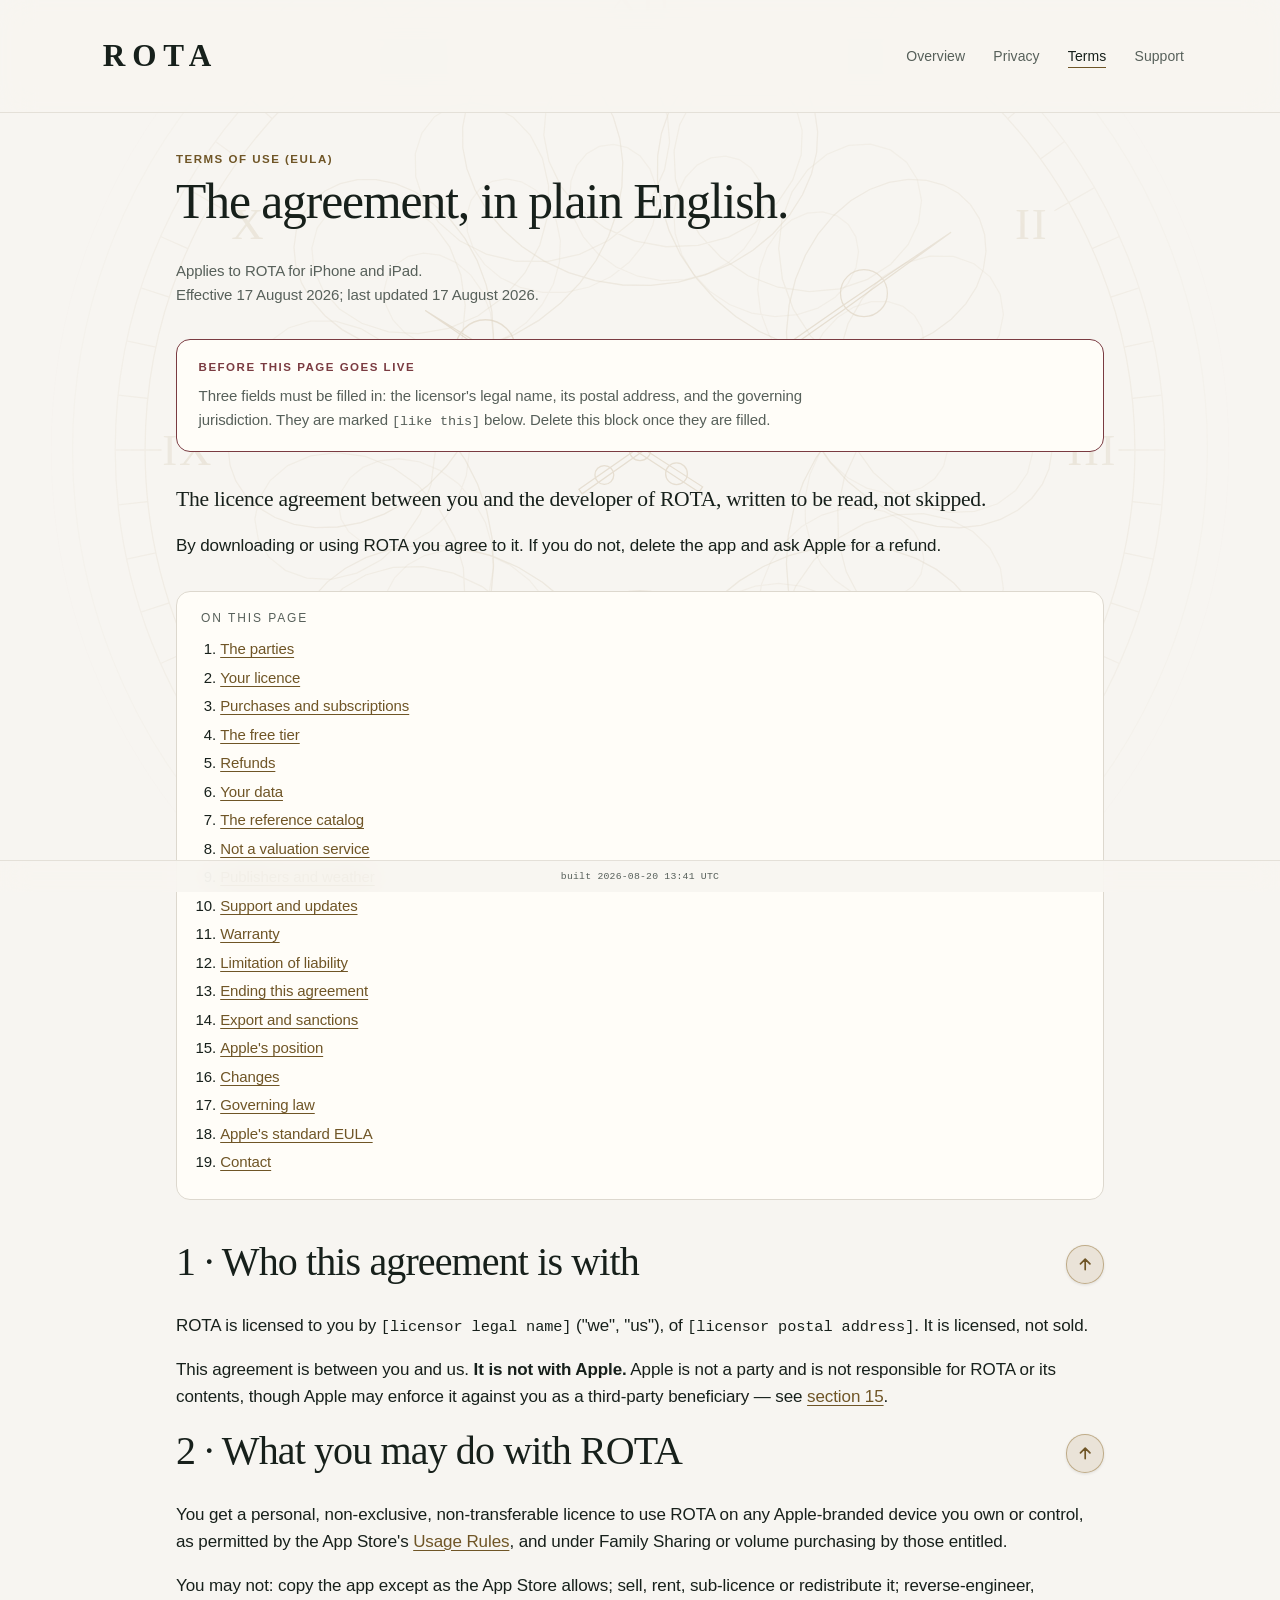
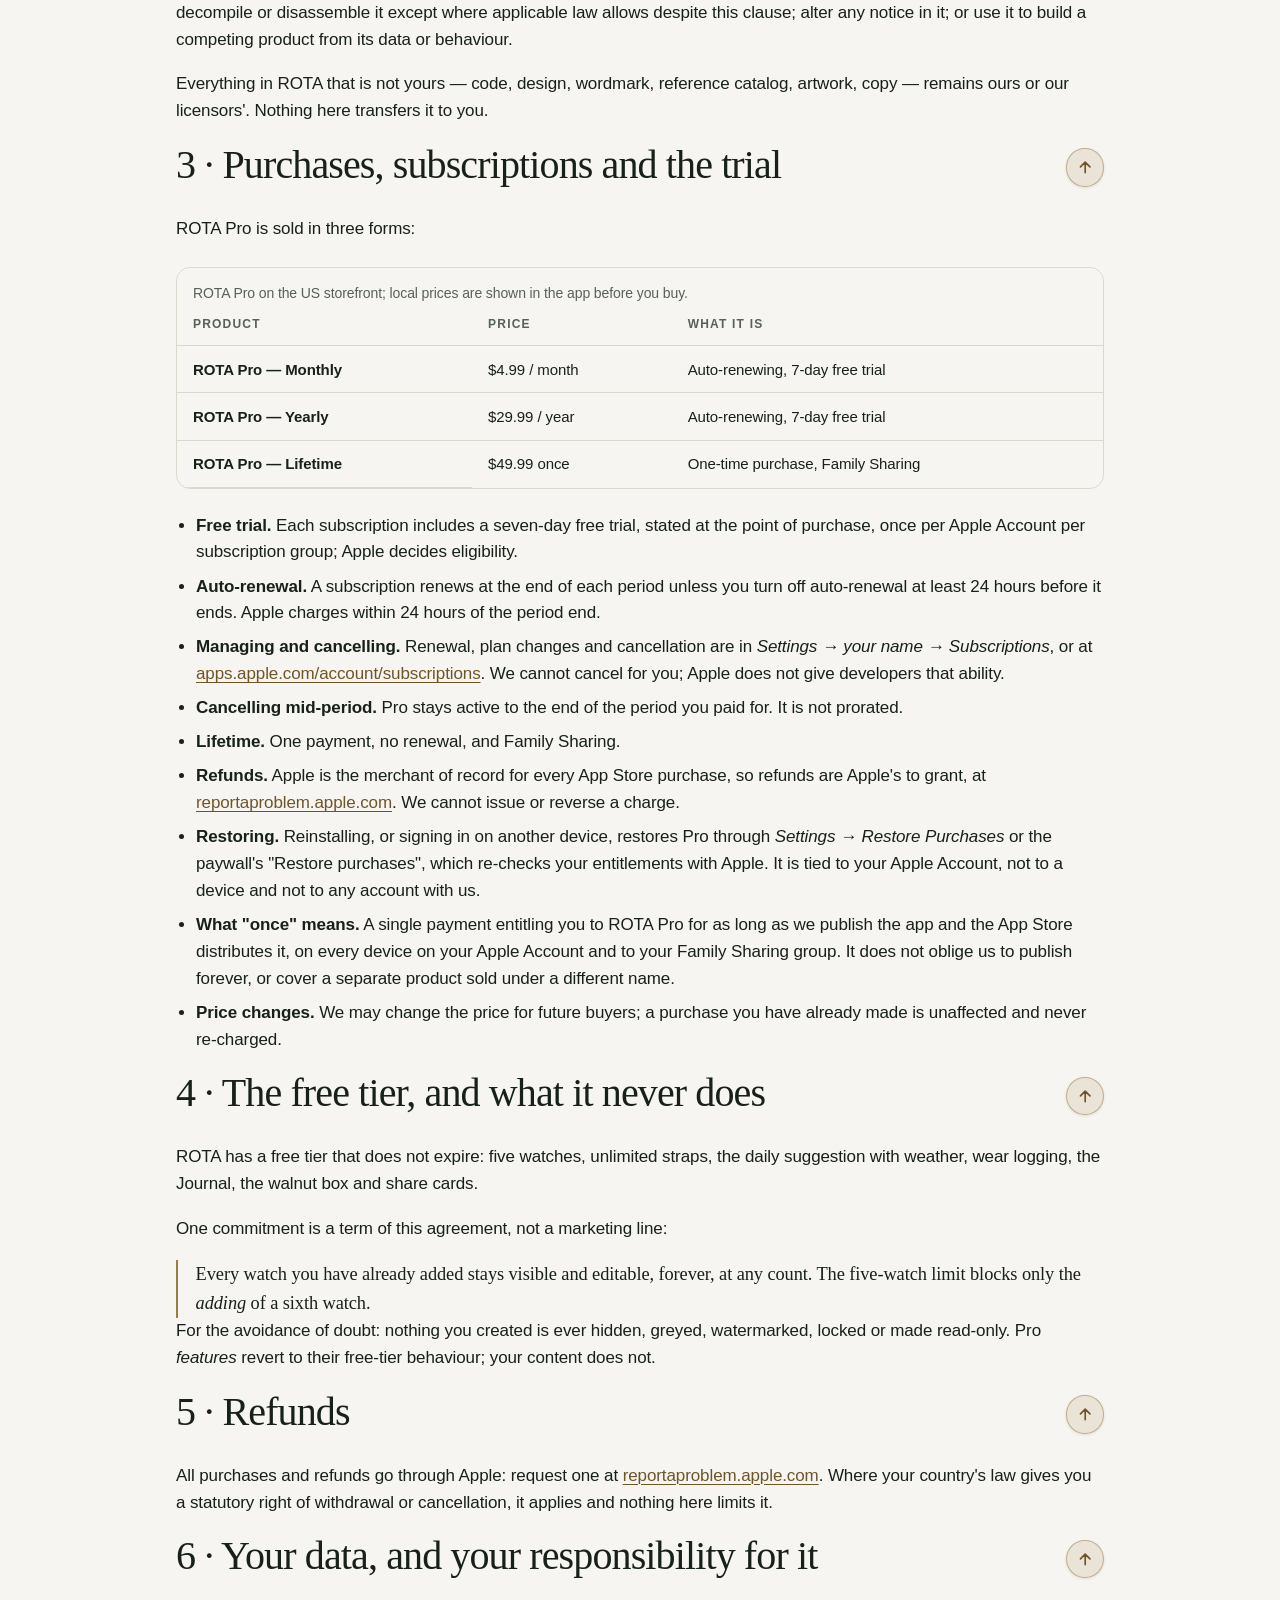
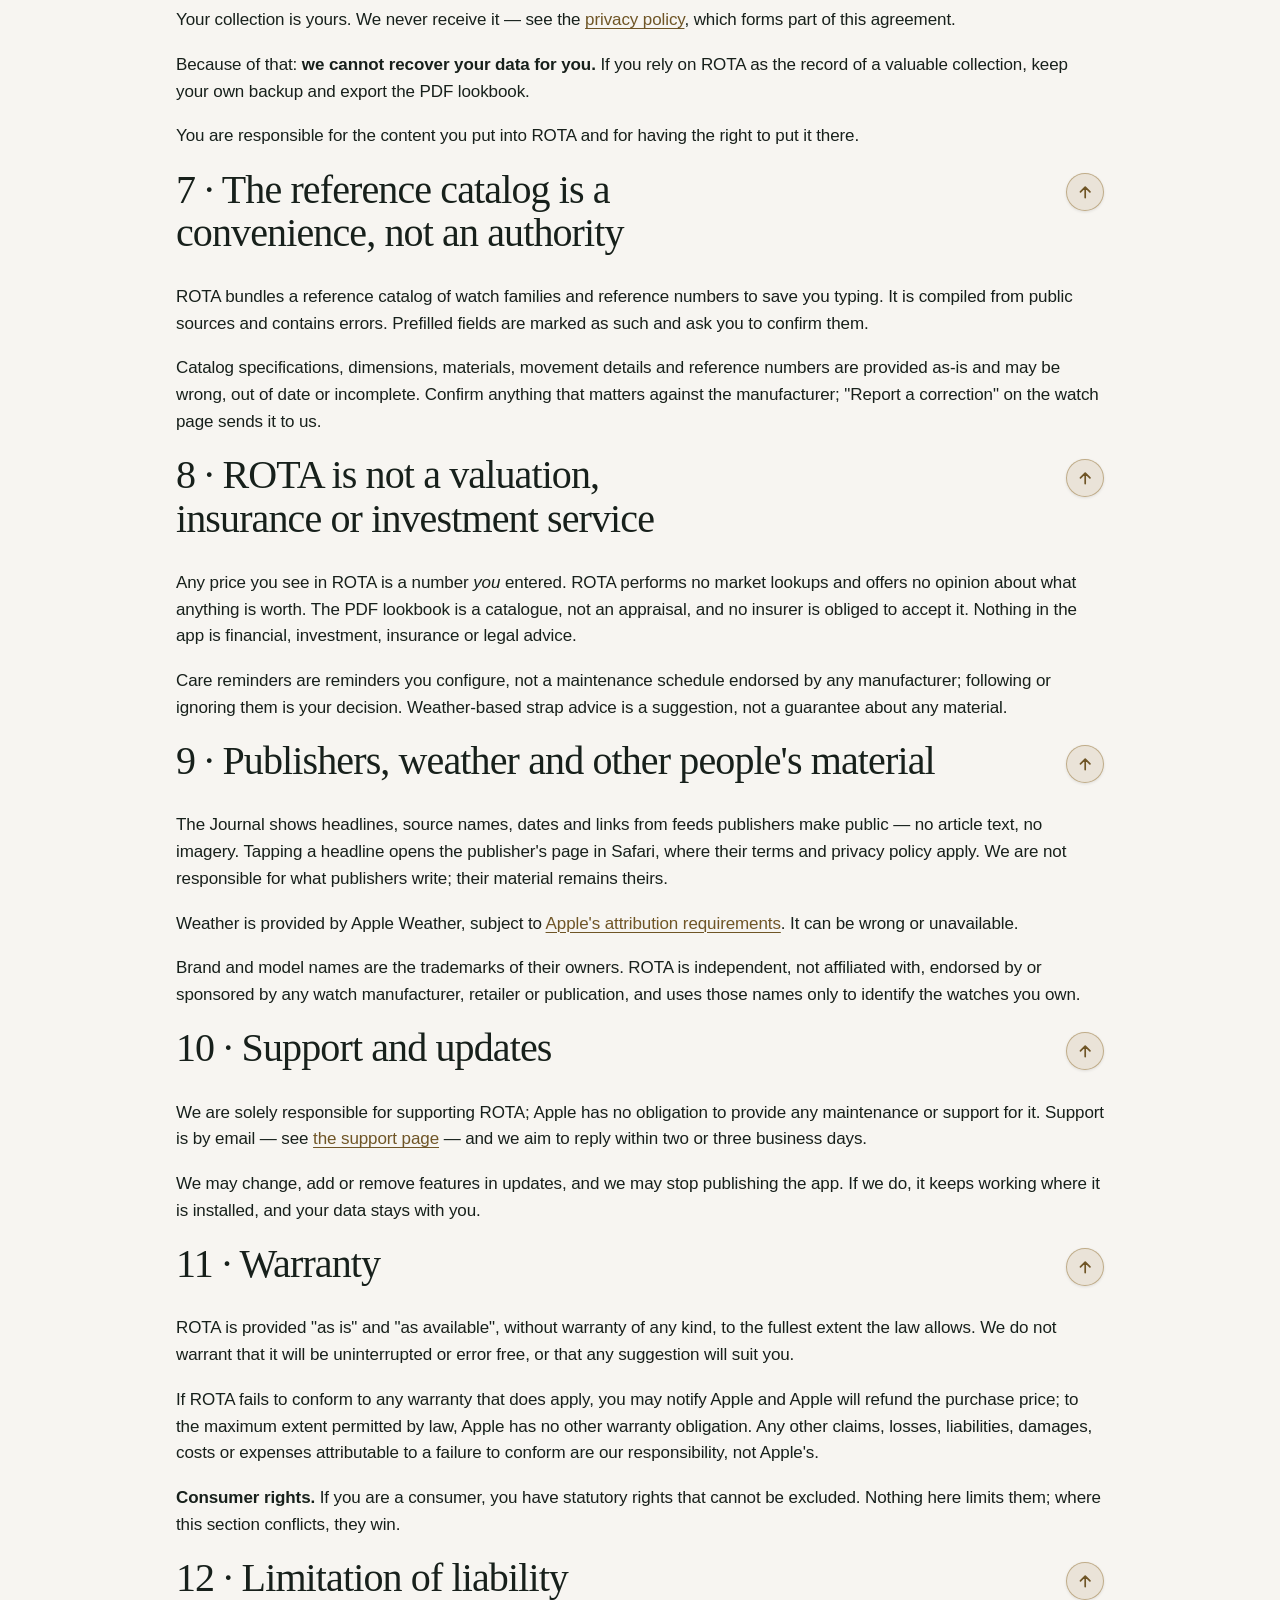
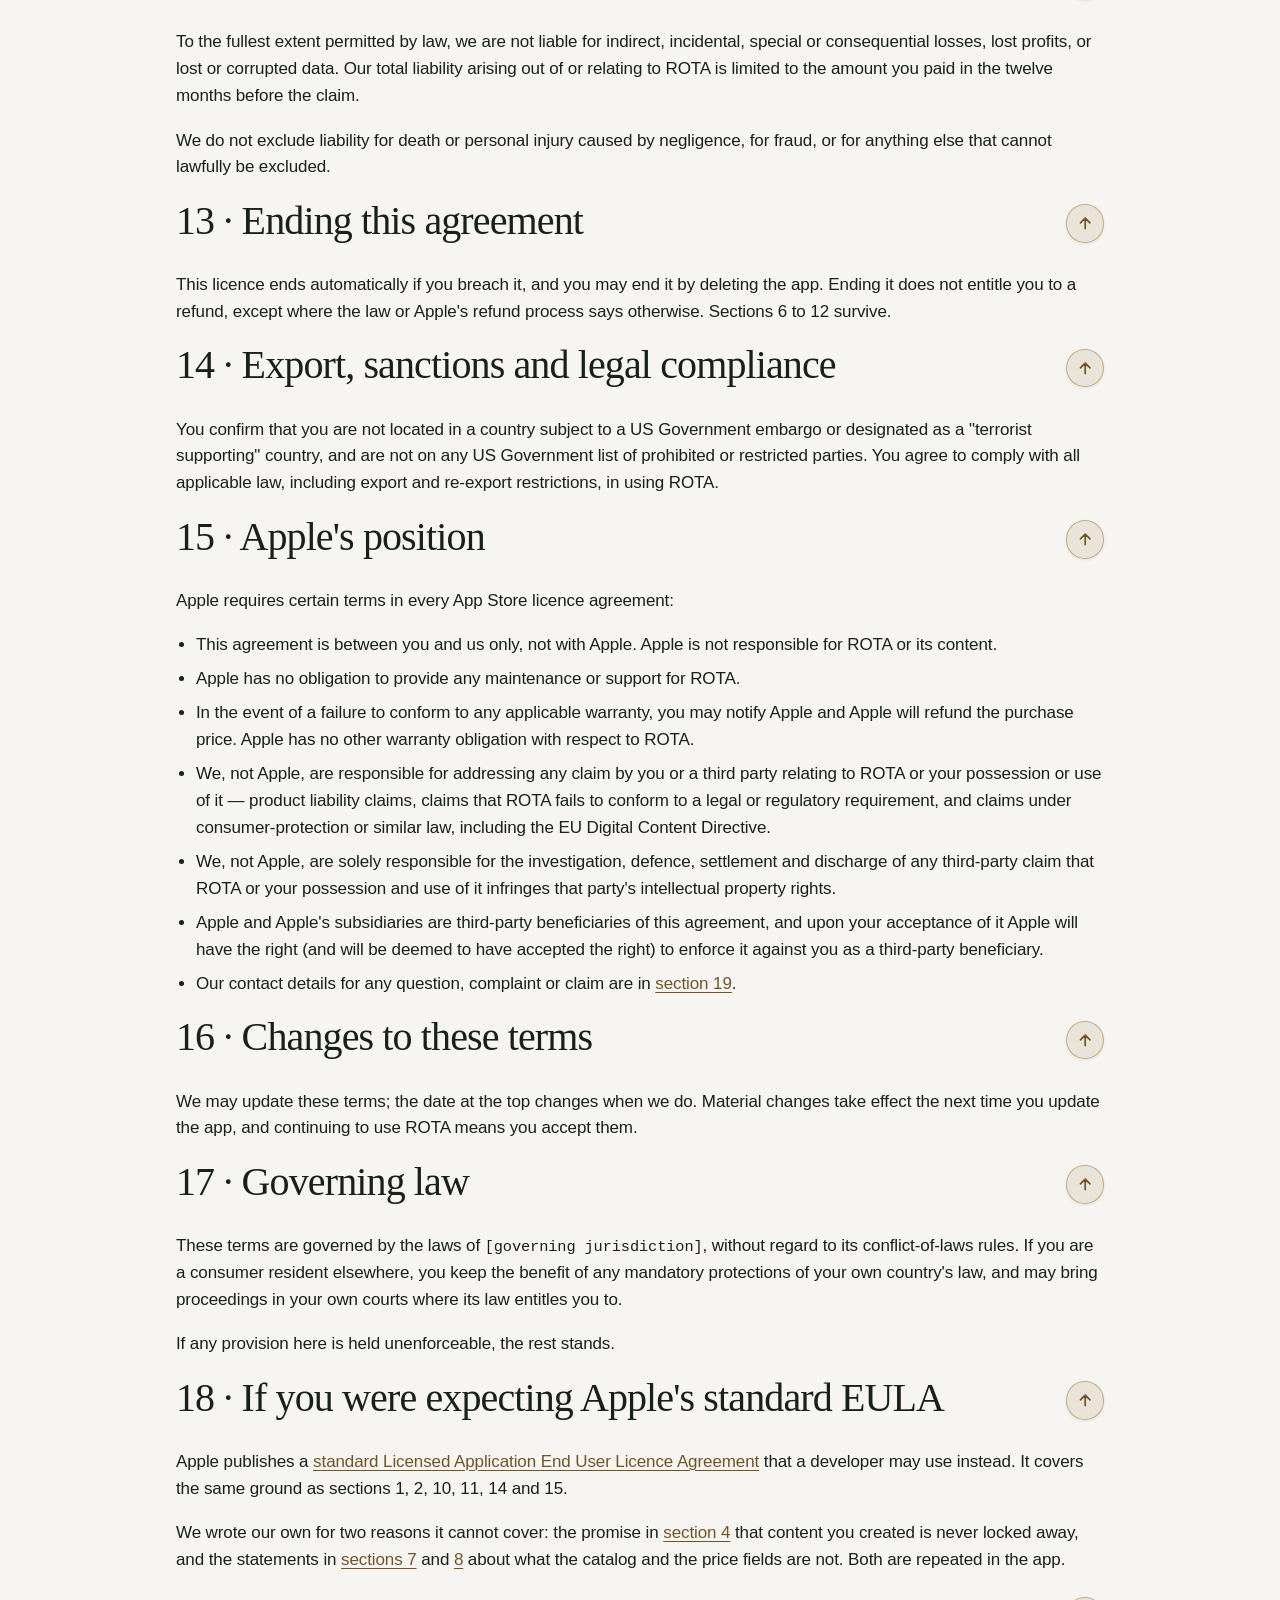
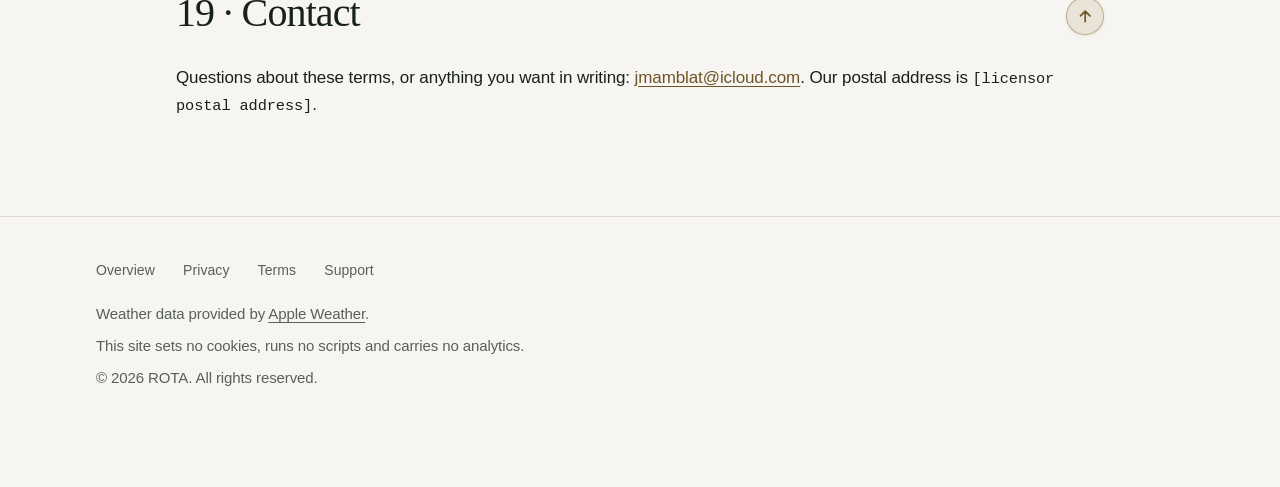
<file: docs/terms/index.html>
<!DOCTYPE html>
<html lang="en">
<head>
<meta charset="utf-8">
<meta name="viewport" content="width=device-width, initial-scale=1">
<title>Terms of Use — ROTA</title>
<meta name="description" content="The end user licence agreement for ROTA, in plain English: what you may do with the app, how the subscription and one-time purchase work, and what we do and do not promise.">
<meta name="color-scheme" content="light dark">
<meta name="theme-color" content="#0E1512">
<link rel="stylesheet" href="../assets/rota.css?v=20260820134101">
</head>
<body>
<div class="backdrop" aria-hidden="true">
<svg class="guilloche-bg" viewBox="0 0 600 600" aria-hidden="true" focusable="false">
  <g fill="none" stroke="currentColor" stroke-width="0.6" vector-effect="non-scaling-stroke">
    <circle cx="300.0" cy="300.0" r="285" opacity="0.42"/>
    <circle cx="300.0" cy="300.0" r="276" opacity="0.30"/>
    <circle cx="300.0" cy="300.0" r="266" opacity="0.5"/>
    <path d="M285,22 L285,10 A15,15 0 0 1 315,10 L315,22" opacity="0.5"/>
    <rect x="286" y="20" width="28" height="16" rx="4" opacity="0.5"/>
    <circle cx="300" cy="6" r="13" opacity="0.45"/>
    <path d="M493.00,300.00L492.04,292.32L489.17,284.97L484.50,278.28L478.17,272.54L470.38,268.04L461.37,265.01L451.42,263.62L440.84,264.00L429.97,266.24L419.13,270.34L408.67,276.25L398.90,283.87L390.12,293.03L382.59,303.53L376.53,315.11L372.12,327.47L369.46,340.29L368.63,353.26L369.60,366.01L372.33,378.24L376.69,389.61L382.51,399.85L389.55,408.69L397.57,415.93L406.25,421.42L415.28,425.05L424.32,426.78L433.04,426.63L441.12,424.67L448.23,421.05L454.12,415.95L458.52,409.60L461.27,402.29L462.20,394.31L461.25,385.99L458.37,377.68L453.62,369.69L447.09,362.35L438.93,355.97L429.34,350.81L418.57,347.10L406.91,345.02L394.68,344.69L382.19,346.18L369.79,349.50L357.82,354.59L346.58,361.35L336.39,369.60L327.49,379.14L320.10,389.70L314.38,400.98L310.46,412.67L308.38,424.44L308.14,435.94L309.66,446.85L312.83,456.86L317.46,465.67L323.32,473.05L330.15,478.78L337.65,482.72L345.49,484.77L353.34,484.90L360.87,483.13L367.75,479.54L373.67,474.28L378.37,467.53L381.60,459.55L383.19,450.61L382.98,441.01L380.91,431.09L376.96,421.17L371.17,411.60L363.64,402.70L354.53,394.76L344.05,388.04L332.46,382.78L320.03,379.15L307.08,377.27L293.96,377.19L280.99,378.93L268.51,382.43L256.83,387.57L246.25,394.17L237.03,402.03L229.37,410.86L223.43,420.39L219.33,430.29L217.11,440.23L216.76,449.86L218.21,458.87L221.32,466.94L225.90,473.79L231.74,479.18L238.55,482.91L246.04,484.83L253.88,484.85L261.74,482.95L269.27,479.16L276.17,473.56L282.12,466.31L286.85,457.60L290.14,447.68L291.80,436.83L291.70,425.37L289.77,413.61L286.00,401.90L280.42,390.57L273.16,379.95L264.37,370.32L254.27,361.95L243.11,355.07L231.18,349.84L218.81,346.37L206.31,344.74L194.04,344.92L182.33,346.87L171.48,350.46L161.79,355.51L153.50,361.81L146.83,369.08L141.94,377.02L138.91,385.33L137.80,393.66L138.59,401.67L141.19,409.05L145.48,415.48L151.25,420.69L158.28,424.44L166.29,426.53L174.97,426.83L184.00,425.26L193.04,421.78L201.76,416.44L209.84,409.33L216.98,400.60L222.90,390.47L227.38,379.18L230.24,367.01L231.36,354.28L230.67,341.33L228.16,328.48L223.88,316.07L217.95,304.42L210.53,293.83L201.84,284.55L192.14,276.80L181.72,270.74L170.90,266.50L160.02,264.11L149.41,263.58L139.40,264.83L130.30,267.75L122.40,272.14L115.94,277.78L111.13,284.41L108.12,291.71L107.01,299.38L107.82,307.08L110.53,314.47L115.06,321.22L121.27,327.04L128.95,331.65L137.88,334.81L147.76,336.34L158.30,336.09L169.16,334.01L180.02,330.06L190.52,324.29L200.35,316.80L209.22,307.75L216.86,297.35L223.04,285.85L227.59,273.54L230.39,260.74L231.37,247.77L230.54,234.99L227.95,222.71L223.71,211.26L218.01,200.92L211.05,191.96L203.10,184.58L194.46,178.95L185.45,175.17L176.39,173.29L167.63,173.30L159.50,175.11L152.29,178.61L146.30,183.60L141.77,189.85L138.89,197.10L137.80,205.04L138.61,213.34L141.33,221.67L145.93,229.70L152.33,237.09L160.37,243.56L169.85,248.83L180.53,252.66L192.13,254.88L204.34,255.35L216.82,254.01L229.23,250.83L241.25,245.88L252.56,239.25L262.84,231.10L271.86,221.66L279.38,211.18L285.23,199.94L289.29,188.27L291.52,176.50L291.91,164.96L290.52,153.99L287.48,143.90L282.96,134.98L277.19,127.48L270.42,121.61L262.97,117.53L255.14,115.32L247.28,115.04L239.71,116.66L232.77,120.11L226.76,125.25L221.95,131.88L218.60,139.77L216.88,148.65L216.93,158.21L218.85,168.12L222.66,178.05L228.30,187.66L235.70,196.63L244.69,204.65L255.07,211.47L266.59,216.86L278.96,220.62L291.87,222.65L305.00,222.87L317.99,221.27L330.52,217.91L342.28,212.90L352.95,206.40L362.29,198.64L370.09,189.87L376.16,180.38L380.41,170.50L382.78,160.56L383.28,150.89L381.97,141.82L378.99,133.66L374.51,126.71L368.76,121.19L362.02,117.33L354.57,115.26L346.75,115.08L338.88,116.83L331.31,120.47L324.35,125.93L318.31,133.05L313.47,141.65L310.06,151.49L308.27,162.27L308.22,173.71L310.01,185.45L313.64,197.18L319.07,208.55L326.20,219.24L334.88,228.96L344.88,237.43L355.97,244.44L367.85,249.81L380.20,253.42L392.69,255.20L405.00,255.16L416.77,253.35L427.70,249.88L437.49,244.94L445.90,238.74L452.70,231.53L457.74,223.63L460.92,215.34L462.18,207.00L461.54,198.95L459.08,191.51L454.92,184.99L449.26,179.67L442.32,175.80L434.38,173.57L425.74,173.12L416.73,174.55L407.67,177.88L398.91,183.07L390.77,190.05L383.55,198.65L377.52,208.68L372.92,219.89L369.92,231.99L368.66,244.69L369.21,257.64L371.58,270.51L375.72,282.97L381.52,294.69L388.83,305.38L397.43,314.77L407.06,322.65L417.43,328.84L428.23,333.23L439.12,335.77L449.77,336.44L459.84,335.33L469.02,332.54L477.02,328.26L483.60,322.71L488.55,316.15L491.71,308.89L492.98,301.23Z" opacity="0.34"/>
    <path d="M484.00,300.00L482.26,290.64L477.17,282.23L469.12,275.63L458.72,271.58L446.78,270.62L434.20,273.02L421.93,278.83L410.92,287.79L401.97,299.44L395.75,313.07L392.71,327.84L393.03,342.81L396.65,357.02L403.22,369.58L412.18,379.72L422.76,386.86L434.08,390.64L445.18,390.98L455.13,388.05L463.07,382.29L468.30,374.35L470.33,365.04L468.91,355.28L464.05,346.03L456.03,338.21L445.39,332.61L432.83,329.87L419.23,330.37L405.54,334.27L392.70,341.45L381.59,351.52L372.96,363.89L367.35,377.75L365.06,392.21L366.14,406.32L370.36,419.12L377.27,429.81L386.16,437.70L396.21,442.33L406.47,443.51L416.00,441.30L423.90,436.01L429.39,428.20L431.87,418.63L431.00,408.19L426.67,397.81L419.04,388.45L408.54,380.95L395.81,376.04L381.66,374.22L367.01,375.74L352.82,380.61L340.00,388.56L329.37,399.07L321.57,411.43L317.01,424.78L315.85,438.18L317.99,450.67L323.06,461.38L330.46,469.54L339.42,474.61L349.04,476.26L358.37,474.45L366.46,469.38L372.49,461.51L375.77,451.51L375.85,440.22L372.50,428.57L365.77,417.52L355.98,407.96L343.67,400.68L329.59,396.29L314.62,395.15L299.71,397.38L285.80,402.84L273.77,411.10L264.34,421.55L258.01,433.37L255.08,445.65L255.54,457.43L259.15,467.80L265.40,475.93L273.61,481.18L282.90,483.13L292.34,481.59L300.98,476.67L307.93,468.72L312.43,458.32L313.93,446.24L312.09,433.38L306.85,420.70L298.39,409.13L287.17,399.52L273.86,392.56L259.29,388.72L244.37,388.23L230.08,391.07L217.32,396.93L206.89,405.28L199.38,415.38L195.21,426.36L194.48,437.27L197.06,447.16L202.57,455.17L210.38,460.56L219.69,462.81L229.59,461.64L239.13,457.01L247.38,449.17L253.52,438.61L256.90,426.02L257.08,412.26L253.87,398.27L247.36,384.99L237.88,373.33L226.01,364.04L212.51,357.71L198.29,354.68L184.28,355.03L171.44,358.58L160.61,364.90L152.50,373.33L147.58,383.05L146.12,393.13L148.08,402.63L153.18,410.62L160.90,416.32L170.51,419.09L181.14,418.55L191.84,414.56L201.68,407.23L209.76,396.95L215.37,384.35L217.95,370.19L217.21,355.40L213.11,340.93L205.87,327.72L195.99,316.58L184.14,308.19L171.16,303.01L158.00,301.22L145.61,302.77L134.88,307.32L126.59,314.32L121.33,323.01L119.46,332.50L121.06,341.84L125.97,350.10L133.77,356.42L143.80,360.08L155.26,360.60L167.23,357.71L178.75,351.43L188.90,342.03L196.87,330.02L202.04,316.12L203.99,301.20L202.57,286.21L197.89,272.09L190.33,259.73L180.48,249.87L169.12,243.06L157.16,239.63L145.55,239.61L135.23,242.81L127.03,248.74L121.63,256.74L119.48,265.98L120.80,275.51L125.54,284.39L133.38,291.71L143.77,296.70L155.95,298.75L169.05,297.51L182.12,292.86L194.21,284.95L204.46,274.22L212.15,261.28L216.78,246.95L218.06,232.15L215.99,217.83L210.84,204.92L203.10,194.22L193.49,186.39L182.86,181.85L172.16,180.76L162.32,183.03L154.25,188.30L148.69,195.98L146.20,205.29L147.12,215.35L151.49,225.19L159.12,233.88L169.56,240.58L182.14,244.61L196.02,245.49L210.27,243.00L223.94,237.18L236.13,228.33L246.03,217.00L253.05,203.92L256.80,189.97L257.15,176.11L254.26,163.28L248.52,152.35L240.55,144.04L231.16,138.87L221.25,137.14L211.78,138.86L203.68,143.78L197.76,151.42L194.68,161.06L194.86,171.87L198.49,182.90L205.48,193.21L215.49,201.89L227.93,208.19L242.03,211.53L256.91,211.59L271.60,208.27L285.17,201.78L296.77,192.55L305.70,181.24L311.48,168.67L313.87,155.78L312.89,143.52L308.83,132.79L302.22,124.41L293.79,118.97L284.42,116.88L275.04,118.28L266.60,123.03L259.98,130.74L255.91,140.80L254.93,152.42L257.32,164.68L263.11,176.64L272.08,187.36L283.74,196.02L297.40,201.96L312.21,204.72L327.24,204.12L341.52,200.23L354.17,193.37L364.40,184.13L371.65,173.25L375.55,161.63L376.01,150.22L373.21,139.96L367.58,131.70L359.76,126.15L350.57,123.79L340.93,124.90L331.81,129.44L324.10,137.14L318.61,147.48L315.98,159.74L316.60,173.06L320.62,186.48L327.93,199.07L338.14,209.92L350.66,218.32L364.69,223.70L379.33,225.77L393.63,224.46L406.65,220.02L417.55,212.89L425.67,203.77L430.54,193.50L431.96,182.99L429.99,173.22L424.95,165.08L417.39,159.35L408.06,156.62L397.85,157.25L387.71,161.34L378.57,168.73L371.30,179.01L366.61,191.53L365.01,205.49L366.76,219.96L371.85,233.98L380.04,246.64L390.79,257.13L403.41,264.80L417.03,269.24L430.71,270.28L443.49,268.03L454.50,262.85L462.97,255.33L468.36,246.25L470.34,236.51L468.85,227.06L464.10,218.84L456.55,212.69L446.87,209.28L435.89,209.08L424.54,212.31L413.77,218.93L404.50,228.62L397.51,240.84L393.39,254.85L392.53,269.76L395.05,284.63L400.78,298.50L409.33,310.51L420.07,319.95L432.20,326.28L444.79,329.23L456.90,328.79L467.60,325.20L476.07,318.97L481.66,310.79L483.96,301.52Z" opacity="0.24"/>
    <path d="M444.00,300.00L442.73,293.40L439.02,287.48L433.16,282.89L425.58,280.15L416.88,279.65L407.71,281.60L398.76,286.02L390.72,292.75L384.18,301.42L379.62,311.53L377.36,322.47L377.55,333.56L380.13,344.09L384.85,353.42L391.31,360.99L398.94,366.37L407.11,369.31L415.12,369.75L422.28,367.82L427.98,363.82L431.70,358.22L433.09,351.64L431.97,344.72L428.34,338.18L422.41,332.67L414.57,328.78L405.34,326.96L395.34,327.50L385.27,330.50L375.82,335.89L367.63,343.39L361.23,352.54L357.02,362.79L355.23,373.47L355.89,383.88L358.83,393.35L363.71,401.27L370.04,407.16L377.21,410.68L384.53,411.68L391.31,410.21L396.90,406.50L400.74,400.96L402.39,394.13L401.60,386.66L398.29,379.23L392.58,372.55L384.78,367.22L375.35,363.76L364.89,362.55L354.06,363.76L343.57,367.41L334.07,373.29L326.16,381.03L320.31,390.12L316.81,399.92L315.78,409.75L317.15,418.92L320.65,426.78L325.84,432.79L332.17,436.55L338.97,437.82L345.56,436.57L351.25,432.94L355.44,427.27L357.64,420.05L357.49,411.89L354.86,403.46L349.76,395.46L342.44,388.55L333.29,383.29L322.84,380.12L311.76,379.32L300.71,380.96L290.40,384.95L281.44,390.97L274.38,398.57L269.57,407.18L267.23,416.11L267.37,424.67L269.79,432.21L274.14,438.11L279.90,441.91L286.45,443.30L293.12,442.16L299.20,438.56L304.05,432.74L307.13,425.14L308.02,416.31L306.48,406.92L302.47,397.65L296.12,389.18L287.77,382.14L277.89,377.01L267.10,374.16L256.06,373.74L245.48,375.73L236.01,379.92L228.23,385.91L222.59,393.17L219.36,401.07L218.65,408.91L220.35,416.01L224.18,421.74L229.68,425.56L236.27,427.09L243.30,426.13L250.07,422.65L255.91,416.84L260.21,409.04L262.50,399.76L262.47,389.63L259.98,379.33L255.08,369.54L248.03,360.92L239.25,354.03L229.29,349.29L218.80,346.94L208.47,347.05L198.99,349.48L190.98,353.93L184.95,359.90L181.24,366.81L180.05,373.99L181.35,380.73L184.94,386.38L190.44,390.36L197.32,392.21L204.94,391.64L212.62,388.56L219.66,383.06L225.45,375.41L229.43,366.06L231.21,355.58L230.58,344.64L227.51,333.94L222.17,324.14L214.91,315.85L206.21,309.56L196.71,305.60L187.07,304.10L177.99,305.04L170.13,308.15L164.05,313.05L160.18,319.17L158.76,325.87L159.89,332.47L163.42,338.28L169.05,342.67L176.32,345.13L184.63,345.31L193.31,343.01L201.67,338.24L209.03,331.19L214.82,322.26L218.58,311.95L219.99,300.89L218.96,289.78L215.57,279.31L210.08,270.12L202.92,262.74L194.68,257.59L186.01,254.89L177.59,254.68L170.12,256.80L164.19,260.91L160.29,266.53L158.77,273.05L159.78,279.79L163.28,286.05L169.03,291.17L176.64,294.61L185.57,295.91L195.16,294.81L204.74,291.23L213.60,285.30L221.13,277.30L226.81,267.70L230.25,257.10L231.27,246.15L229.86,235.55L226.21,225.98L220.69,218.03L213.80,212.16L206.17,208.68L198.50,207.72L191.46,209.20L185.70,212.86L181.78,218.28L180.10,224.89L180.88,232.05L184.20,239.04L189.88,245.21L197.61,249.93L206.89,252.71L217.13,253.21L227.64,251.25L237.73,246.88L246.74,240.30L254.09,231.93L259.35,222.29L262.24,212.02L262.66,201.81L260.72,192.35L256.71,184.28L251.08,178.12L244.42,174.26L237.38,172.89L230.67,174.03L224.96,177.51L220.83,182.97L218.77,189.89L219.08,197.66L221.91,205.59L227.18,213.00L234.64,219.24L243.88,223.74L254.33,226.10L265.34,226.07L276.22,223.60L286.28,218.82L294.91,212.05L301.61,203.77L306.01,194.58L307.94,185.16L307.43,176.20L304.67,168.36L300.07,162.23L294.14,158.25L287.52,156.71L280.91,157.70L274.97,161.14L270.36,166.73L267.61,174.04L267.09,182.49L269.03,191.41L273.45,200.11L280.18,207.91L288.86,214.22L299.00,218.55L309.97,220.58L321.10,220.17L331.69,217.37L341.09,212.41L348.74,205.73L354.21,197.86L357.24,189.45L357.78,181.20L355.94,173.79L352.04,167.84L346.54,163.86L340.06,162.21L333.24,163.08L326.79,166.45L321.37,172.13L317.57,179.73L315.84,188.73L316.48,198.50L319.59,208.35L325.08,217.60L332.69,225.59L341.97,231.80L352.35,235.82L363.17,237.43L373.74,236.59L383.37,233.47L391.47,228.41L397.54,221.90L401.24,214.55L402.44,207.04L401.16,200.06L397.65,194.28L392.30,190.24L385.66,188.40L378.38,188.99L371.14,192.12L364.64,197.64L359.49,205.27L356.21,214.53L355.18,224.84L356.57,235.52L360.40,245.88L366.48,255.25L374.42,263.05L383.71,268.79L393.72,272.19L403.78,273.12L413.18,271.66L421.28,268.07L427.54,262.78L431.55,256.36L433.08,249.46L432.08,242.77L428.71,236.98L423.30,232.69L416.33,230.40L408.42,230.45L400.23,232.99L392.46,238.00L385.78,245.24L380.75,254.33L377.80,264.71L377.23,275.75L379.10,286.76L383.31,297.05L389.56,305.99L397.40,313.05L406.25,317.86L415.43,320.21L424.26,320.09L432.05,317.69L438.22,313.35L442.30,307.61L443.97,301.07Z" opacity="0.18"/>
    <g opacity="0.5"><circle cx="300.0" cy="300.0" r="232"/><circle cx="300.0" cy="300.0" r="246"/><path d="M300.00,75.70L300.00,54.00M324.25,69.27L325.71,55.35M348.24,73.07L351.15,59.38M371.69,79.35L376.02,66.04M394.36,88.06L400.06,75.27M412.15,105.75L423.00,86.96M436.37,112.31L444.60,100.98M455.24,127.59L464.61,117.19M472.41,144.76L482.81,135.39M487.69,163.63L499.02,155.40M494.25,187.85L513.04,177.00M511.94,205.64L524.73,199.94M520.65,228.31L533.96,223.98M526.93,251.76L540.62,248.85M530.73,275.75L544.65,274.29M524.30,300.00L546.00,300.00M530.73,324.25L544.65,325.71M526.93,348.24L540.62,351.15M520.65,371.69L533.96,376.02M511.94,394.36L524.73,400.06M494.25,412.15L513.04,423.00M487.69,436.37L499.02,444.60M472.41,455.24L482.81,464.61M455.24,472.41L464.61,482.81M436.37,487.69L444.60,499.02M412.15,494.25L423.00,513.04M394.36,511.94L400.06,524.73M371.69,520.65L376.02,533.96M348.24,526.93L351.15,540.62M324.25,530.73L325.71,544.65M300.00,524.30L300.00,546.00M275.75,530.73L274.29,544.65M251.76,526.93L248.85,540.62M228.31,520.65L223.98,533.96M205.64,511.94L199.94,524.73M187.85,494.25L177.00,513.04M163.63,487.69L155.40,499.02M144.76,472.41L135.39,482.81M127.59,455.24L117.19,464.61M112.31,436.37L100.98,444.60M105.75,412.15L86.96,423.00M88.06,394.36L75.27,400.06M79.35,371.69L66.04,376.02M73.07,348.24L59.38,351.15M69.27,324.25L55.35,325.71M75.70,300.00L54.00,300.00M69.27,275.75L55.35,274.29M73.07,251.76L59.38,248.85M79.35,228.31L66.04,223.98M88.06,205.64L75.27,199.94M105.75,187.85L86.96,177.00M112.31,163.63L100.98,155.40M127.59,144.76L117.19,135.39M144.76,127.59L135.39,117.19M163.63,112.31L155.40,100.98M187.85,105.75L177.00,86.96M205.64,88.06L199.94,75.27M228.31,79.35L223.98,66.04M251.76,73.07L248.85,59.38M275.75,69.27L274.29,55.35"/></g>
    <g class="dial-romans" stroke="none" fill="currentColor" opacity="0.66"><text x="300.00" y="88.00">XII</text><text x="406.00" y="116.40">I</text><text x="483.60" y="194.00">II</text><text x="512.00" y="300.00">III</text><text x="483.60" y="406.00">IV</text><text x="406.00" y="483.60">V</text><text x="300.00" y="512.00">VI</text><text x="194.00" y="483.60">VII</text><text x="116.40" y="406.00">VIII</text><text x="88.00" y="300.00">IX</text><text x="116.40" y="194.00">X</text><text x="194.00" y="116.40">XI</text></g>
    <g opacity="0.44"><circle cx="300.0" cy="418.0" r="44"/><circle cx="300.0" cy="418.0" r="52"/><path d="M300.00,378.40L300.00,366.00M309.15,374.96L310.81,367.14M317.90,377.80L321.15,370.50M325.86,382.40L330.56,375.93M332.70,388.56L338.64,383.21M334.29,398.20L345.03,392.00M341.85,404.40L349.45,401.93M343.76,413.40L351.72,412.56M343.76,422.60L351.72,423.44M341.85,431.60L349.45,434.07M334.29,437.80L345.03,444.00M332.70,447.44L338.64,452.79M325.86,453.60L330.56,460.07M317.90,458.20L321.15,465.50M309.15,461.04L310.81,468.86M300.00,457.60L300.00,470.00M290.85,461.04L289.19,468.86M282.10,458.20L278.85,465.50M274.14,453.60L269.44,460.07M267.30,447.44L261.36,452.79M265.71,437.80L254.97,444.00M258.15,431.60L250.55,434.07M256.24,422.60L248.28,423.44M256.24,413.40L248.28,412.56M258.15,404.40L250.55,401.93M265.71,398.20L254.97,392.00M267.30,388.56L261.36,383.21M274.14,382.40L269.44,375.93M282.10,377.80L278.85,370.50M290.85,374.96L289.19,367.14"/></g>
    <g class="dial-subs" stroke="none" fill="currentColor" opacity="0.5"><text x="300.0" y="388.0">60</text><text x="330.0" y="418.0">15</text><text x="300.0" y="448.0">30</text><text x="270.0" y="418.0">45</text></g>
    <g opacity="0.5"><path d="M307.41,408.53L289.61,434.49L280.99,446.19L288.60,433.81L306.01,407.58Z"/><circle cx="286.31" cy="438.29" r="5"/><circle cx="304.03" cy="412.03" r="2.89"/></g>
    <g opacity="0.6"><path d="M327.70,319.78L238.69,261.47L199.36,234.64L239.87,259.66L329.33,317.26Z"/><circle cx="227.54" cy="252.94" r="14"/><circle cx="317.11" cy="311.11" r="5.10"/><path d="M271.40,318.44L395.43,232.03L445.81,197.90L396.51,233.57L272.89,320.57Z"/><circle cx="404.98" cy="226.49" r="11"/><circle cx="283.29" cy="311.70" r="4.42"/><circle cx="300.0" cy="300.0" r="5"/></g>
  </g>
</svg>
</div>

<a class="skip" href="#main">Skip to content</a>

<header class="masthead">
  <div class="wrap">
    <a class="wordmark" href="../">ROTA</a>
    <nav class="nav" aria-label="Primary">
      <a href="../">Overview</a>
      <a href="../privacy/">Privacy</a>
      <a href="./" aria-current="page">Terms</a>
      <a href="../support/">Support</a>
    </nav>
  </div>
</header>

<main id="main">
<section id="section-1">
<div class="wrap prose">

  <p class="eyebrow">Terms of use (EULA)</p>
  <h1>The agreement, in plain English.</h1>
  <p class="small">Applies to ROTA for iPhone and iPad.<br>
    Effective 17 August 2026; last updated 17 August 2026.</p>

  <div class="notice todo">
    <p class="eyebrow">Before this page goes live</p>
    <p class="small">Three fields must be filled in: the licensor's legal name, its postal
      address, and the governing jurisdiction. They are marked <span class="mono">[like
      this]</span> below. Delete this block
      once they are filled.</p>
  </div>

  <p class="lede">The licence agreement between you and the developer of ROTA, written to be
    read, not skipped.</p>

  <p>By downloading or using ROTA you agree to it. If you do not, delete the app and ask
    Apple for a refund.</p>

  <nav class="toc" aria-labelledby="toc-h">
    <h2 id="toc-h">On this page</h2>
    <ol>
      <li><a href="#parties">The parties</a></li>
      <li><a href="#licence">Your licence</a></li>
      <li><a href="#purchases">Purchases and subscriptions</a></li>
      <li><a href="#free">The free tier</a></li>
      <li><a href="#refunds">Refunds</a></li>
      <li><a href="#data">Your data</a></li>
      <li><a href="#catalog">The reference catalog</a></li>
      <li><a href="#novaluation">Not a valuation service</a></li>
      <li><a href="#thirdparty">Publishers and weather</a></li>
      <li><a href="#support">Support and updates</a></li>
      <li><a href="#warranty">Warranty</a></li>
      <li><a href="#liability">Limitation of liability</a></li>
      <li><a href="#termination">Ending this agreement</a></li>
      <li><a href="#legal">Export and sanctions</a></li>
      <li><a href="#apple">Apple's position</a></li>
      <li><a href="#changes">Changes</a></li>
      <li><a href="#law">Governing law</a></li>
      <li><a href="#standard-eula">Apple's standard EULA</a></li>
      <li><a href="#contact">Contact</a></li>
    </ol>
  </nav>

  <a class="section-up" href="#toc-h" aria-label="Back to the previous section" title="Previous section"><svg viewBox="0 0 24 24" aria-hidden="true" focusable="false"><path d="M12 19V6M12 5.5l-6.2 6.2M12 5.5l6.2 6.2"/></svg></a>
  <h2 id="parties">1 · Who this agreement is with</h2>
  <p>ROTA is licensed to you by <span class="mono">[licensor legal name]</span> ("we", "us"),
    of <span class="mono">[licensor postal address]</span>. It is licensed, not sold.</p>
  <p>This agreement is between you and us. <strong>It is not with Apple.</strong> Apple is
    not a party and is not responsible for ROTA or its contents, though Apple may enforce
    it against you as a third-party beneficiary — see
    <a href="#apple">section 15</a>.</p>

  <a class="section-up" href="#parties" aria-label="Back to the previous section" title="Previous section"><svg viewBox="0 0 24 24" aria-hidden="true" focusable="false"><path d="M12 19V6M12 5.5l-6.2 6.2M12 5.5l6.2 6.2"/></svg></a>
  <h2 id="licence">2 · What you may do with ROTA</h2>
  <p>You get a personal, non-exclusive, non-transferable licence to use ROTA on any Apple-branded
    device you own or control, as permitted by the App Store's
    <a href="https://www.apple.com/legal/internet-services/itunes/">Usage Rules</a>, and
    under Family Sharing or volume purchasing by those entitled.</p>
  <p>You may not: copy the app except as the App Store allows; sell, rent, sub-licence or
    redistribute it; reverse-engineer, decompile or disassemble it except where applicable
    law allows despite this clause; alter any notice in it; or use it to build a competing
    product from its data or behaviour.</p>
  <p>Everything in ROTA that is not yours — code, design, wordmark, reference catalog,
    artwork, copy — remains ours or our licensors'. Nothing here transfers it to you.</p>

  <a class="section-up" href="#licence" aria-label="Back to the previous section" title="Previous section"><svg viewBox="0 0 24 24" aria-hidden="true" focusable="false"><path d="M12 19V6M12 5.5l-6.2 6.2M12 5.5l6.2 6.2"/></svg></a>
  <h2 id="purchases">3 · Purchases, subscriptions and the trial</h2>
  <p>ROTA Pro is sold in three forms:</p>
  <div class="table-scroll">
    <table>
      <caption>ROTA Pro on the US storefront; local prices are shown in the app before you
        buy.</caption>
      <thead>
        <tr><th scope="col">Product</th><th scope="col">Price</th><th scope="col">What it is</th></tr>
      </thead>
      <tbody>
        <tr><th scope="row">ROTA Pro — Monthly</th><td>$4.99 / month</td><td>Auto-renewing, 7-day free trial</td></tr>
        <tr><th scope="row">ROTA Pro — Yearly</th><td>$29.99 / year</td><td>Auto-renewing, 7-day free trial</td></tr>
        <tr><th scope="row">ROTA Pro — Lifetime</th><td>$49.99 once</td><td>One-time purchase, Family Sharing</td></tr>
      </tbody>
    </table>
  </div>
  <ul>
    <li><strong>Free trial.</strong> Each subscription includes a seven-day free trial,
      stated at the point of purchase, once per Apple Account per subscription group; Apple
      decides eligibility.</li>
    <li><strong>Auto-renewal.</strong> A subscription renews at the end of each period
      unless you turn off auto-renewal at least 24 hours before it ends. Apple charges
      within 24 hours of the period end.</li>
    <li><strong>Managing and cancelling.</strong> Renewal, plan changes and cancellation are
      in <em>Settings → your name → Subscriptions</em>, or at
      <a href="https://apps.apple.com/account/subscriptions">apps.apple.com/account/subscriptions</a>.
      We cannot cancel for you; Apple does not give developers that ability.</li>
    <li><strong>Cancelling mid-period.</strong> Pro stays active to the end of the period
      you paid for. It is not prorated.</li>
    <li><strong>Lifetime.</strong> One payment, no renewal, and Family Sharing.</li>
    <li><strong>Refunds.</strong> Apple is the merchant of record for every App Store
      purchase, so refunds are Apple's to grant, at
      <a href="https://reportaproblem.apple.com">reportaproblem.apple.com</a>. We cannot
      issue or reverse a charge.</li>
    <li><strong>Restoring.</strong> Reinstalling, or signing in on another device, restores
      Pro through <em>Settings → Restore Purchases</em> or the paywall's "Restore purchases",
      which re-checks your entitlements with Apple. It is tied to your Apple Account, not to
      a device and not to any account with us.</li>
    <li><strong>What "once" means.</strong> A single payment entitling you to ROTA Pro for as
      long as we publish the app and the App Store distributes it, on every device on your
      Apple Account and to your Family Sharing group. It does not oblige us to publish
      forever, or cover a separate product sold under a different name.</li>
    <li><strong>Price changes.</strong> We may change the price for future buyers; a purchase
      you have already made is unaffected and never re-charged.</li>
  </ul>

  <a class="section-up" href="#purchases" aria-label="Back to the previous section" title="Previous section"><svg viewBox="0 0 24 24" aria-hidden="true" focusable="false"><path d="M12 19V6M12 5.5l-6.2 6.2M12 5.5l6.2 6.2"/></svg></a>
  <h2 id="free">4 · The free tier, and what it never does</h2>
  <p>ROTA has a free tier that does not expire: five watches, unlimited straps, the daily
    suggestion with weather, wear logging, the Journal, the walnut box and share cards.</p>
  <p>One commitment is a term of this agreement, not a marketing line:</p>
  <blockquote>Every watch you have already added stays visible and editable, forever, at any
    count. The five-watch limit blocks only the <em>adding</em> of a sixth watch.</blockquote>
  <p>For the avoidance of doubt: nothing you created is ever hidden, greyed, watermarked,
    locked or made read-only. Pro <em>features</em> revert to their free-tier behaviour; your
    content does not.</p>

  <a class="section-up" href="#free" aria-label="Back to the previous section" title="Previous section"><svg viewBox="0 0 24 24" aria-hidden="true" focusable="false"><path d="M12 19V6M12 5.5l-6.2 6.2M12 5.5l6.2 6.2"/></svg></a>
  <h2 id="refunds">5 · Refunds</h2>
  <p>All purchases and refunds go through Apple: request one at
    <a href="https://reportaproblem.apple.com">reportaproblem.apple.com</a>. Where your
    country's law gives you a statutory right of withdrawal or cancellation, it applies and
    nothing here limits it.</p>

  <a class="section-up" href="#refunds" aria-label="Back to the previous section" title="Previous section"><svg viewBox="0 0 24 24" aria-hidden="true" focusable="false"><path d="M12 19V6M12 5.5l-6.2 6.2M12 5.5l6.2 6.2"/></svg></a>
  <h2 id="data">6 · Your data, and your responsibility for it</h2>
  <p>Your collection is yours. We never receive it — see the
    <a href="../privacy/">privacy policy</a>, which forms part of this agreement.</p>
  <p>Because of that: <strong>we cannot recover your data for you.</strong> If you rely on
    ROTA as the record of a valuable collection, keep your own backup and export the PDF
    lookbook.</p>
  <p>You are responsible for the content you put into ROTA and for having the right to put it
    there.</p>

  <a class="section-up" href="#data" aria-label="Back to the previous section" title="Previous section"><svg viewBox="0 0 24 24" aria-hidden="true" focusable="false"><path d="M12 19V6M12 5.5l-6.2 6.2M12 5.5l6.2 6.2"/></svg></a>
  <h2 id="catalog">7 · The reference catalog is a convenience, not an authority</h2>
  <p>ROTA bundles a reference catalog of watch families and reference numbers to save you
    typing. It is compiled from public sources and contains errors. Prefilled fields are
    marked as such and ask you to confirm them.</p>
  <p>Catalog specifications, dimensions, materials, movement details and reference numbers
    are provided as-is and may be wrong, out of date or incomplete. Confirm anything that
    matters against the manufacturer; "Report a correction" on the watch page sends it to
    us.</p>

  <a class="section-up" href="#catalog" aria-label="Back to the previous section" title="Previous section"><svg viewBox="0 0 24 24" aria-hidden="true" focusable="false"><path d="M12 19V6M12 5.5l-6.2 6.2M12 5.5l6.2 6.2"/></svg></a>
  <h2 id="novaluation">8 · ROTA is not a valuation, insurance or investment service</h2>
  <p>Any price you see in ROTA is a number <em>you</em> entered. ROTA performs no market
    lookups and offers no opinion about what anything is worth. The PDF lookbook is a
    catalogue, not an appraisal, and no insurer is obliged to accept it. Nothing in the app
    is financial, investment, insurance or legal advice.</p>
  <p>Care reminders are reminders you configure, not a maintenance schedule endorsed by any
    manufacturer; following or ignoring them is your decision. Weather-based strap advice is
    a suggestion, not a guarantee about any material.</p>

  <a class="section-up" href="#novaluation" aria-label="Back to the previous section" title="Previous section"><svg viewBox="0 0 24 24" aria-hidden="true" focusable="false"><path d="M12 19V6M12 5.5l-6.2 6.2M12 5.5l6.2 6.2"/></svg></a>
  <h2 id="thirdparty">9 · Publishers, weather and other people's material</h2>
  <p>The Journal shows headlines, source names, dates and links from feeds publishers make
    public — no article text, no imagery. Tapping a headline opens the publisher's page in
    Safari, where their terms and privacy policy apply. We are not responsible for what
    publishers write; their material remains theirs.</p>
  <p>Weather is provided by Apple Weather, subject to
    <a href="https://weatherkit.apple.com/legal-attribution.html">Apple's attribution
    requirements</a>. It can be wrong or unavailable.</p>
  <p>Brand and model names are the trademarks of their owners. ROTA is independent, not
    affiliated with, endorsed by or sponsored by any watch manufacturer, retailer or
    publication, and uses those names only to identify the watches you own.</p>

  <a class="section-up" href="#thirdparty" aria-label="Back to the previous section" title="Previous section"><svg viewBox="0 0 24 24" aria-hidden="true" focusable="false"><path d="M12 19V6M12 5.5l-6.2 6.2M12 5.5l6.2 6.2"/></svg></a>
  <h2 id="support">10 · Support and updates</h2>
  <p>We are solely responsible for supporting ROTA; Apple has no obligation to provide any
    maintenance or support for it. Support is by email — see
    <a href="../support/">the support page</a> — and we aim to reply within two or three
    business days.</p>
  <p>We may change, add or remove features in updates, and we may stop publishing the app.
    If we do, it keeps working where it is installed, and your data stays with you.</p>

  <a class="section-up" href="#support" aria-label="Back to the previous section" title="Previous section"><svg viewBox="0 0 24 24" aria-hidden="true" focusable="false"><path d="M12 19V6M12 5.5l-6.2 6.2M12 5.5l6.2 6.2"/></svg></a>
  <h2 id="warranty">11 · Warranty</h2>
  <p>ROTA is provided "as is" and "as available", without warranty of any kind, to the
    fullest extent the law allows. We do not warrant that it will be uninterrupted or error
    free, or that any suggestion will suit you.</p>
  <p>If ROTA fails to conform to any warranty that does apply, you may notify Apple and
    Apple will refund the purchase price; to the maximum extent permitted by law, Apple has
    no other warranty obligation. Any other claims, losses, liabilities, damages, costs or
    expenses attributable to a failure to conform are our responsibility, not Apple's.</p>
  <p><strong>Consumer rights.</strong> If you are a consumer, you have statutory rights that
    cannot be excluded. Nothing here limits them; where this section conflicts, they
    win.</p>

  <a class="section-up" href="#warranty" aria-label="Back to the previous section" title="Previous section"><svg viewBox="0 0 24 24" aria-hidden="true" focusable="false"><path d="M12 19V6M12 5.5l-6.2 6.2M12 5.5l6.2 6.2"/></svg></a>
  <h2 id="liability">12 · Limitation of liability</h2>
  <p>To the fullest extent permitted by law, we are not liable for indirect, incidental,
    special or consequential losses, lost profits, or lost or corrupted data. Our total
    liability arising out of or relating to ROTA is limited to the amount you paid in the
    twelve months before the claim.</p>
  <p>We do not exclude liability for death or personal injury caused by negligence, for
    fraud, or for anything else that cannot lawfully be excluded.</p>

  <a class="section-up" href="#liability" aria-label="Back to the previous section" title="Previous section"><svg viewBox="0 0 24 24" aria-hidden="true" focusable="false"><path d="M12 19V6M12 5.5l-6.2 6.2M12 5.5l6.2 6.2"/></svg></a>
  <h2 id="termination">13 · Ending this agreement</h2>
  <p>This licence ends automatically if you breach it, and you may end it by deleting the
    app. Ending it does not entitle you to a refund, except where the law or Apple's refund
    process says otherwise. Sections 6 to 12 survive.</p>

  <a class="section-up" href="#termination" aria-label="Back to the previous section" title="Previous section"><svg viewBox="0 0 24 24" aria-hidden="true" focusable="false"><path d="M12 19V6M12 5.5l-6.2 6.2M12 5.5l6.2 6.2"/></svg></a>
  <h2 id="legal">14 · Export, sanctions and legal compliance</h2>
  <p>You confirm that you are not located in a country subject to a US Government embargo or
    designated as a "terrorist supporting" country, and are not on any US Government list of
    prohibited or restricted parties. You agree to comply with all applicable law, including
    export and re-export restrictions, in using ROTA.</p>

  <a class="section-up" href="#legal" aria-label="Back to the previous section" title="Previous section"><svg viewBox="0 0 24 24" aria-hidden="true" focusable="false"><path d="M12 19V6M12 5.5l-6.2 6.2M12 5.5l6.2 6.2"/></svg></a>
  <h2 id="apple">15 · Apple's position</h2>
  <p>Apple requires certain terms in every App Store licence agreement:</p>
  <ul>
    <li>This agreement is between you and us only, not with Apple. Apple is not responsible
      for ROTA or its content.</li>
    <li>Apple has no obligation to provide any maintenance or support for ROTA.</li>
    <li>In the event of a failure to conform to any applicable warranty, you may notify
      Apple and Apple will refund the purchase price. Apple has no other warranty obligation
      with respect to ROTA.</li>
    <li>We, not Apple, are responsible for addressing any claim by you or a third party
      relating to ROTA or your possession or use of it — product liability claims, claims
      that ROTA fails to conform to a legal or regulatory requirement, and claims under
      consumer-protection or similar law, including the EU Digital Content Directive.</li>
    <li>We, not Apple, are solely responsible for the investigation, defence, settlement and
      discharge of any third-party claim that ROTA or your possession and use of it infringes
      that party's intellectual property rights.</li>
    <li>Apple and Apple's subsidiaries are third-party beneficiaries of this agreement, and
      upon your acceptance of it Apple will have the right (and will be deemed to have
      accepted the right) to enforce it against you as a third-party beneficiary.</li>
    <li>Our contact details for any question, complaint or claim are in
      <a href="#contact">section 19</a>.</li>
  </ul>

  <a class="section-up" href="#apple" aria-label="Back to the previous section" title="Previous section"><svg viewBox="0 0 24 24" aria-hidden="true" focusable="false"><path d="M12 19V6M12 5.5l-6.2 6.2M12 5.5l6.2 6.2"/></svg></a>
  <h2 id="changes">16 · Changes to these terms</h2>
  <p>We may update these terms; the date at the top changes when we do. Material changes
    take effect the next time you update the app, and continuing to use ROTA means you accept
    them.</p>

  <a class="section-up" href="#changes" aria-label="Back to the previous section" title="Previous section"><svg viewBox="0 0 24 24" aria-hidden="true" focusable="false"><path d="M12 19V6M12 5.5l-6.2 6.2M12 5.5l6.2 6.2"/></svg></a>
  <h2 id="law">17 · Governing law</h2>
  <p>These terms are governed by the laws of <span class="mono">[governing
    jurisdiction]</span>, without regard to its conflict-of-laws rules. If you are a consumer
    resident elsewhere, you keep the benefit of any mandatory protections of your own
    country's law, and may bring proceedings in your own courts where its law entitles you
    to.</p>
  <p>If any provision here is held unenforceable, the rest stands.</p>

  <a class="section-up" href="#law" aria-label="Back to the previous section" title="Previous section"><svg viewBox="0 0 24 24" aria-hidden="true" focusable="false"><path d="M12 19V6M12 5.5l-6.2 6.2M12 5.5l6.2 6.2"/></svg></a>
  <h2 id="standard-eula">18 · If you were expecting Apple's standard EULA</h2>
  <p>Apple publishes a
    <a href="https://www.apple.com/legal/internet-services/itunes/dev/stdeula/">standard
    Licensed Application End User Licence Agreement</a> that a developer may use instead. It
    covers the same ground as sections 1, 2, 10, 11, 14 and 15.</p>
  <p>We wrote our own for two reasons it cannot cover: the promise in
    <a href="#free">section 4</a> that content you created is never locked away, and the
    statements in <a href="#catalog">sections 7</a> and <a href="#novaluation">8</a> about
    what the catalog and the price fields are not. Both are repeated in the app.</p>

  <a class="section-up" href="#standard-eula" aria-label="Back to the previous section" title="Previous section"><svg viewBox="0 0 24 24" aria-hidden="true" focusable="false"><path d="M12 19V6M12 5.5l-6.2 6.2M12 5.5l6.2 6.2"/></svg></a>
  <h2 id="contact">19 · Contact</h2>
  <p>Questions about these terms, or anything you want in writing:
    <a href="mailto:jmamblat@icloud.com">jmamblat@icloud.com</a>. Our postal address is
    <span class="mono">[licensor postal address]</span>.</p>

</div>
</section>
</main>

<footer class="foot">
  <div class="wrap">
    <nav class="nav" aria-label="Footer">
      <a href="../">Overview</a>
      <a href="../privacy/">Privacy</a>
      <a href="./">Terms</a>
      <a href="../support/">Support</a>
    </nav>
    <p>Weather data provided by
      <a href="https://weatherkit.apple.com/legal-attribution.html">Apple Weather</a>.</p>
    <p>This site sets no cookies, runs no scripts and carries no analytics.</p>
    <p>© 2026 ROTA. All rights reserved.</p>
  </div>
  <p class="buildstamp"><span class="mono">built 2026-08-20 13:41 UTC</span></p>
</footer>

</body>
</html>
</file>
<file: docs/assets/rota.css>
/* ---------------------------------------------------------------------------
   ROTA — public site stylesheet.

   One file, no build step, no imports, no web fonts, no CDN, no JavaScript.
   An app whose entire pitch is "no analytics" cannot ship a site that phones
   home, and a third-party font request is a phone home.

   Palette is the app's own: "Heritage" (§15.1) for dark, "Gallery" (§5) for
   light. Gold is never used for body text in either scheme — accent, rules and
   numerals only — and the light scheme substitutes a darker gold for links so
   that every text colour clears WCAG AA against its background.
--------------------------------------------------------------------------- */

:root {
  color-scheme: light dark;

  /* Gallery (light) — a maison's vitrine at noon. */
  --ground: #f7f5f1;
  --surface: #fffdf8;
  --surface-high: #ffffff;
  --hairline: #ddd8ce;
  --hairline-strong: #c6bfb1;
  --text: #17201b;
  --text-2: #57605a;
  --accent: #6f5526;        /* text-safe gold — 6.4:1 on ground */
  --accent-orn: #9c7c45;    /* ornamental gold — rules, dots, marks */
  --danger: #7a3b41;
  --plinth-a: rgba(156, 124, 69, 0.16);
  --plinth-b: rgba(156, 124, 69, 0);
  --shadow: 0 1px 2px rgba(23, 32, 27, 0.05), 0 8px 24px rgba(23, 32, 27, 0.06);

  --measure: 34rem;
  --wide: 62rem;
  --gutter: clamp(1.25rem, 5vw, 3rem);

  --serif: ui-serif, "New York", "Iowan Old Style", "Palatino Linotype",
    Palatino, Georgia, "Times New Roman", serif;
  --sans: -apple-system, BlinkMacSystemFont, "SF Pro Text", "Segoe UI", Roboto,
    "Helvetica Neue", Arial, system-ui, sans-serif;
  --mono: ui-monospace, "SF Mono", SFMono-Regular, Menlo, Consolas,
    "Liberation Mono", monospace;
}

@media (prefers-color-scheme: dark) {
  :root {
    /* Heritage (dark) — a private club's watch room at 10 pm. */
    --ground: #0e1512;
    --surface: #161d19;
    --surface-high: #1e2622;
    --hairline: #2a332e;
    --hairline-strong: #3b463f;
    --text: #f2efe8;
    --text-2: #a8afa8;
    --accent: #c9a96a;
    --accent-orn: #c9a96a;
    --danger: #b9787e;
    --plinth-a: rgba(201, 169, 106, 0.14);
    --plinth-b: rgba(201, 169, 106, 0);
    --shadow: 0 8px 24px rgba(0, 0, 0, 0.45);
  }
}

/* --- base ---------------------------------------------------------------- */

*,
*::before,
*::after { box-sizing: border-box; }

html {
  -webkit-text-size-adjust: 100%;
  scroll-behavior: smooth;
}

body {
  margin: 0;
  background: var(--ground);
  color: var(--text);
  font-family: var(--sans);
  font-size: 1.0625rem;
  line-height: 1.65;
  letter-spacing: 0.001em;
  -webkit-font-smoothing: antialiased;
  text-rendering: optimizeLegibility;
}

@media (prefers-reduced-motion: reduce) {
  html { scroll-behavior: auto; }
  *, *::before, *::after {
    animation-duration: 0.01ms !important;
    transition-duration: 0.01ms !important;
  }
}

img, svg { max-width: 100%; height: auto; }

/* --- layout -------------------------------------------------------------- */

.wrap {
  width: 100%;
  max-width: var(--wide);
  margin-inline: auto;
  padding-inline: var(--gutter);
}

.prose { max-width: var(--measure); }

main { display: block; }

section { padding-block: clamp(2.5rem, 7vw, 4.5rem); }

section + section { border-top: 1px solid var(--hairline); }

/* --- skip link ----------------------------------------------------------- */

.skip {
  position: absolute;
  left: -9999px;
  top: 0;
  background: var(--surface-high);
  color: var(--text);
  padding: 0.75rem 1rem;
  border: 1px solid var(--accent-orn);
  z-index: 10;
}
.skip:focus { left: 0.5rem; top: 0.5rem; }

/* --- typography ---------------------------------------------------------- */

h1, h2, h3, h4 {
  font-family: var(--serif);
  font-weight: 500;
  line-height: 1.15;
  letter-spacing: -0.012em;
  text-wrap: balance;
  margin: 0 0 0.6em;
}

h1 { font-size: clamp(2.1rem, 6vw, 3.1rem); }
h2 { font-size: clamp(1.55rem, 3.6vw, 2.1rem); margin-top: 0; }
h3 { font-size: 1.25rem; margin-top: 2rem; }
h4 { font-size: 1.0625rem; font-family: var(--sans); font-weight: 600; margin-top: 1.75rem; }

p, li { text-wrap: pretty; }
p { margin: 0 0 1.1rem; }

.lede {
  font-size: clamp(1.15rem, 2.4vw, 1.375rem);
  line-height: 1.5;
  color: var(--text);
}

.muted { color: var(--text-2); }

.small { font-size: 0.9375rem; line-height: 1.6; color: var(--text-2); }

/* The App Store badge: Apple's own artwork at Apple's minimum size (40 pt tall),
   with the caption riding its baseline. The badge ships unmodified per the badge
   guidelines — recolouring or redrawing it is exactly what the licence forbids. */
.store-badge-row { display: flex; align-items: center; gap: 0.9rem; margin-block: 0.25rem 0; }
.store-badge { height: 2.75rem; width: auto; display: block; }

.eyebrow {
  font-family: var(--sans);
  font-size: 0.75rem;
  font-weight: 600;
  letter-spacing: 0.16em;
  text-transform: uppercase;
  color: var(--accent);
  margin: 0 0 0.9rem;
}

code, kbd, samp, .mono {
  font-family: var(--mono);
  font-size: 0.9em;
  font-variant-numeric: tabular-nums;
}

code {
  background: var(--surface);
  border: 1px solid var(--hairline);
  border-radius: 5px;
  padding: 0.1em 0.36em;
  overflow-wrap: anywhere;
}

a {
  color: var(--accent);
  text-decoration-thickness: 1px;
  text-underline-offset: 0.2em;
}
a:hover { text-decoration-thickness: 2px; }

:focus-visible {
  outline: 2px solid var(--accent-orn);
  outline-offset: 3px;
  border-radius: 3px;
}

hr {
  border: 0;
  border-top: 1px solid var(--hairline);
  margin: 2.5rem 0;
}

ul, ol { padding-left: 1.25rem; margin: 0 0 1.1rem; }
li { margin-bottom: 0.45rem; }

ul.plain { list-style: none; padding-left: 0; }

dl { margin: 0; }

blockquote {
  margin: 0;
  padding-left: 1.1rem;
  border-left: 2px solid var(--accent-orn);
  font-family: var(--serif);
  font-size: 1.15rem;
}

/* --- masthead ------------------------------------------------------------ */

.masthead {
  border-bottom: 1px solid var(--hairline);
  padding-block: 1.1rem;
}

.masthead .wrap {
  display: flex;
  flex-wrap: wrap;
  align-items: baseline;
  gap: 0.75rem 1.5rem;
  justify-content: space-between;
}

.wordmark {
  font-family: var(--serif);
  font-size: 1.35rem;
  font-weight: 500;
  letter-spacing: 0.34em;
  text-indent: 0.34em;
  color: var(--text);
  text-decoration: none;
}
.wordmark:hover { color: var(--accent); }

.nav {
  display: flex;
  flex-wrap: wrap;
  gap: 0.35rem 1.35rem;
  font-size: 0.9375rem;
}

.nav a { color: var(--text-2); text-decoration: none; }
.nav a:hover { color: var(--accent); text-decoration: underline; }
.nav a[aria-current="page"] { color: var(--text); }

/* --- hero ---------------------------------------------------------------- */

.hero {
  position: relative;
  padding-block: clamp(3.5rem, 11vw, 7rem);
  text-align: center;
  overflow: hidden;
  border-bottom: 1px solid var(--hairline);
}

/* The plinth: the app's one signature visual, drawn in CSS so the page stays
   self-contained. A soft radial pedestal under the wordmark, nothing more. */
.hero::before {
  content: "";
  position: absolute;
  left: 50%;
  bottom: 0;
  width: min(120%, 60rem);
  height: 22rem;
  transform: translateX(-50%);
  background: radial-gradient(60% 100% at 50% 100%, var(--plinth-a), var(--plinth-b) 72%);
  pointer-events: none;
}

.hero > * { position: relative; }

.hero .wordmark-xl {
  display: block;
  font-family: var(--serif);
  font-size: clamp(3rem, 13vw, 6.5rem);
  font-weight: 500;
  letter-spacing: 0.28em;
  text-indent: 0.28em;
  line-height: 1;
  margin: 0 0 1.25rem;
}

.hero .tagline {
  font-family: var(--serif);
  font-size: clamp(1.2rem, 3.2vw, 1.7rem);
  font-style: italic;
  color: var(--accent);
  margin: 0 0 1.5rem;
}

.hero p.lede { max-width: 40rem; margin-inline: auto; }

.rule-gold {
  width: 3.5rem;
  height: 1px;
  background: var(--accent-orn);
  border: 0;
  margin: 2rem auto;
}

/* --- claim block --------------------------------------------------------- */

.claim {
  border-top: 1px solid var(--accent-orn);
  border-bottom: 1px solid var(--accent-orn);
  padding: 1.75rem 0;
  margin: 2rem 0;
  font-family: var(--serif);
  font-size: clamp(1.25rem, 3vw, 1.6rem);
  line-height: 1.35;
  text-wrap: balance;
}

.claim p { margin: 0; }

/* --- cards & grids ------------------------------------------------------- */

.grid {
  display: grid;
  gap: 1.25rem;
  grid-template-columns: repeat(auto-fit, minmax(min(17rem, 100%), 1fr));
  margin-top: 2rem;
}

.card {
  background: var(--surface);
  border: 1px solid var(--hairline);
  border-radius: 20px;
  padding: 1.5rem;
  box-shadow: var(--shadow);
}

.card h3 { margin-top: 0; font-size: 1.15rem; }
.card > :last-child { margin-bottom: 0; }

.card-quiet {
  background: transparent;
  box-shadow: none;
}

/* --- egress points ------------------------------------------------------- */

.egress {
  counter-reset: egress;
  display: grid;
  gap: 1.25rem;
  margin-top: 2rem;
}

.egress .card { padding: 1.6rem; }

.egress h3 {
  display: flex;
  gap: 0.7rem;
  align-items: baseline;
  font-size: 1.2rem;
  margin-top: 0;
}

.egress h3::before {
  counter-increment: egress;
  content: counter(egress);
  font-family: var(--mono);
  font-size: 0.8rem;
  color: var(--accent);
  border: 1px solid var(--accent-orn);
  border-radius: 50%;
  width: 1.7em;
  height: 1.7em;
  display: inline-grid;
  place-items: center;
  flex: none;
}

.egress dl {
  display: grid;
  grid-template-columns: max-content 1fr;
  gap: 0.45rem 1.1rem;
  margin: 0;
}

.egress dt {
  font-size: 0.75rem;
  font-weight: 600;
  letter-spacing: 0.12em;
  text-transform: uppercase;
  color: var(--text-2);
  padding-top: 0.35em;
}

.egress dd { margin: 0; }

@media (max-width: 34rem) {
  .egress dl { grid-template-columns: 1fr; gap: 0.2rem; }
  .egress dd { margin-bottom: 0.7rem; }
  .egress dd:last-child { margin-bottom: 0; }
}

/* --- tables -------------------------------------------------------------- */

.table-scroll {
  overflow-x: auto;
  -webkit-overflow-scrolling: touch;
  margin: 1.5rem 0;
  border: 1px solid var(--hairline);
  border-radius: 14px;
}

table {
  border-collapse: collapse;
  width: 100%;
  min-width: 30rem;
  font-size: 0.9375rem;
}

caption {
  text-align: left;
  padding: 0.9rem 1rem 0;
  color: var(--text-2);
  font-size: 0.875rem;
}

th, td {
  text-align: left;
  padding: 0.7rem 1rem;
  border-bottom: 1px solid var(--hairline);
  vertical-align: top;
}

thead th {
  font-family: var(--sans);
  font-size: 0.75rem;
  font-weight: 600;
  letter-spacing: 0.1em;
  text-transform: uppercase;
  color: var(--text-2);
}

tbody tr:last-child td { border-bottom: 0; }

td.yes { color: var(--accent); font-variant-numeric: tabular-nums; }
td.no { color: var(--text-2); }

/* --- price ---------------------------------------------------------------- */

.price {
  font-family: var(--serif);
  font-size: 2rem;
  font-variant-numeric: tabular-nums;
  color: var(--text);
  display: block;
  margin-bottom: 0.2rem;
}

.price small {
  font-family: var(--sans);
  font-size: 0.875rem;
  color: var(--text-2);
  letter-spacing: 0.02em;
}

/* --- notices -------------------------------------------------------------- */

.notice {
  border: 1px solid var(--accent-orn);
  border-radius: 14px;
  padding: 1.15rem 1.35rem;
  background: var(--surface);
  margin: 2rem 0;
}
.notice > :last-child { margin-bottom: 0; }
.notice .eyebrow { margin-bottom: 0.5rem; }

.todo { border-color: var(--danger); }
.todo .eyebrow { color: var(--danger); }

/* --- swatches (press kit) ------------------------------------------------- */

.swatches {
  display: grid;
  gap: 0.9rem;
  grid-template-columns: repeat(auto-fit, minmax(min(10rem, 100%), 1fr));
  list-style: none;
  padding: 0;
  margin: 1.5rem 0;
}

.swatch {
  border: 1px solid var(--hairline);
  border-radius: 14px;
  overflow: hidden;
  margin: 0;
}

.swatch .chip {
  display: block;
  height: 4.5rem;
  border-bottom: 1px solid var(--hairline);
}
.swatch .meta { display: block; padding: 0.7rem 0.85rem; font-size: 0.8125rem; line-height: 1.45; }
.swatch .meta strong { display: block; font-weight: 600; }
.swatch .meta .mono { display: block; color: var(--text-2); }

/* --- footer --------------------------------------------------------------- */

.foot {
  border-top: 1px solid var(--hairline);
  padding-block: 2.5rem 3.5rem;
  font-size: 0.9375rem;
  color: var(--text-2);
}

.foot .nav { margin-bottom: 1.25rem; }
.foot p { margin-bottom: 0.5rem; }
.foot a { color: var(--text-2); }
.foot a:hover { color: var(--accent); }

/* --- table of contents ---------------------------------------------------- */

.toc {
  border: 1px solid var(--hairline);
  border-radius: 14px;
  padding: 1.25rem 1.5rem;
  background: var(--surface);
  margin: 2rem 0 2.5rem;
}
.toc h2 { font-family: var(--sans); font-size: 0.75rem; letter-spacing: 0.16em;
  text-transform: uppercase; color: var(--text-2); margin-bottom: 0.75rem; }
.toc ol { margin: 0; padding-left: 1.2rem; font-size: 0.9375rem; }
.toc li { margin-bottom: 0.3rem; }

/* --- print ---------------------------------------------------------------- */

@media print {
  :root {
    --ground: #fff; --surface: #fff; --surface-high: #fff;
    --text: #000; --text-2: #333; --accent: #000; --accent-orn: #888;
    --hairline: #ccc; --shadow: none;
  }
  .masthead .nav, .foot .nav, .skip, .hero::before { display: none; }
  body { font-size: 11pt; }
  a { text-decoration: underline; }
  a[href^="http"]::after { content: " (" attr(href) ")"; font-size: 9pt; color: #555; }
  section { padding-block: 1rem; break-inside: avoid; }
  .card { break-inside: avoid; border: 1px solid #ccc; }
}

/* ---------------------------------------------------------------------------
   Illustrations — device shots and inline SVG diagrams.

   Everything here is self-contained: no CDN, no web fonts, no external images.
   The diagrams are inline SVG so they inherit the palette through currentColor
   and the custom properties, which means they follow the light/dark switch for
   free and stay crisp at any zoom. Screenshots are the real app, captured by
   `Orchestration/bin/shot` and downscaled — not mockups.
--------------------------------------------------------------------------- */

.hero-grid {
  display: grid;
  gap: clamp(2rem, 6vw, 4rem);
  align-items: center;
}
@media (min-width: 56rem) {
  .hero-grid { grid-template-columns: minmax(0, 1.15fr) minmax(0, 0.85fr); }
}

.hero-shot { justify-self: center; }

/* A restrained device frame: a hairline and a soft shadow, no glossy chrome.
   The screenshot is already dark, so on the light theme it needs a border to
   sit on the page rather than float. */
.device {
  position: relative;
  width: min(19rem, 78vw);
  border-radius: 2.25rem;
  padding: 0.5rem;
  background: var(--surface-high);
  border: 1px solid var(--hairline);
  box-shadow: var(--shadow);
}
.device img {
  display: block;
  width: 100%;
  height: auto;
  border-radius: 1.85rem;
}

.shots {
  display: grid;
  gap: clamp(1.25rem, 3vw, 2rem);
  grid-template-columns: repeat(auto-fit, minmax(13rem, 1fr));
  margin-block: 2rem;
  padding: 0;
  list-style: none;
}
.shots li { margin: 0; text-align: center; }
.shots .device { width: 100%; }
.shots figcaption,
.shots .cap {
  margin-top: 0.75rem;
  font: 400 0.85rem/1.45 var(--sans);
  color: var(--text-2);
}

/* Diagrams --------------------------------------------------------------- */

.diagram {
  margin: clamp(1.75rem, 4vw, 2.75rem) 0;
  padding: clamp(1rem, 3vw, 1.75rem);
  background: var(--surface);
  border: 1px solid var(--hairline);
  border-radius: 1rem;
  box-shadow: var(--shadow);
}
.diagram svg { display: block; width: 100%; height: auto; }
.diagram figcaption {
  margin-top: 1rem;
  padding-top: 0.85rem;
  border-top: 1px solid var(--hairline);
  font: 400 0.9rem/1.5 var(--sans);
  color: var(--text-2);
}

/* Shared node styling. Text is centred by default; the egress diagram opts out
   with .dg-l / .dg-sub, which are left-aligned inside wider plates. */
.diagram rect { fill: var(--surface-high); stroke: var(--hairline-strong); stroke-width: 1; }
.diagram text {
  fill: var(--text);
  font: 500 13px/1 var(--sans);
  text-anchor: middle;
  dominant-baseline: middle;
}
.dg-core rect { fill: var(--surface-high); stroke: var(--accent-orn); stroke-width: 1.5; }
.dg-core text { font-family: var(--serif); font-size: 17px; font-weight: 600; }
.dg-hero { stroke: var(--accent-orn) !important; stroke-width: 1.5 !important; }

.dg-wire path { stroke: var(--hairline-strong); stroke-width: 1.25; }
.dg-in text, .dg-out text { font-size: 12.5px; }
.diagram .dg-sub { fill: var(--text-2); font-size: 11.5px; font-weight: 400; }

/* Egress plates read as label + destination, so left-align both lines. */
.diagram-egress .dg-out text { text-anchor: start; }
.diagram-egress .dg-l { font-weight: 600; }
.diagram-egress .dg-core text { text-anchor: middle; }

/* The arrow that does not exist. Dashed, muted, and captioned as such — the
   point of the diagram is the absence, so it has to be visible to be absent. */
.dg-none path { stroke: var(--hairline-strong); stroke-width: 1.25; stroke-dasharray: 4 5; }
.dg-none rect { fill: none; stroke: var(--hairline); stroke-dasharray: 4 5; }
.dg-none text { fill: var(--text-2); font-size: 12px; }

@media (prefers-reduced-motion: no-preference) {
  .device { transition: box-shadow 220ms ease; }
}

/* One product, so the pricing grid is a single centred plate rather than a
   three-across comparison. A lone card in a 3-column grid reads as two missing
   options, which is the opposite of the message. */
.grid-single { grid-template-columns: minmax(0, 26rem); justify-content: center; }
.card-price { text-align: center; }
.card-price .price { font-size: clamp(2.25rem, 6vw, 3rem); }

/* ---------------------------------------------------------------------------
   Typographic tightening.

   The page had the right typefaces and the wrong settings: long measures, loose
   leading, and headings tracked at defaults that read as web-generic rather than
   editorial. These overrides land last so they win without touching the rules
   above, which the rest of the design depends on.
--------------------------------------------------------------------------- */

:root { --measure: 32rem; }

body {
  font-family: var(--sans);
  font-size: clamp(1rem, 0.96rem + 0.2vw, 1.0625rem);
  line-height: 1.58;
  letter-spacing: -0.006em;
  text-rendering: optimizeLegibility;
  -webkit-font-smoothing: antialiased;
  -moz-osx-font-smoothing: grayscale;
  font-kerning: normal;
  font-variant-numeric: oldstyle-nums proportional-nums;
}

/* Display type: serif, tight, optically sized. Negative tracking is what makes
   a large serif look set rather than scaled. */
h1, h2, h3, .tagline, .price, .wordmark-xl {
  font-family: var(--serif);
  letter-spacing: -0.022em;
  line-height: 1.08;
  text-wrap: balance;
}
h2 { font-size: clamp(1.65rem, 1.15rem + 2.1vw, 2.5rem); margin-block: 0 0.75em; }
h3 { font-size: clamp(1.1rem, 1rem + 0.4vw, 1.3rem); letter-spacing: -0.015em; line-height: 1.2; }

/* Lede and body: prevent orphans, hold the measure. */
.lede {
  font-family: var(--serif);
  font-size: clamp(1.12rem, 1.02rem + 0.5vw, 1.35rem);
  line-height: 1.42;
  letter-spacing: -0.012em;
  text-wrap: pretty;
  max-width: var(--measure);
}
p, li { text-wrap: pretty; }
.prose p { max-width: var(--measure); }

/* Eyebrows: small caps rather than shouted uppercase. */
.eyebrow {
  font-family: var(--sans);
  font-size: 0.72rem;
  text-transform: uppercase;
  letter-spacing: 0.13em;
  font-weight: 600;
  color: var(--accent);
  margin-bottom: 0.6em;
}

/* Tabular figures wherever numbers are compared down a column. */
table, .price, time { font-variant-numeric: tabular-nums lining-nums; }
.price { letter-spacing: -0.03em; }

/* Rhythm: sections were evenly spaced, which reads as a list. Give the page a
   breath between movements instead. */
section { padding-block: clamp(2.75rem, 7vw, 5rem); }
.card { padding: clamp(1.1rem, 2.4vw, 1.5rem); }
.card h3 { margin-bottom: 0.4em; }

/* Three plans. Equal weight to monthly and yearly, a quiet emphasis on lifetime
   — a flag and a hairline, not a colour block, because shouting at this buyer
   is the wrong register. */
.plans {
  display: grid;
  gap: clamp(0.85rem, 2vw, 1.25rem);
  grid-template-columns: repeat(auto-fit, minmax(13.5rem, 1fr));
  margin-block: 1.75rem;
  align-items: start;
}
.plans .card { text-align: center; position: relative; }
.plans .price { display: block; font-size: clamp(1.9rem, 1.4rem + 1.8vw, 2.4rem); margin-block: 0.15em 0.1em; }
.plans .price small { font-size: 0.42em; letter-spacing: 0; color: var(--text-2); }
.plan-save {
  font: 600 0.82rem/1.35 var(--sans);
  color: var(--accent);
  margin: 0.1rem 0 0.35rem;
}
.plan-flag {
  position: absolute; top: -0.7rem; left: 50%; transform: translateX(-50%);
  font: 600 0.66rem/1 var(--sans); letter-spacing: 0.11em; text-transform: uppercase;
  color: var(--ground); background: var(--accent-orn);
  padding: 0.34rem 0.7rem; border-radius: 999px; white-space: nowrap;
}
.card-featured { border-color: var(--accent-orn); }

/* ---------------------------------------------------------------------------
   Masthead, hero and the guilloché.

   The page previously showed "ROTA" twice — wordmark in the masthead, again as
   the h1 — which read as a mistake rather than emphasis. The h1 now carries the
   proposition and the masthead keeps the name.
--------------------------------------------------------------------------- */

.masthead {
  position: sticky; top: 0; z-index: 20;
  background: color-mix(in oklab, var(--ground) 82%, transparent);
  backdrop-filter: saturate(160%) blur(14px);
  -webkit-backdrop-filter: saturate(160%) blur(14px);
  border-bottom: 1px solid transparent;
  transition: border-color 200ms ease;
}
.masthead .wrap {
  display: flex; align-items: center; justify-content: space-between;
  gap: 1.5rem; padding-block: 0.85rem;
}
.wordmark {
  font-family: var(--serif);
  font-size: clamp(1.5rem, 1.25rem + 0.9vw, 1.95rem);
  font-weight: 600;
  letter-spacing: 0.22em; text-indent: 0.22em;  /* tracking without a ragged right */
  text-decoration: none; color: var(--text);
}
.nav { display: flex; gap: clamp(0.9rem, 2.2vw, 1.9rem); align-items: center; flex-wrap: wrap; }
.nav a {
  position: relative;
  font: 500 0.875rem/1 var(--sans);
  letter-spacing: 0.005em;
  color: var(--text-2); text-decoration: none;
  padding-block: 0.35rem;
  transition: color 160ms ease;
}
.nav a::after {
  content: ""; position: absolute; left: 0; right: 0; bottom: 0;
  height: 1px; background: var(--accent-orn);
  transform: scaleX(0); transform-origin: left;
  transition: transform 220ms cubic-bezier(.2,.7,.3,1);
}
.nav a:hover { color: var(--text); }
.nav a:hover::after, .nav a:focus-visible::after { transform: scaleX(1); }
.nav a[aria-current="page"] { color: var(--text); }
.nav a[aria-current="page"]::after { transform: scaleX(1); background: var(--accent); }

.hero { position: relative; overflow: hidden; }
.hero > .wrap { position: relative; z-index: 1; }
.hero-h1 {
  font-size: clamp(2.05rem, 1.2rem + 3.6vw, 3.5rem);
  margin-block: 0.1em 0.55em;
}

/* The guilloché: a hypotrochoid rosette, an Archimedean hairspring, chapter
   rings and a 60-tick minute track — the pattern a rose engine cuts into a
   dial. Generated from the curve maths rather than traced, so it stays exact at
   any size. Sits behind the hero, bleeding off the right edge. */
.guilloche {
  position: absolute;
  top: 50%; right: -14%;
  width: min(46rem, 82vw); height: auto;
  transform: translateY(-50%);
  color: var(--accent-orn);
  opacity: 0.16;
  pointer-events: none;
  z-index: 0;
  mask-image: radial-gradient(closest-side, #000 55%, transparent 92%);
  -webkit-mask-image: radial-gradient(closest-side, #000 55%, transparent 92%);
}
@media (prefers-color-scheme: dark) { .guilloche { opacity: 0.20; } }
@media (max-width: 56rem) {
  .guilloche { top: 12%; right: -34%; width: 40rem; transform: none; opacity: 0.11; }
}
@media (prefers-reduced-motion: no-preference) {
  .guilloche { animation: guilloche-drift 90s linear infinite; }
  @keyframes guilloche-drift {
    from { transform: translateY(-50%) rotate(0deg); }
    to   { transform: translateY(-50%) rotate(360deg); }
  }
  @media (max-width: 56rem) {
    @keyframes guilloche-drift { from { transform: rotate(0deg); } to { transform: rotate(360deg); } }
  }
}

/* Interior pages: same rosette, quieter, anchored top-right of the first
   section so it sits behind the page title without touching the prose. */
.has-guilloche { position: relative; overflow: hidden; }
.has-guilloche > .wrap { position: relative; z-index: 1; }
.guilloche-page {
  top: -12%; right: -22%; width: min(34rem, 74vw);
  transform: none; opacity: 0.10;
  animation: none !important;
}
@media (prefers-color-scheme: dark) { .guilloche-page { opacity: 0.14; } }
@media (max-width: 56rem) { .guilloche-page { opacity: 0.07; right: -40%; } }

/* ---------------------------------------------------------------------------
   Full-page guilloché backdrop.

   Previously this sat inside .hero, so it vanished the moment you scrolled and
   never appeared on the interior pages. It is now one fixed layer behind every
   page, which is also cheaper: one element, no repaint on scroll.
--------------------------------------------------------------------------- */

.backdrop {
  position: fixed;
  inset: 0;
  z-index: 0;
  pointer-events: none;
  overflow: hidden;
  display: grid;
  place-items: center;
}
.guilloche-bg {
  width: min(190vh, 175vw);
  height: auto;
  color: var(--accent-orn);
  opacity: 0.30;
  /* Fade the outer ring so the pattern dissolves into the ground rather than
     stopping at a hard circle. */
  mask-image: radial-gradient(closest-side, #000 42%, rgba(0,0,0,.55) 72%, transparent 96%);
  -webkit-mask-image: radial-gradient(closest-side, #000 42%, rgba(0,0,0,.55) 72%, transparent 96%);
}
@media (prefers-color-scheme: dark) { .guilloche-bg { opacity: 0.34; } }
@media (max-width: 56rem)          { .guilloche-bg { width: 240vw; opacity: 0.22; } }

/* Content rides above the backdrop. */
/* Content rides above the backdrop. The masthead is deliberately NOT in this
   list: it is `position: sticky`, and re-declaring it `relative` here silently
   unstuck it — the header scrolled away and the guilloché rule got the blame. */
main, .foot { position: relative; z-index: 1; }

@media (prefers-reduced-motion: no-preference) {
  .guilloche-bg { animation: guilloche-turn 240s linear infinite; }
  @keyframes guilloche-turn { to { transform: rotate(360deg); } }
}

.buildstamp {
  margin-top: 1.1rem;
  font: 400 0.7rem/1.4 var(--mono);
  color: var(--text-2);
  opacity: 0.7;
  letter-spacing: 0.01em;
}

/* Dial lettering. The numerals are set in the serif at a size that stays legible
   when the whole dial is at 30% opacity — smaller and they turn to mush. */
.dial-romans text {
  font-family: var(--serif);
  font-size: 21px; font-weight: 500;
  letter-spacing: 0.04em;
  text-anchor: middle; dominant-baseline: central;
}
.dial-subs text {
  font-family: var(--serif);
  font-size: 9.5px;
  text-anchor: middle; dominant-baseline: central;
}

/* ---------------------------------------------------------------------------
   Measure and column width — corrected.

   `.prose` clamped its whole container to 32rem, and the interior pages use
   `class="wrap prose"`, so privacy, terms, support and the press kit rendered as
   a 512 px ribbon down the middle of a 1400 px page. Tables and diagrams inherited
   that too, which is why the pricing and comparison tables felt cramped.

   The fix separates two different things that had been conflated: the *container*
   (how wide the page's content area is) and the *measure* (how long a line of
   running text should be). The container is now generous; only paragraphs and
   list text are held to a comfortable measure, and tables, figures, grids and
   diagrams are free to use the full width.
--------------------------------------------------------------------------- */

:root {
  --measure: 40rem;   /* ~72–78 characters at this size — a comfortable read */
  --wide: 74rem;
}

/* The container no longer narrows. */
.prose { max-width: none; }

/* Only running text is held to the measure — and it stays left-aligned rather
   than centring, so the eye keeps one consistent left edge down the page. */
.prose > p,
.prose > ul,
.prose > ol,
.prose > blockquote,
.prose > .lede,
.prose > h2 + p,
.wrap > .prose > p {
  max-width: var(--measure);
}

/* Anything structural breaks out to the full container. */
.prose > .table-scroll,
.prose > figure,
.prose > .grid,
.prose > .plans,
.prose > .shots,
.prose > .egress,
.prose > .notice,
.prose > .diagram,
.table-scroll, .diagram, .plans, .shots { max-width: none; }

/* Headings may run wider than body text without hurting readability. */
.prose > h1, .prose > h2, .prose > h3 { max-width: 52rem; }

/* Tables should fill the column they are given. */
.table-scroll table { width: 100%; }

/* The hero lede was centred with its own narrower cap; align it with the rest. */
.hero p.lede { max-width: var(--measure); margin-inline: 0; }

/* Every page uses the same content column.
   `.wrap` is the single source of truth for width and gutter — `.prose`,
   `.hero-grid` and the section wrappers all inherit it and none of them may
   narrow it. Previously the mix of `wrap`, `wrap prose` and `wrap hero-grid`
   produced three different column widths across five pages. */
.wrap,
.wrap.prose,
.wrap.hero-grid,
.masthead .wrap,
.foot .wrap {
  max-width: var(--wide);
  margin-inline: auto;
  padding-inline: var(--gutter);
}

/* ---------------------------------------------------------------------------
   Interior pages: fill the column, don't ribbon it.

   The previous fix widened the container to 74rem but still held every paragraph
   to a 40rem measure. On the overview that reads fine, because cards, plans and
   diagrams fill the remaining width. On privacy, terms, support and press there
   is nothing *but* running text, so the result was a narrow strip of prose sitting
   in a wide empty container — which is what "compressed" describes.

   So prose pages get their own column: narrower than the overview's, and the text
   fills it edge to edge instead of stopping halfway. Tables and figures still break
   out wider, which is what gives the page its rhythm.
--------------------------------------------------------------------------- */

.wrap.prose {
  max-width: 62rem;
}

/* Inside a prose page the measure is the column, not a further inset. */
.wrap.prose > p,
.wrap.prose > ul,
.wrap.prose > ol,
.wrap.prose > blockquote,
.wrap.prose > .lede,
.wrap.prose > h1,
.wrap.prose > h2,
.wrap.prose > h3 {
  max-width: none;
}

/* Structural blocks may exceed the reading column for emphasis. */
.wrap.prose > .table-scroll,
.wrap.prose > figure,
.wrap.prose > .diagram,
.wrap.prose > .egress,
.wrap.prose > .grid {
  width: min(74rem, 100%);
  margin-inline: calc((100% - min(74rem, 100%)) / 2);
}

/* The overview keeps its measure for running text, since it has grids and cards
   alongside to carry the width. */

/* ---------------------------------------------------------------------------
   Sticky masthead — declared last so nothing later can unstick it again.

   The nav is the only way between five pages, so it stays reachable at any
   scroll position. It gains a hairline and a stronger blur once the page has
   moved, which separates it from content without drawing a border at rest.
--------------------------------------------------------------------------- */

.masthead {
  position: sticky;
  top: 0;
  z-index: 40;
  background: color-mix(in oklab, var(--ground) 86%, transparent);
  backdrop-filter: saturate(170%) blur(16px);
  -webkit-backdrop-filter: saturate(170%) blur(16px);
  border-bottom: 1px solid color-mix(in oklab, var(--hairline) 70%, transparent);
}

/* Anchor jumps must not land under the sticky bar. */
:root { scroll-padding-top: 5.5rem; }
[id] { scroll-margin-top: 5.5rem; }

/* On very short viewports a sticky header costs more than it gives. */
@media (max-height: 26rem) {
  .masthead { position: static; }
}

@supports not (backdrop-filter: blur(1px)) {
  .masthead { background: var(--ground); }
}

/* ---------------------------------------------------------------------------
   Masthead: fixed, not sticky.

   `position: sticky` kept failing in the browser despite the rule being present
   and deployed — sticky is defeated by any ancestor with a transform, filter,
   contain or an overflow that is not `visible`, and this page has a fixed
   backdrop, an animated SVG and several `overflow: hidden` sections. Rather than
   keep hunting for which one wins, use `fixed`: it is not subject to any of that,
   and the nav is the only route between five pages so it must not be fragile.

   Fixed elements leave the flow, so the body reserves the height itself.
--------------------------------------------------------------------------- */

.masthead {
  position: fixed;
  inset-block-start: 0;
  inset-inline: 0;
  z-index: 50;
  background: color-mix(in oklab, var(--ground) 88%, transparent);
  backdrop-filter: saturate(170%) blur(16px);
  -webkit-backdrop-filter: saturate(170%) blur(16px);
  border-bottom: 1px solid color-mix(in oklab, var(--hairline) 70%, transparent);
}

/* Reserve exactly what the bar occupies, so nothing hides beneath it at rest. */
body { padding-block-start: var(--masthead-h, 4.4rem); }
:root { --masthead-h: 4.4rem; }
@media (max-width: 34rem) { :root { --masthead-h: 4.1rem; } }

/* The backdrop is fixed to the viewport, so it must not inherit that padding. */
.backdrop { top: 0; }

:root { scroll-padding-top: calc(var(--masthead-h) + 1rem); }
[id] { scroll-margin-top: calc(var(--masthead-h) + 1rem); }

@media (max-height: 26rem) {
  .masthead { position: static; }
  body { padding-block-start: 0; }
}

@supports not (backdrop-filter: blur(1px)) {
  .masthead { background: var(--ground); }
}

.buildstamp { text-align: center; }

/* ---------------------------------------------------------------------------
   Build stamp: a fixed footer rail.

   Same reasoning as the masthead — `fixed` rather than `sticky`, because sticky
   is defeated by any ancestor with a transform, filter or non-visible overflow,
   and this page has all three. The rail is deliberately thin and quiet: it exists
   so you can tell at a glance which build you are looking at, not to decorate.
--------------------------------------------------------------------------- */

.buildstamp {
  position: fixed;
  inset-inline: 0;
  inset-block-end: 0;
  z-index: 45;
  margin: 0;
  padding-block: 0.5rem;
  text-align: center;
  font: 400 0.68rem/1.4 var(--mono);
  letter-spacing: 0.02em;
  color: var(--text-2);
  background: color-mix(in oklab, var(--ground) 88%, transparent);
  backdrop-filter: saturate(170%) blur(14px);
  -webkit-backdrop-filter: saturate(170%) blur(14px);
  border-top: 1px solid color-mix(in oklab, var(--hairline) 70%, transparent);
  opacity: 1;
}

/* Reserve its height so the real footer's last line is never underneath it. */
:root { --buildrail-h: 2.1rem; }
body { padding-block-end: var(--buildrail-h); }

/* The backdrop is pinned to the viewport and must not inherit that padding. */
.backdrop { bottom: 0; }

@media (max-height: 26rem) {
  .buildstamp { position: static; border-top: 0; }
  body { padding-block-end: 0; }
}

@supports not (backdrop-filter: blur(1px)) {
  .buildstamp { background: var(--ground); }
}

/* ---------------------------------------------------------------------------
   Section-up arrows.

   Each section and each h2 after the first carries a small arrow back to the one
   above it, so a long page like the terms or the privacy manifesto can be walked
   backwards without scrolling by hand. It floats to the right of the heading rule
   and stays quiet until hovered — navigation furniture, not decoration.
--------------------------------------------------------------------------- */

.section-up {
  float: right;
  display: inline-flex;
  align-items: center;
  justify-content: center;
  width: 2rem;
  height: 2rem;
  margin-block-start: 0.35rem;
  margin-inline-start: 1rem;
  border-radius: 50%;
  border: 1px solid var(--hairline);
  color: var(--text-2);
  text-decoration: none;
  opacity: 0.55;
  transition: opacity 180ms ease, border-color 180ms ease,
              color 180ms ease, transform 180ms cubic-bezier(.2,.7,.3,1);
}
.section-up svg {
  width: 0.95rem;
  height: 0.95rem;
  fill: none;
  stroke: currentColor;
  stroke-width: 1.7;
  stroke-linecap: round;
  stroke-linejoin: round;
}
.section-up:hover,
.section-up:focus-visible {
  opacity: 1;
  color: var(--accent);
  border-color: var(--accent-orn);
  transform: translateY(-2px);
}
.section-up:active { transform: translateY(0); }

/* Sections get theirs pinned to the top-right of the block instead of floating
   into a heading, because a <section> has no text baseline to sit against. */
section > .section-up {
  float: none;
  position: absolute;
  inset-block-start: clamp(1rem, 3vw, 2rem);
  inset-inline-end: var(--gutter);
  margin: 0;
  z-index: 2;
}
section:has(> .section-up) { position: relative; }

@media (max-width: 34rem) {
  .section-up { width: 1.75rem; height: 1.75rem; margin-inline-start: 0.6rem; }
}
@media (prefers-reduced-motion: reduce) {
  .section-up { transition: opacity 180ms ease; }
  .section-up:hover, .section-up:focus-visible { transform: none; }
}

/* Section-up arrows, made visible.

   At 55% opacity on a hairline border they read as a rendering artefact rather
   than a control — you have to already know they are there. They now carry the
   accent gold, a tinted ground and a heavier stroke, so they are legible at rest
   and obviously clickable. */

.section-up {
  width: 2.4rem;
  height: 2.4rem;
  opacity: 1;
  color: var(--accent);
  background: color-mix(in oklab, var(--accent-orn) 14%, transparent);
  border: 1.5px solid color-mix(in oklab, var(--accent-orn) 55%, transparent);
  box-shadow: 0 1px 3px rgba(0,0,0,0.10);
}
.section-up svg {
  width: 1.15rem;
  height: 1.15rem;
  stroke-width: 2.2;
}
.section-up:hover,
.section-up:focus-visible {
  color: var(--ground);
  background: var(--accent-orn);
  border-color: var(--accent-orn);
  transform: translateY(-3px);
  box-shadow: 0 4px 10px rgba(0,0,0,0.18);
}
@media (prefers-color-scheme: dark) {
  .section-up {
    background: color-mix(in oklab, var(--accent-orn) 20%, transparent);
    border-color: color-mix(in oklab, var(--accent-orn) 70%, transparent);
  }
}
@media (max-width: 34rem) {
  .section-up { width: 2.1rem; height: 2.1rem; }
  .section-up svg { width: 1rem; height: 1rem; }
}

/* ---------------------------------------------------------------------------
   Page inset.

   `--wide: 74rem` is 1184 px — on a 1280–1440 px laptop that leaves almost no
   air at the edges, so the page reads as full-bleed rather than as a composed
   column. The container now takes the *smaller* of its max width and the viewport
   minus a real outer inset, so there is always visible margin however wide the
   window gets.
--------------------------------------------------------------------------- */

:root {
  --page-inset: clamp(1.25rem, 6vw, 5.5rem);
  --wide: 68rem;
}

.wrap,
.wrap.prose,
.wrap.hero-grid,
.masthead .wrap,
.foot .wrap {
  max-width: min(var(--wide), 100% - (2 * var(--page-inset)));
  margin-inline: auto;
  padding-inline: 0;
}

/* Prose keeps its narrower reading column, subject to the same inset. */
.wrap.prose { max-width: min(58rem, 100% - (2 * var(--page-inset))); }

/* Structural blocks may exceed the reading column but never the page inset. */
.wrap.prose > .table-scroll,
.wrap.prose > figure,
.wrap.prose > .diagram,
.wrap.prose > .egress,
.wrap.prose > .grid {
  width: 100%;
  margin-inline: 0;
}

/* The section arrow tracked the old gutter; anchor it to the column instead. */
section > .section-up { inset-inline-end: 0; }

@media (max-width: 34rem) {
  :root { --page-inset: 1.1rem; }
}

/* Section arrows: clear of the scrollbar.

   `inset-inline-end: 0` pinned them to the viewport edge, so on a desktop they
   sat directly against the scrollbar. They now align with the content column's
   own right edge — the same inset the text uses — which also means they move
   with the column instead of drifting as the window widens. */
section > .section-up {
  inset-inline-end: max(var(--page-inset), calc((100% - var(--wide)) / 2));
}
@media (max-width: 34rem) {
  section > .section-up { inset-inline-end: var(--page-inset); }
}
</file>
